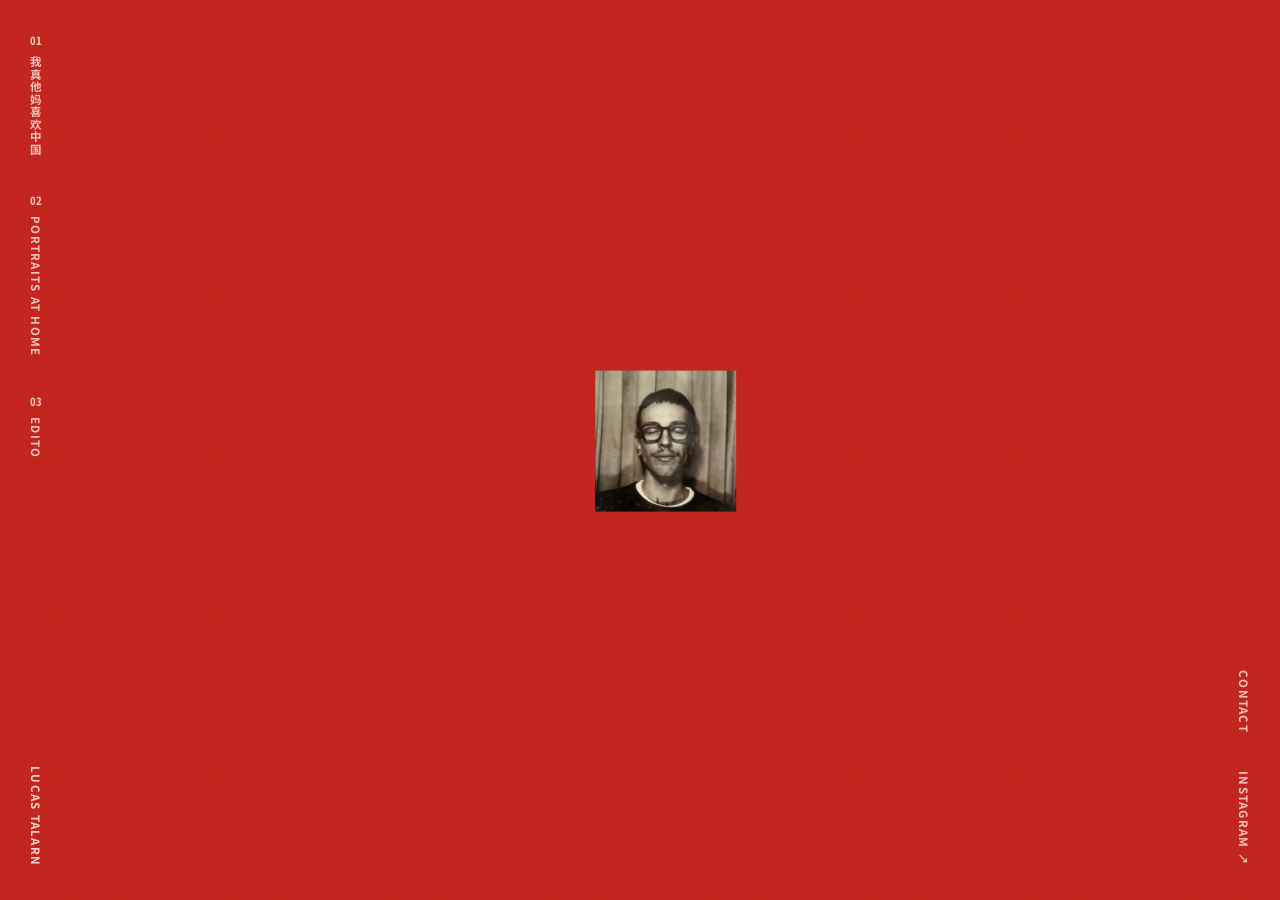
<file: index.html>
<!doctype html>
<html lang="fr">
<head>
<meta charset="utf-8">
<meta name="viewport" content="width=device-width, initial-scale=1, viewport-fit=cover">
<title>Lucas Talarn — Photographie</title>
<meta name="description" content="Lucas Talarn, photographe. 我真他妈喜欢中国.">
<link rel="canonical" href="https://denkidan.com/">
<meta property="og:type" content="website">
<meta property="og:title" content="Lucas Talarn">
<meta property="og:url" content="https://denkidan.com/">
<meta property="og:image" content="https://denkidan.com/assets/img/site/og.jpg">
<meta name="twitter:card" content="summary_large_image">
<meta property="og:site_name" content="Lucas Talarn">
<meta property="og:locale" content="fr_FR">
<meta property="og:description" content="Lucas Talarn, photographe. 我真他妈喜欢中国.">
<meta property="og:image:width" content="1200">
<meta property="og:image:height" content="630">
<meta name="twitter:title" content="Lucas Talarn">
<meta name="twitter:description" content="Lucas Talarn, photographe. 我真他妈喜欢中国.">
<meta name="twitter:image" content="https://denkidan.com/assets/img/site/og.jpg">
<meta name="theme-color" content="#C4261E">
<link rel="icon" href="/favicon.svg" type="image/svg+xml">
<link rel="preload" href="/assets/fonts/denkidan-700.woff" as="font" type="font/woff" crossorigin>
<link rel="stylesheet" href="/assets/css/site.css?v=8">
</head>
<body class="rouge page-accueil">
  <div class="grain" aria-hidden="true"></div>
  <h1 class="sr">Lucas Talarn, photographie</h1>

  <nav class="rail rail--g-haut" aria-label="Projets">
    <ul data-projets></ul>
    <noscript><a class="lnk v" href="/china/"><span class="idx">01</span><span class="zh" lang="zh-Hans">我真他妈喜欢中国</span></a></noscript>
  </nav>

  <div class="rail rail--g-bas">
    <span class="v nom">Lucas Talarn</span>
  </div>

  <nav class="rail rail--d-bas" aria-label="Contact">
    <a class="lnk v" href="/contact/">Contact</a>
    <a class="lnk v" href="https://www.instagram.com/denkidan/" data-instagram target="_blank" rel="noopener">Instagram ↗</a>
  </nav>

  <div class="apercu" aria-hidden="true">
    <img class="on" src="/assets/img/site/photomaton.jpg?c=srgb" fetchpriority="high" width="680" height="680" alt="">
    <img src="/assets/img/site/photomaton.jpg?c=srgb" width="680" height="680" alt="">
  </div>

  <script src="/assets/js/projects.js?v=8"></script>
  <script src="/assets/js/site.js?v=8"></script>
</body>
</html>
</file>
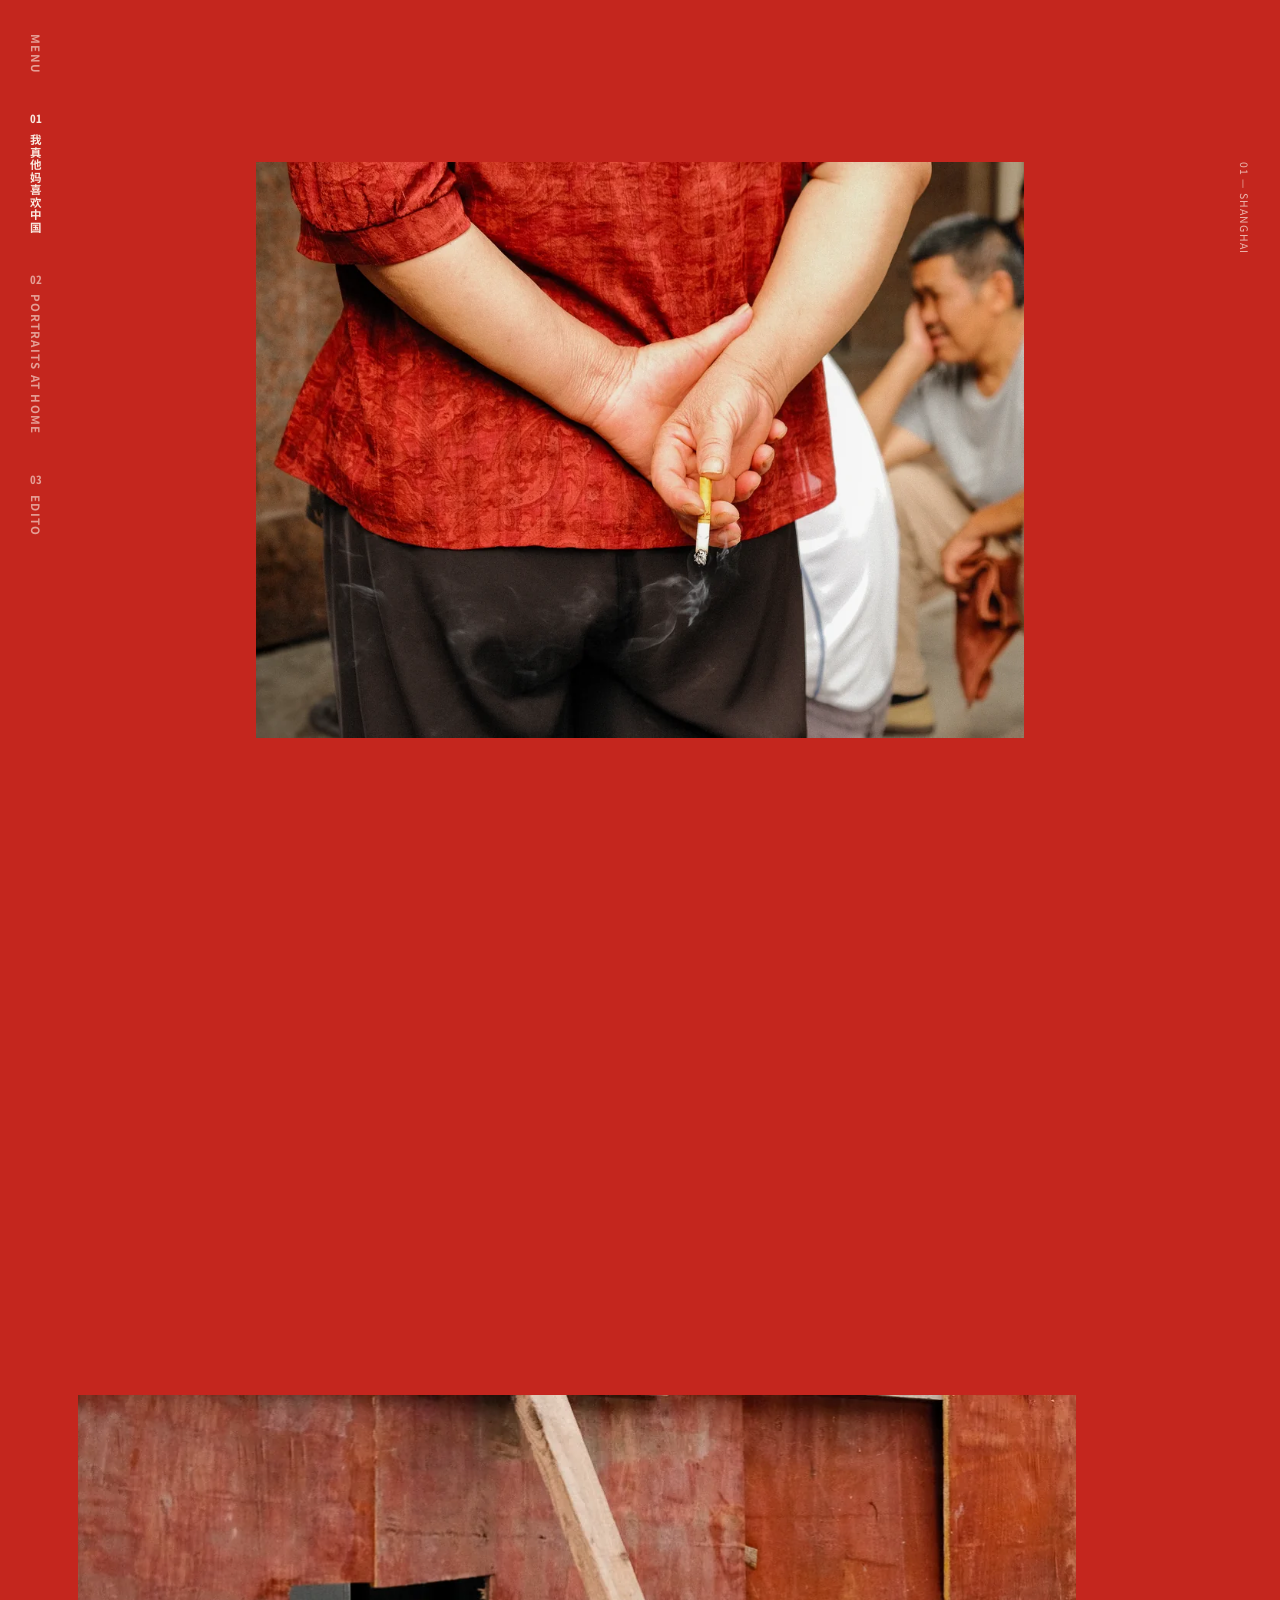
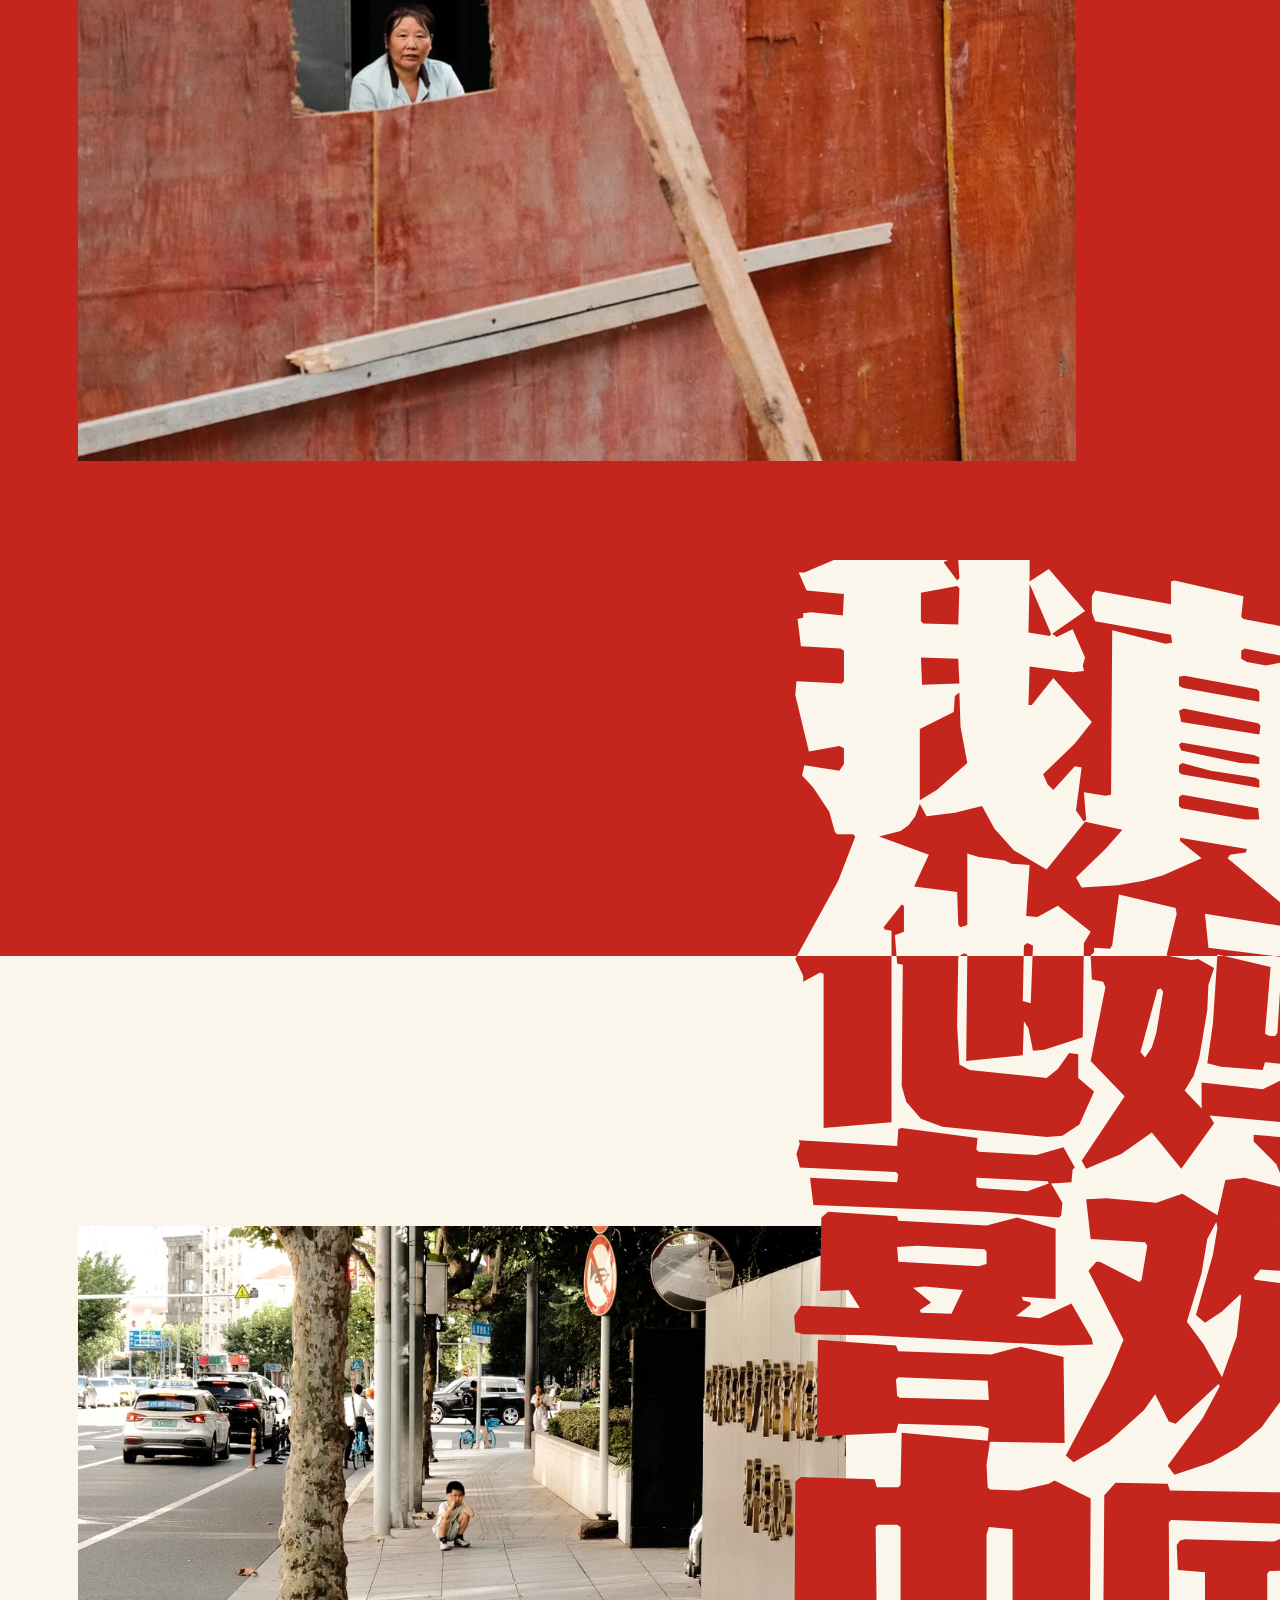
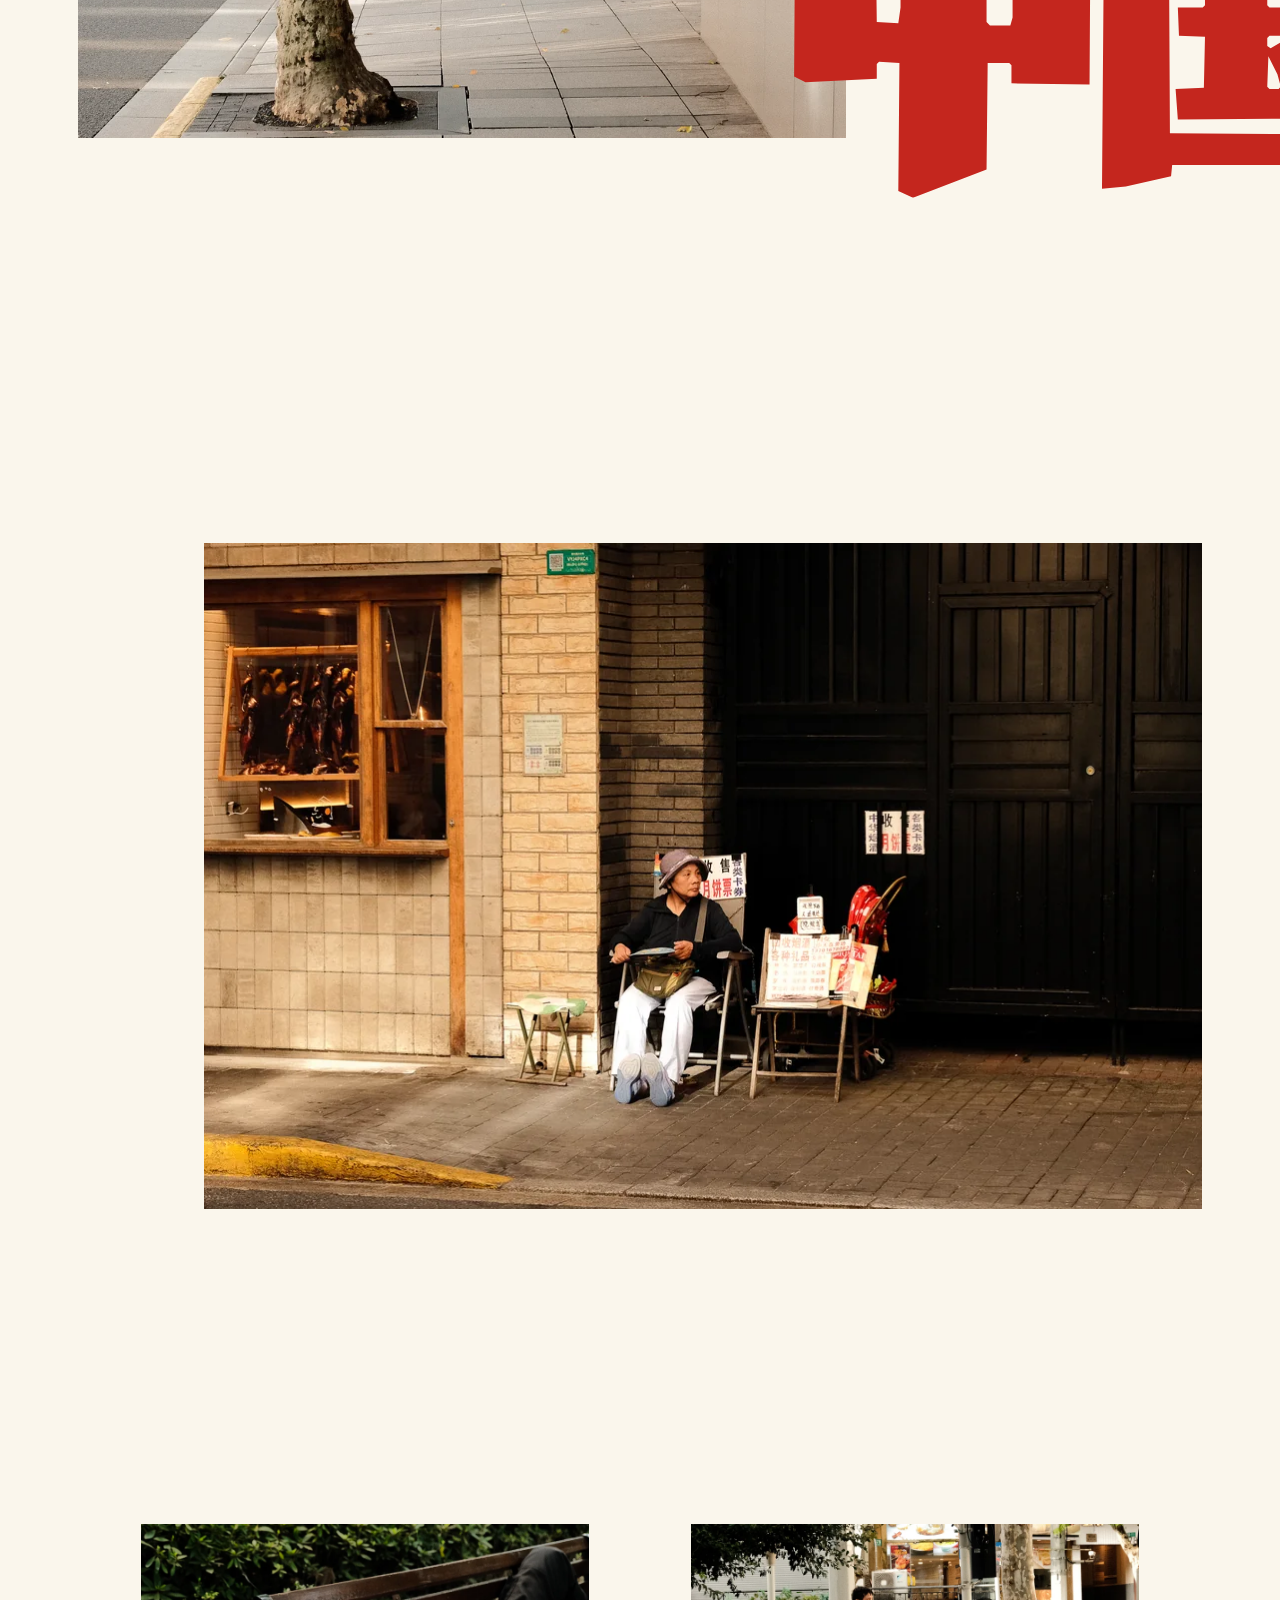
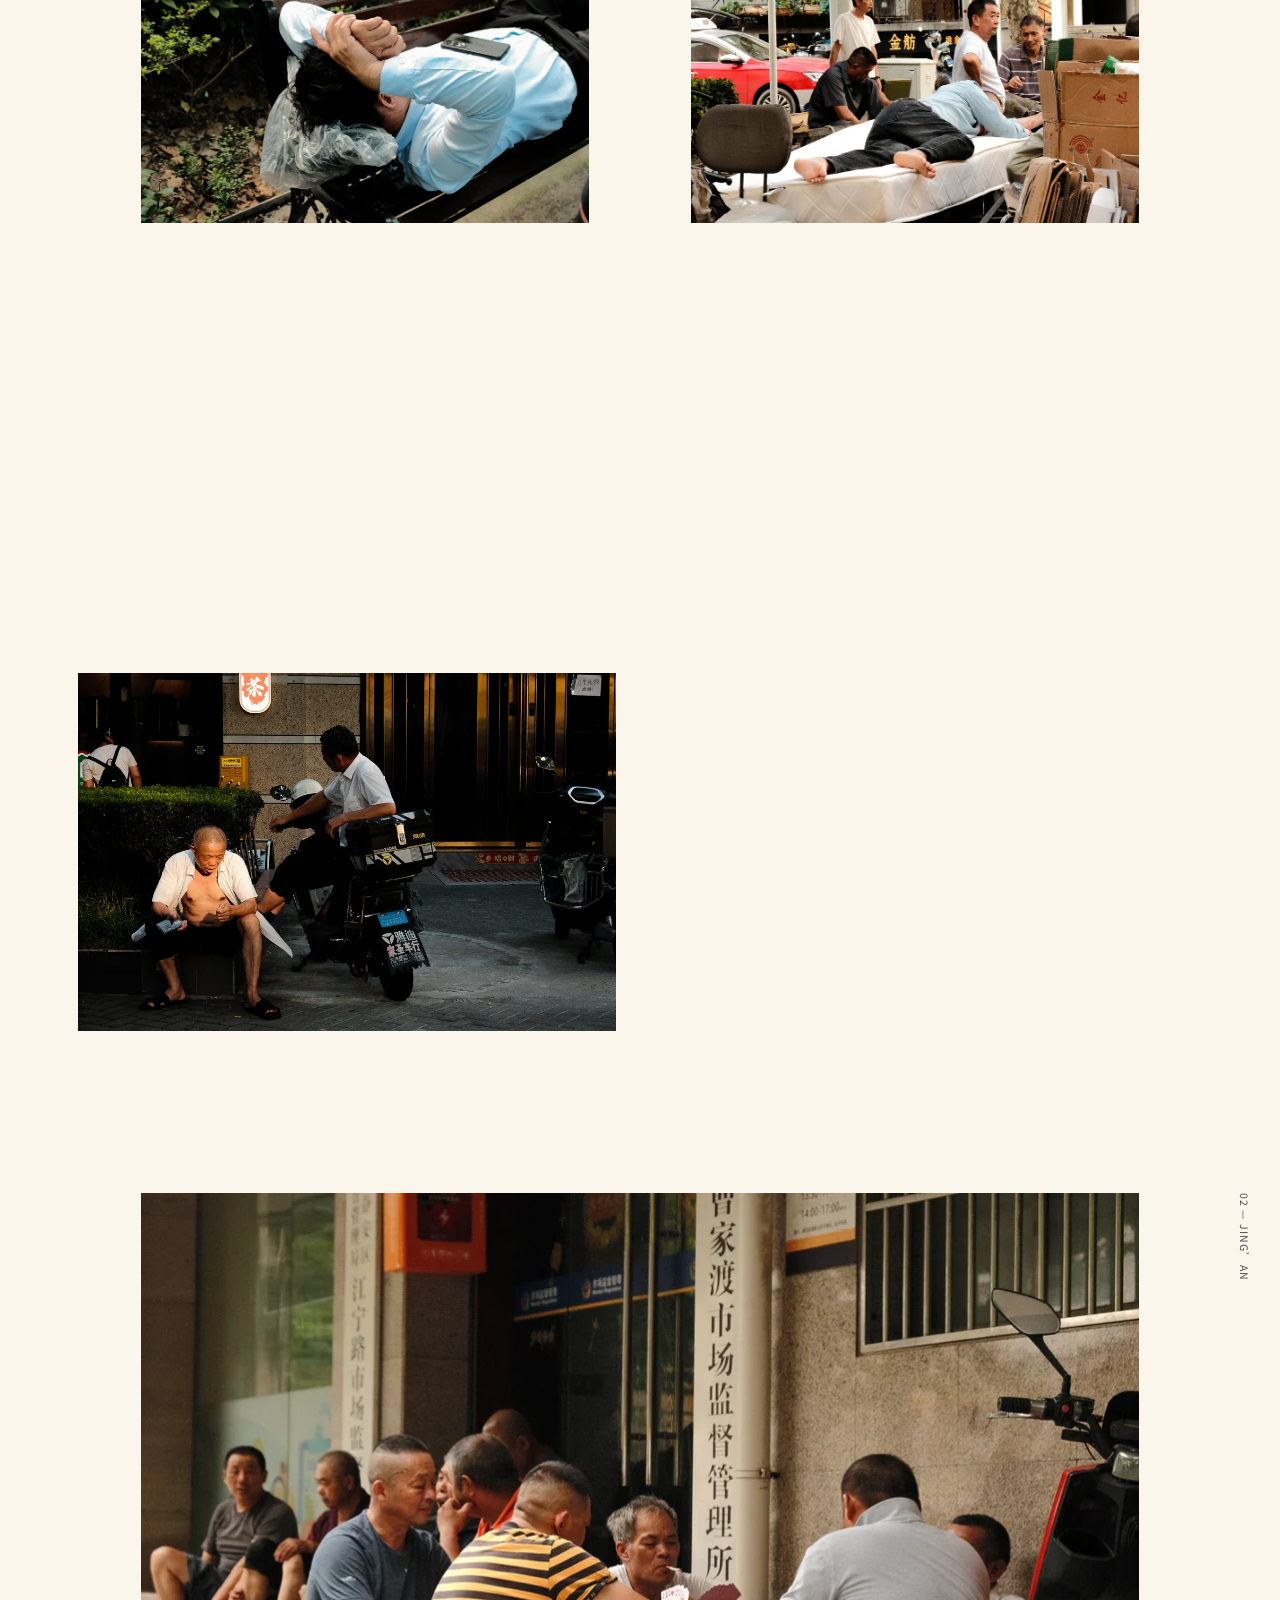
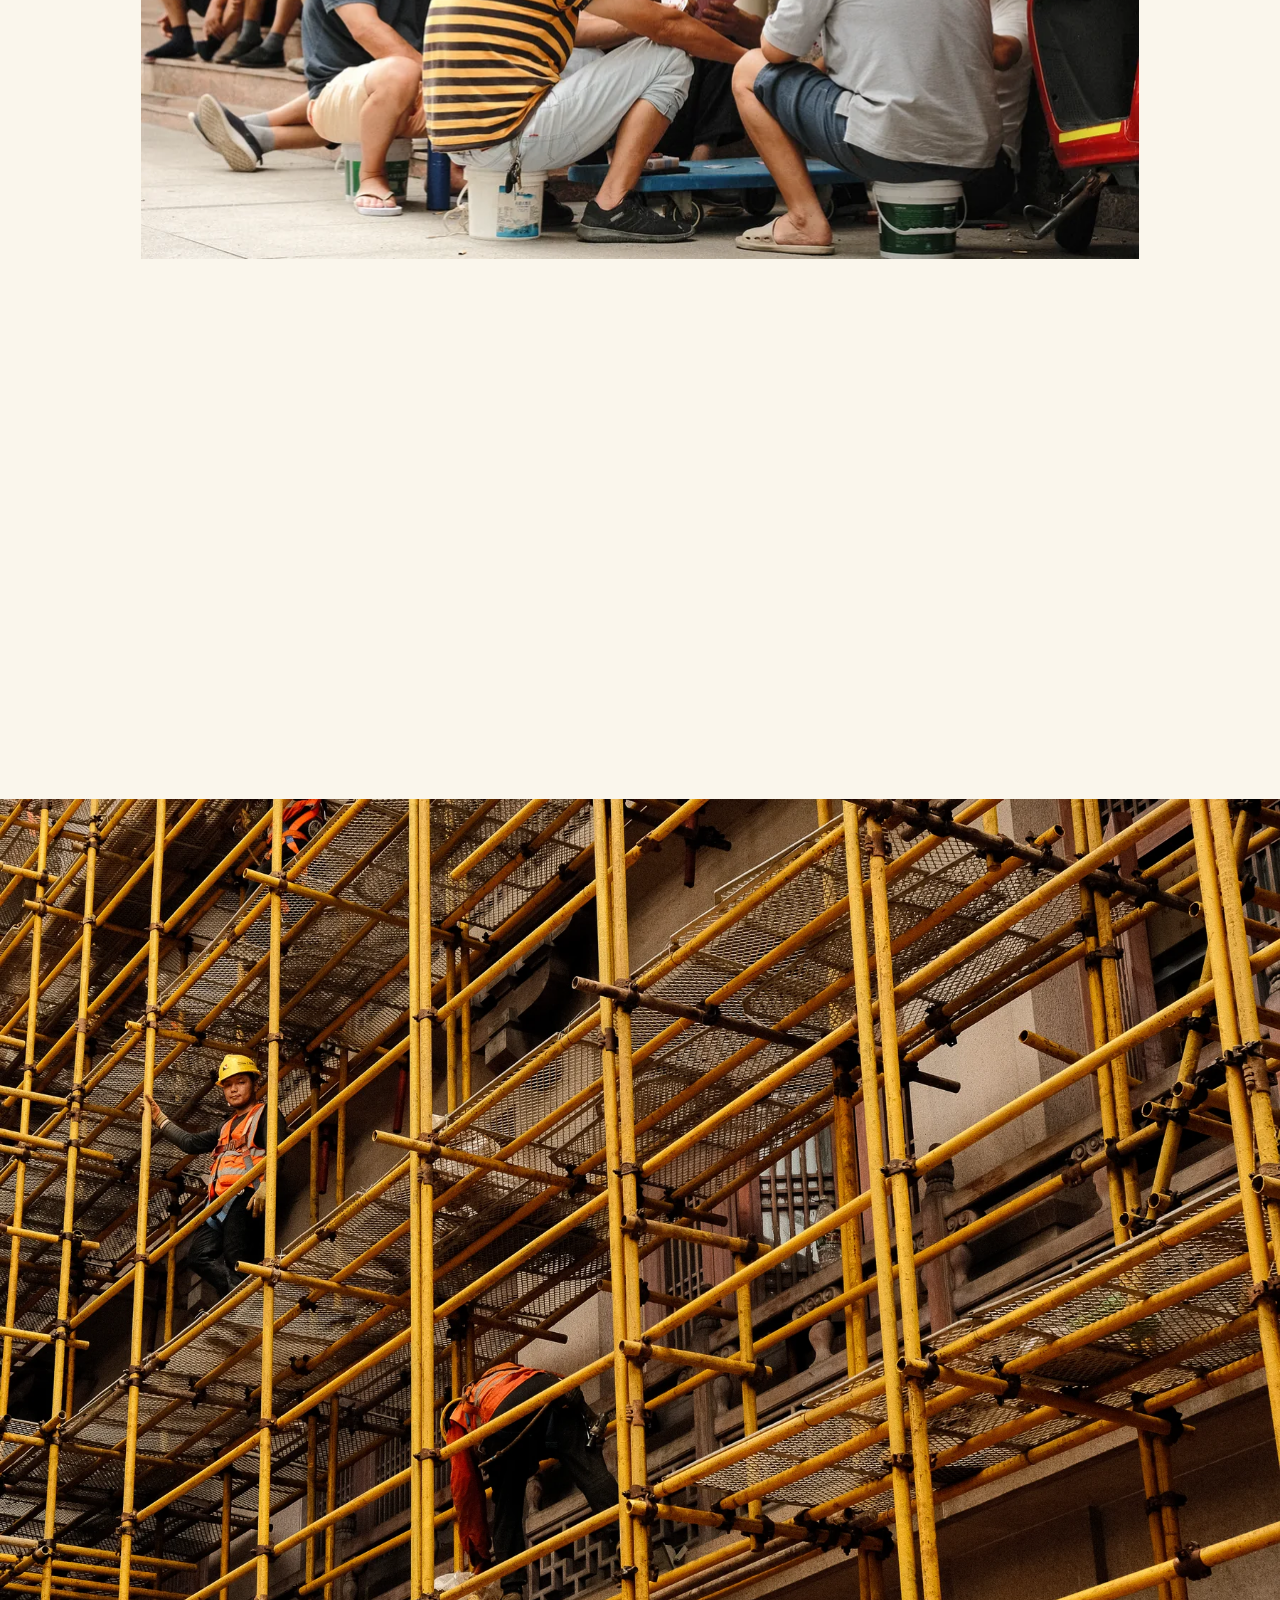
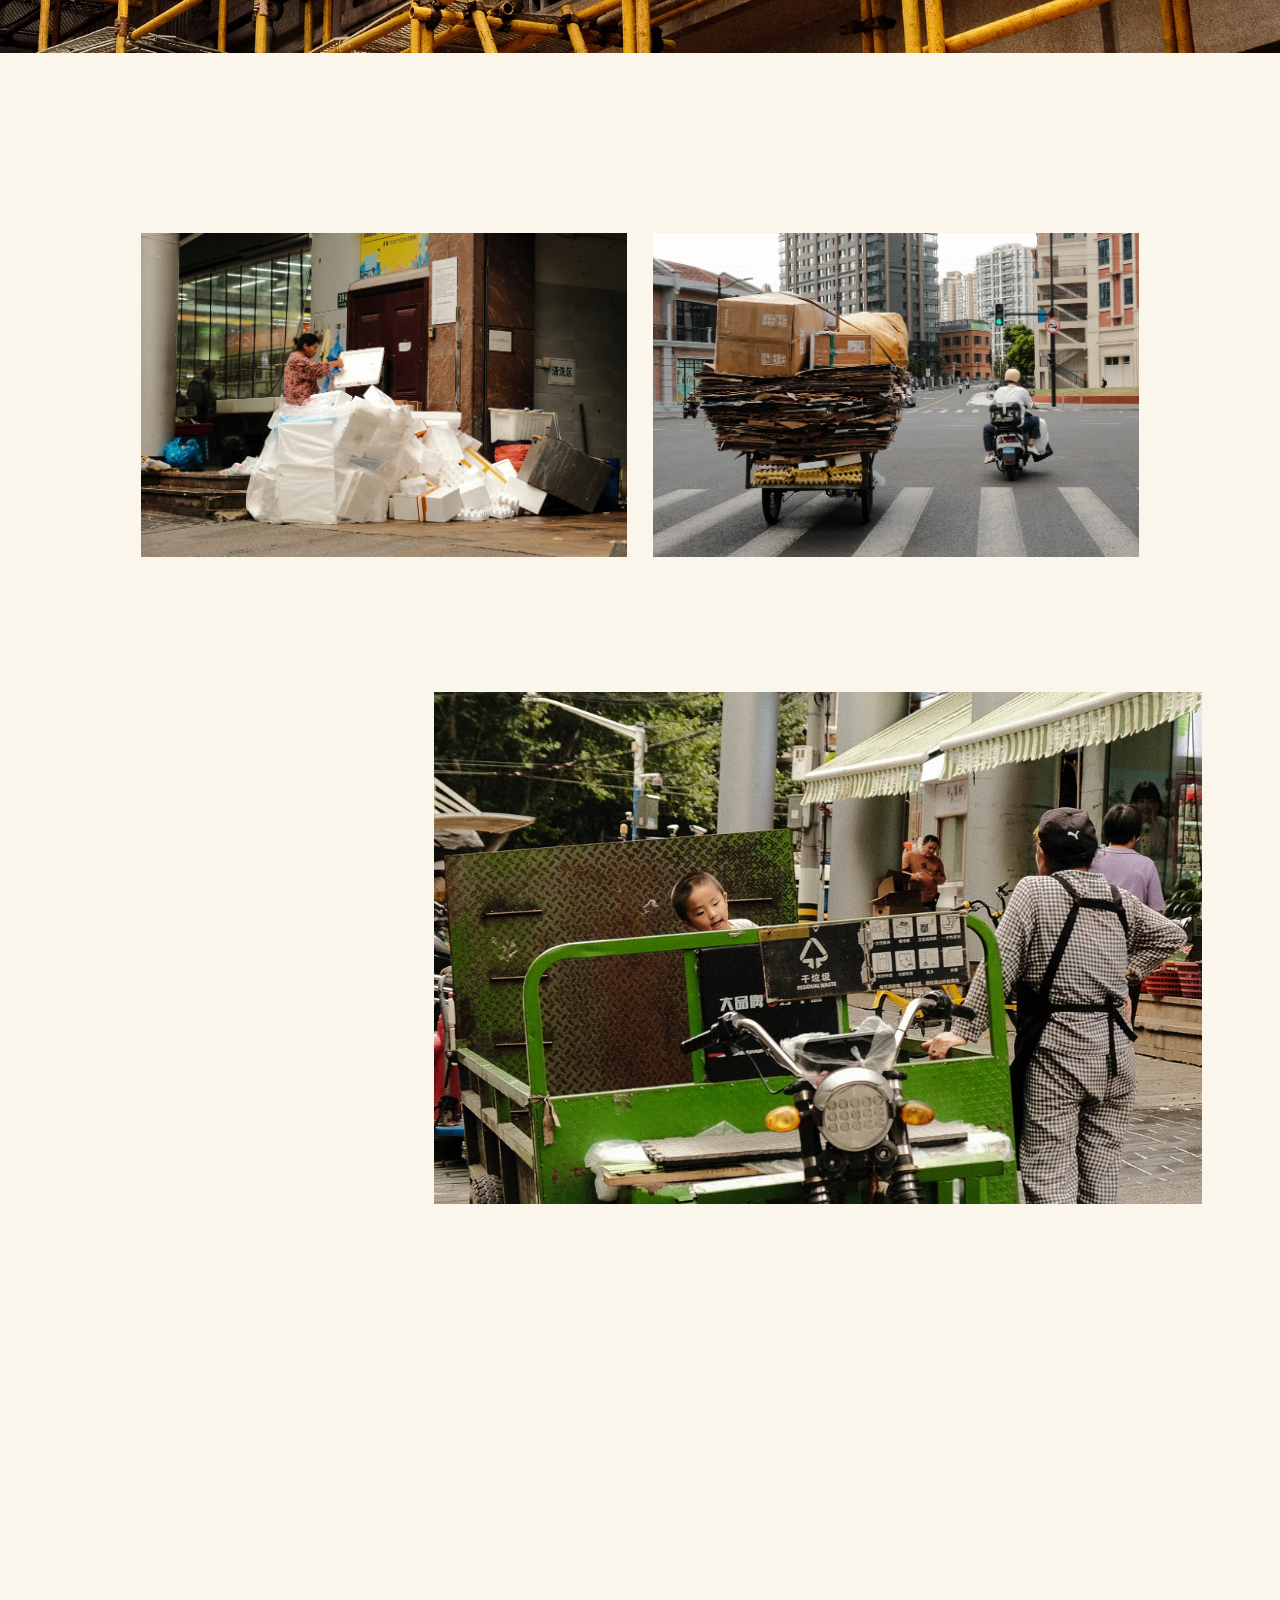
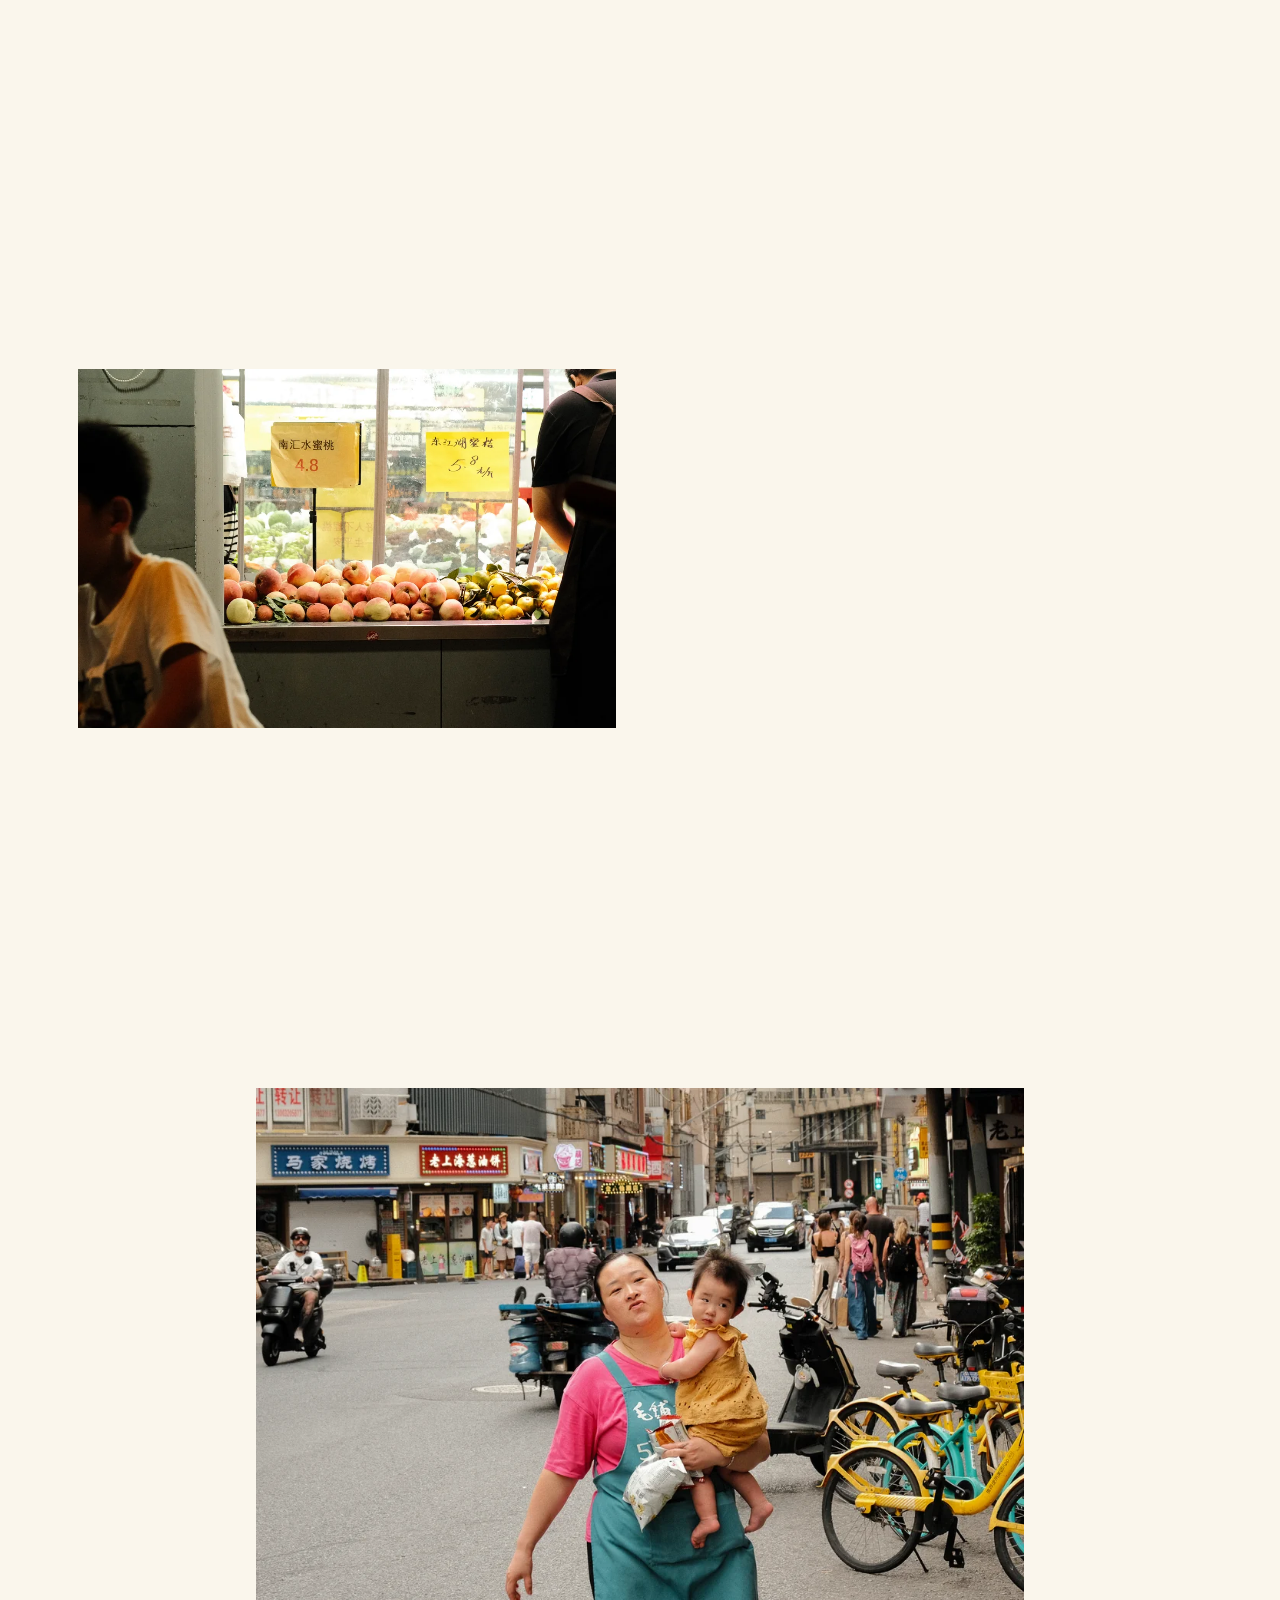
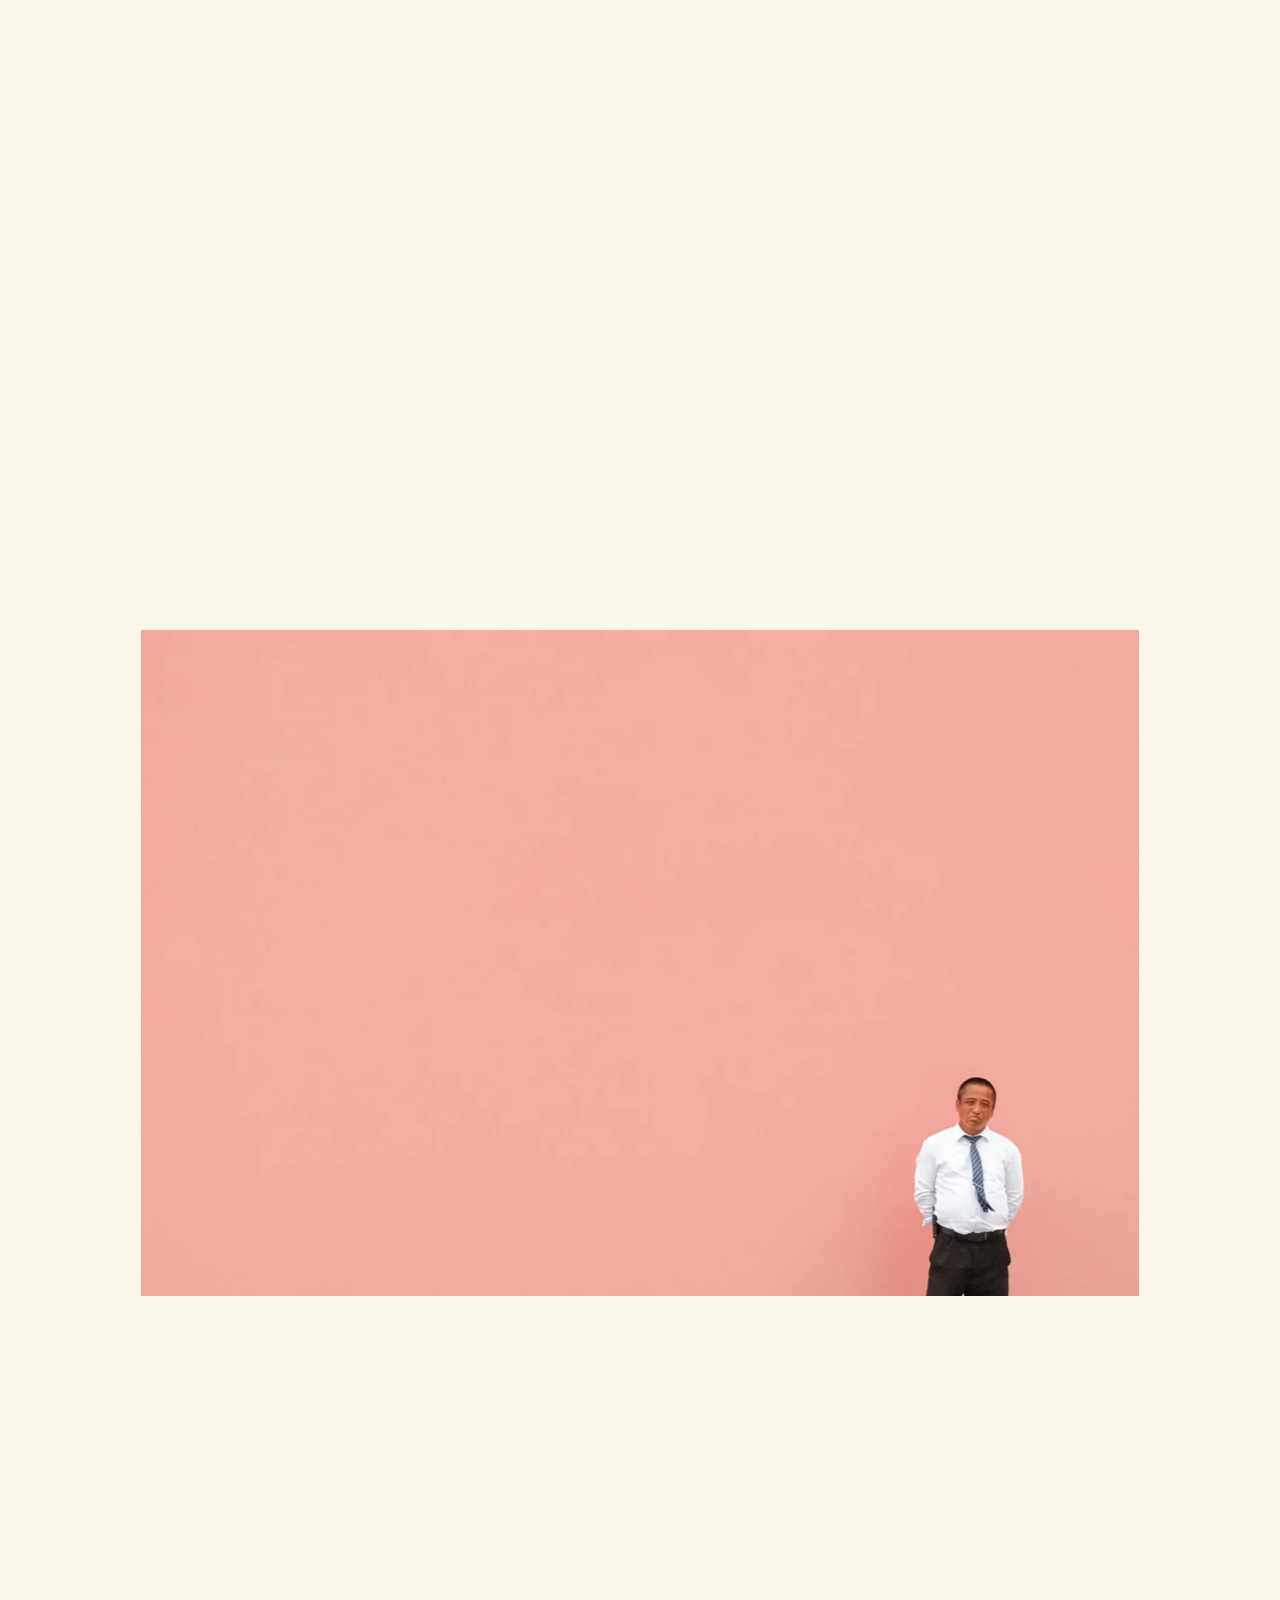
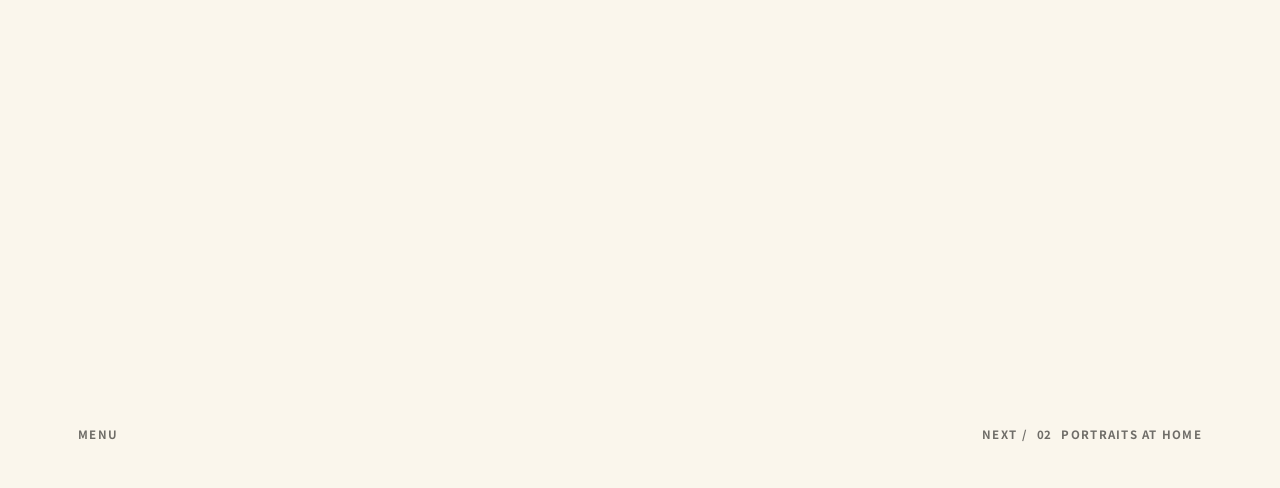
<file: china/index.html>
<!doctype html>
<html lang="fr">
<head>
<meta charset="utf-8">
<meta name="viewport" content="width=device-width, initial-scale=1, viewport-fit=cover">
<title>我真他妈喜欢中国 — Lucas Talarn</title>
<meta name="description" content="我真他妈喜欢中国 — photographies de Lucas Talarn, Chine.">
<link rel="canonical" href="https://denkidan.com/china/">
<meta property="og:type" content="article">
<meta property="og:title" content="我真他妈喜欢中国 — Lucas Talarn">
<meta property="og:url" content="https://denkidan.com/china/">
<meta property="og:image" content="https://denkidan.com/assets/img/china/og.jpg">
<meta name="twitter:card" content="summary_large_image">
<meta property="og:site_name" content="Lucas Talarn">
<meta property="og:locale" content="fr_FR">
<meta property="og:description" content="我真他妈喜欢中国 — photographies de Lucas Talarn, Chine.">
<meta property="og:image:width" content="1200">
<meta property="og:image:height" content="630">
<meta name="twitter:title" content="我真他妈喜欢中国 — Lucas Talarn">
<meta name="twitter:description" content="我真他妈喜欢中国 — photographies de Lucas Talarn, Chine.">
<meta name="twitter:image" content="https://denkidan.com/assets/img/china/og.jpg">
<meta name="theme-color" content="#C4261E">
<link rel="icon" href="/favicon.svg" type="image/svg+xml">
<link rel="preload" href="/assets/fonts/denkidan-400.woff" as="font" type="font/woff" crossorigin>
<link rel="preload" href="/assets/fonts/denkidan-700.woff" as="font" type="font/woff" crossorigin>
<link rel="stylesheet" href="/assets/css/site.css?v=8">
</head>
<!-- Pour un nouveau projet : copier ce dossier, changer data-slug et le <title>. Le contenu vient de /assets/js/projects.js -->
<body class="papier page-projet" data-slug="china">

  <nav class="rail rail--g-haut ui" aria-label="Navigation">
    <a class="lnk v" href="/">Menu</a>
    <ul data-projets-simples></ul>
  </nav>

  <main>
    <h1 class="sr"><span lang="zh-Hans">我真他妈喜欢中国</span> — photographies de Lucas Talarn</h1>
    <div class="seq">
      <div data-sequence></div>
      <div class="fin" data-suivant></div>
    </div>
  </main>

  <noscript><p style="padding:24px">Ce site a besoin de JavaScript pour afficher les photographies. <a href="/">Retour</a></p></noscript>
  <script src="/assets/js/projects.js?v=8"></script>
  <script src="/assets/js/site.js?v=8"></script>
</body>
</html>
</file>
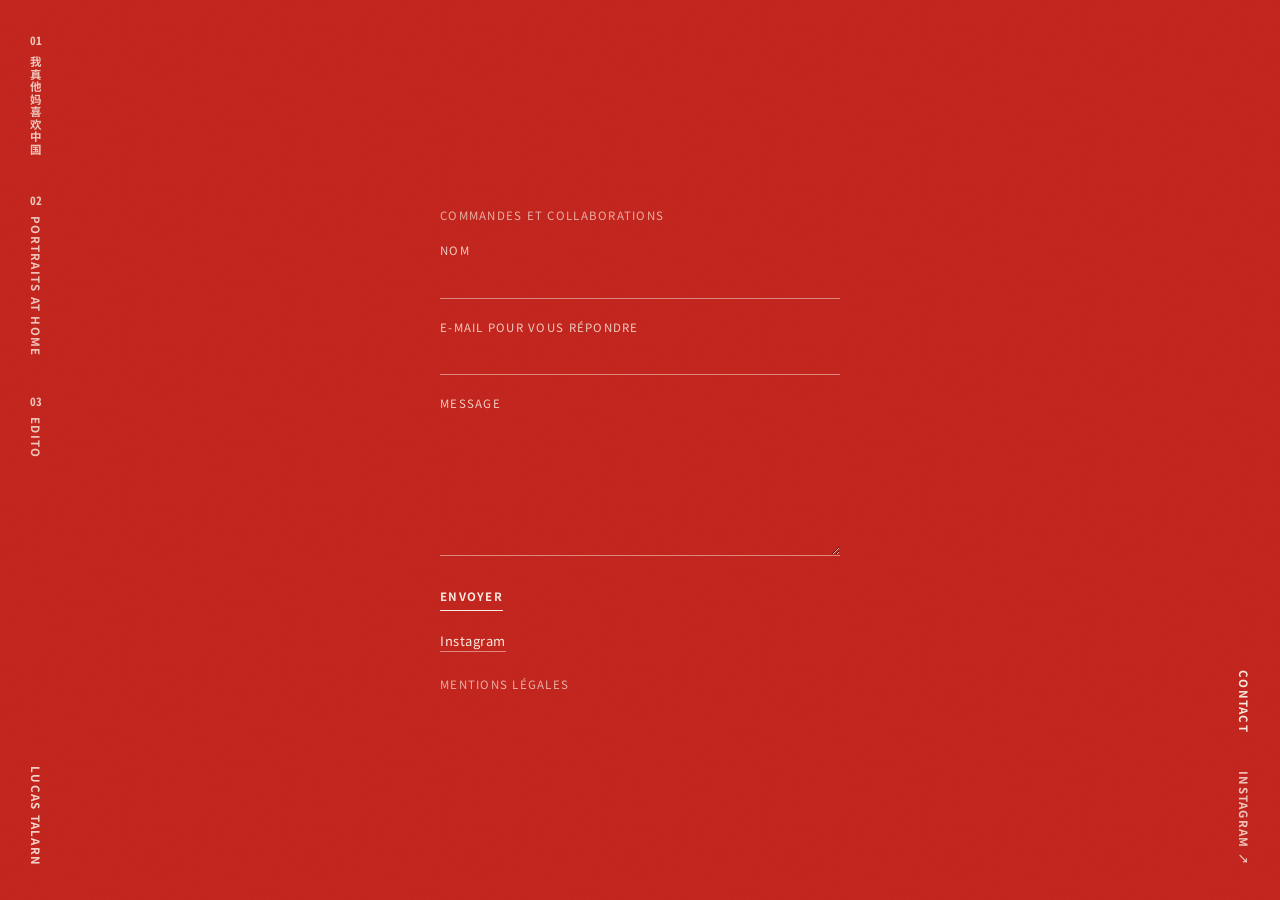
<file: contact/index.html>
<!doctype html>
<html lang="fr">
<head>
<meta charset="utf-8">
<meta name="viewport" content="width=device-width, initial-scale=1, viewport-fit=cover">
<title>Contact — Lucas Talarn</title>
<meta name="description" content="Contacter Lucas Talarn, photographe : commandes et collaborations.">
<link rel="canonical" href="https://denkidan.com/contact/">
<meta property="og:site_name" content="Lucas Talarn">
<meta property="og:locale" content="fr_FR">
<meta property="og:type" content="website">
<meta property="og:title" content="Contact — Lucas Talarn">
<meta property="og:description" content="Contacter Lucas Talarn, photographe : commandes et collaborations.">
<meta property="og:url" content="https://denkidan.com/contact/">
<meta property="og:image" content="https://denkidan.com/assets/img/site/og.jpg">
<meta property="og:image:width" content="1200">
<meta property="og:image:height" content="630">
<meta name="twitter:card" content="summary_large_image">
<meta name="twitter:title" content="Contact — Lucas Talarn">
<meta name="twitter:description" content="Contacter Lucas Talarn, photographe : commandes et collaborations.">
<meta name="twitter:image" content="https://denkidan.com/assets/img/site/og.jpg">
<meta name="theme-color" content="#C4261E">
<link rel="icon" href="/favicon.svg" type="image/svg+xml">
<link rel="preload" href="/assets/fonts/denkidan-400.woff" as="font" type="font/woff" crossorigin>
<link rel="preload" href="/assets/fonts/denkidan-700.woff" as="font" type="font/woff" crossorigin>
<link rel="stylesheet" href="/assets/css/site.css?v=8">
</head>
<body class="rouge page-contact">
  <div class="grain" aria-hidden="true"></div>

  <nav class="rail rail--g-haut" aria-label="Projets">
    <ul data-projets-simples></ul>
  </nav>
  <div class="rail rail--g-bas">
    <a class="v nom" href="/">Lucas Talarn</a>
  </div>
  <nav class="rail rail--d-bas" aria-label="Contact">
    <a class="lnk v" href="/contact/" aria-current="page">Contact</a>
    <a class="lnk v" href="https://www.instagram.com/denkidan/" data-instagram target="_blank" rel="noopener">Instagram ↗</a>
  </nav>

  <main class="bloc-centre">
    <h1 class="sr">Contact</h1>
    <h2 class="lab">Commandes et collaborations</h2>

    <!-- Envoyé par Netlify Forms : chaque message arrive par e-mail, l'adresse reste privée -->
    <form class="contact-form" name="contact" method="POST" action="/contact/merci/" data-netlify="true" netlify-honeypot="bot-field" data-contact>
      <input type="hidden" name="form-name" value="contact">
      <p class="cf-piege" aria-hidden="true"><label>Ne pas remplir <input name="bot-field" tabindex="-1" autocomplete="off"></label></p>
      <div class="cf-champ">
        <label class="lab" for="cf-nom">Nom</label>
        <input class="cf-input" id="cf-nom" name="nom" type="text" autocomplete="name" required>
      </div>
      <div class="cf-champ">
        <label class="lab" for="cf-email">E-mail pour vous répondre</label>
        <input class="cf-input" id="cf-email" name="email" type="email" autocomplete="email" inputmode="email" required>
      </div>
      <div class="cf-champ">
        <label class="lab" for="cf-message">Message</label>
        <textarea class="cf-input" id="cf-message" name="message" rows="6" required></textarea>
      </div>
      <button class="cf-envoyer" type="submit">Envoyer</button>
    </form>
    <p class="cf-etat" data-contact-etat role="status" tabindex="-1"></p>

    <a href="https://www.instagram.com/denkidan/" data-instagram target="_blank" rel="noopener">Instagram</a>
    <a class="lab" href="/mentions-legales/" style="border:0;margin-top:10px">Mentions légales</a>
  </main>

  <script src="/assets/js/projects.js?v=8"></script>
  <script src="/assets/js/site.js?v=8"></script>
</body>
</html>
</file>
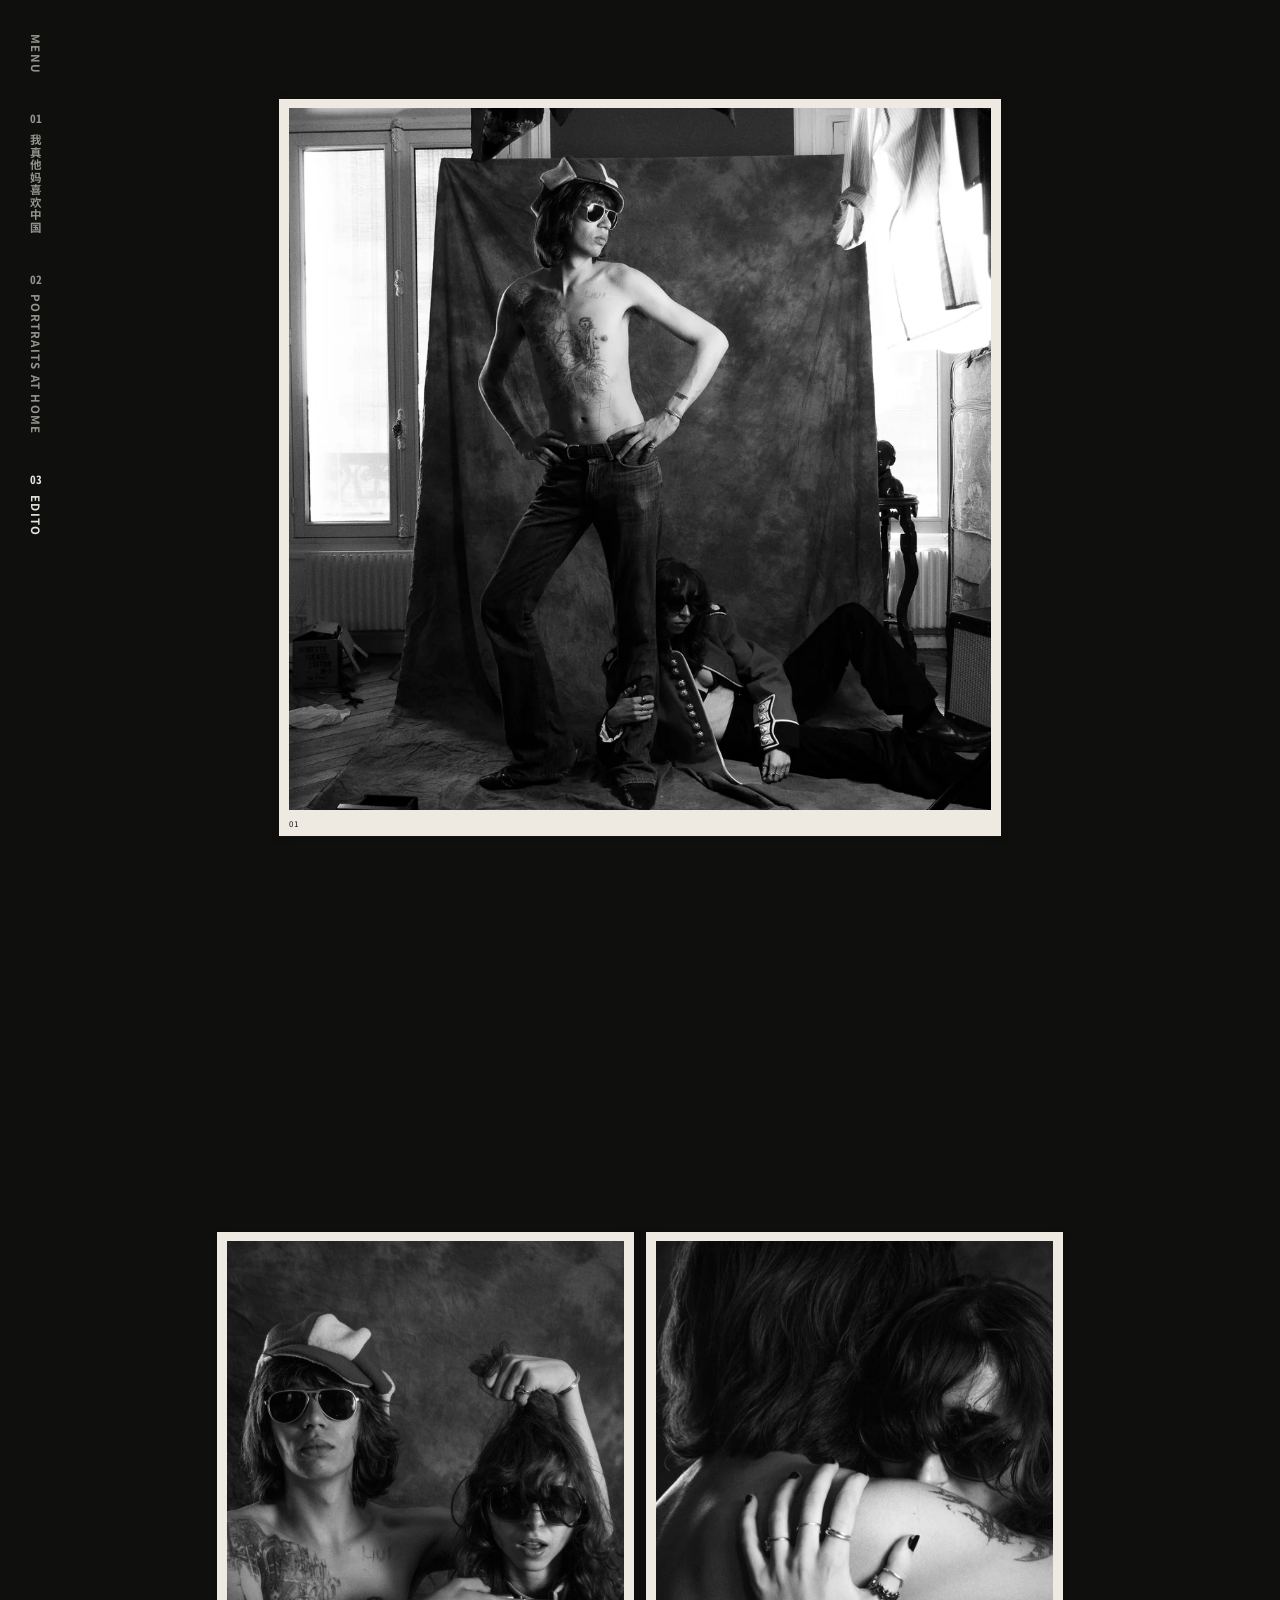
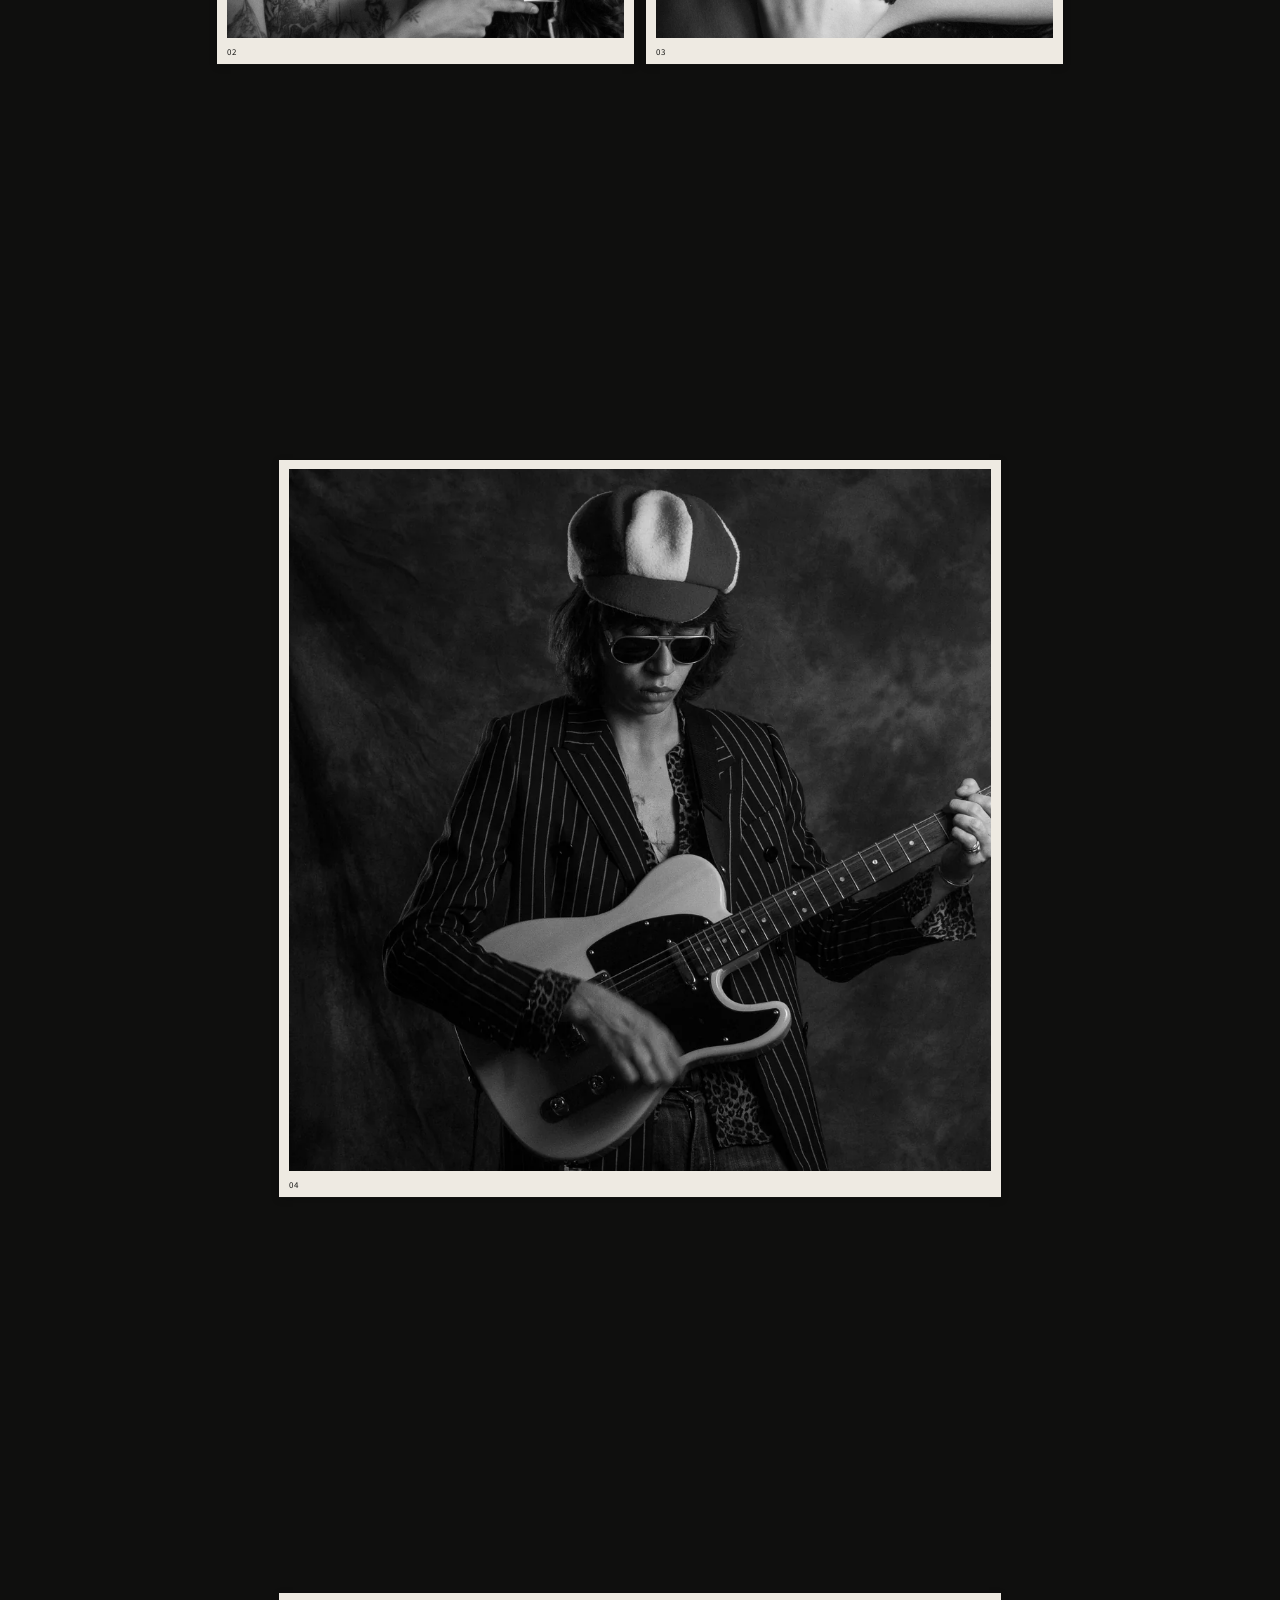
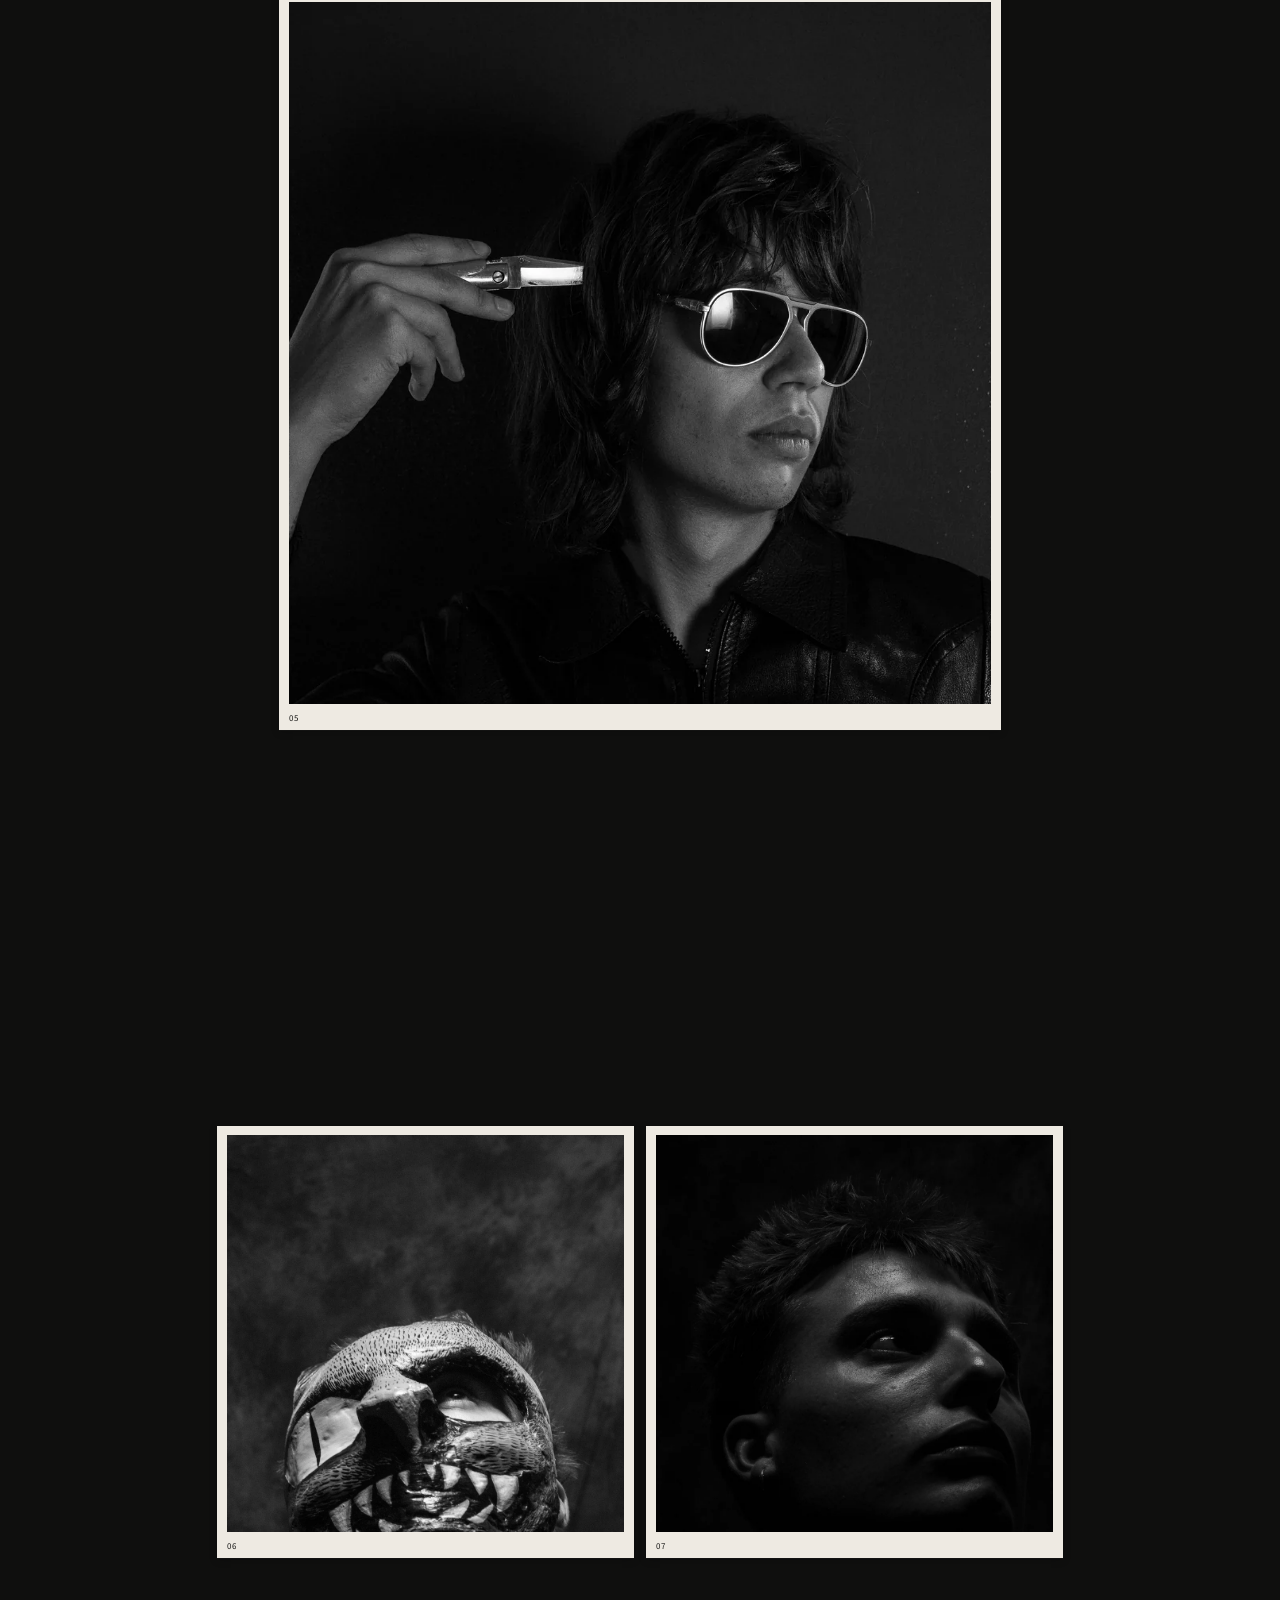
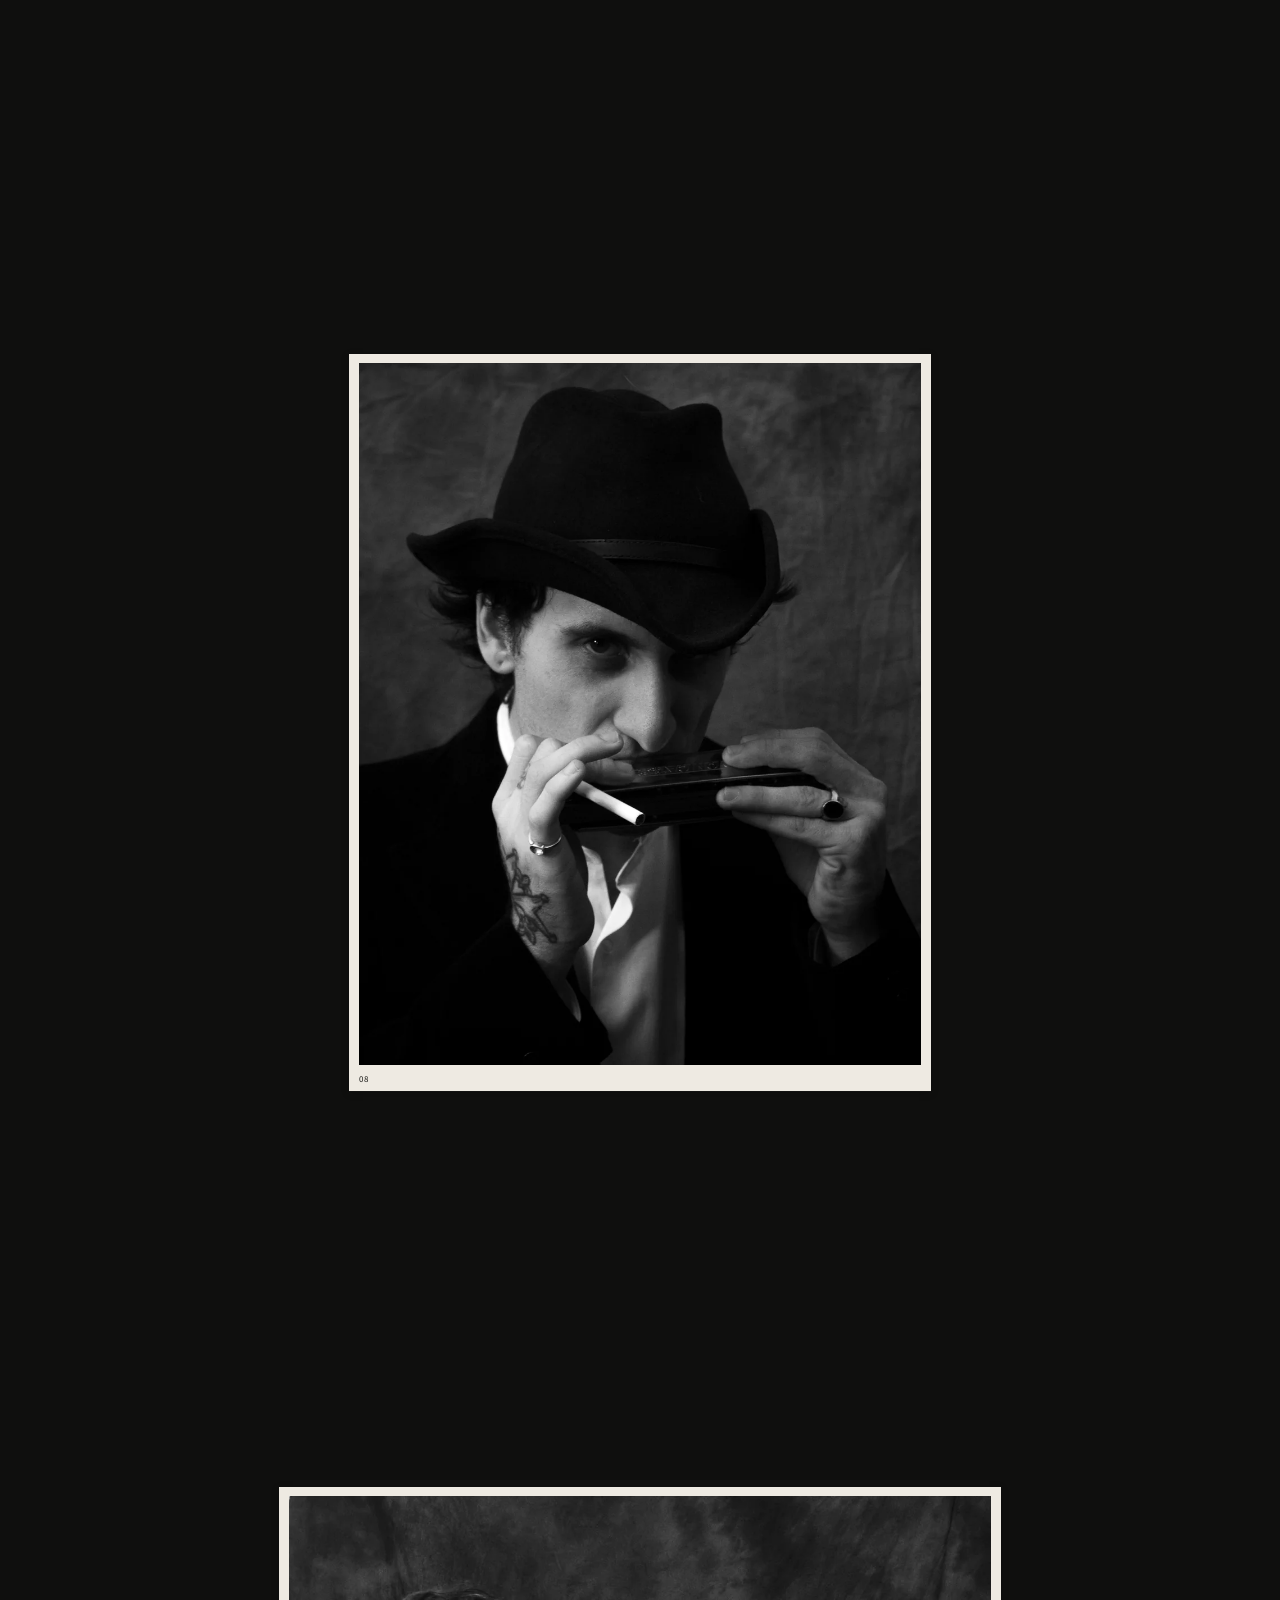
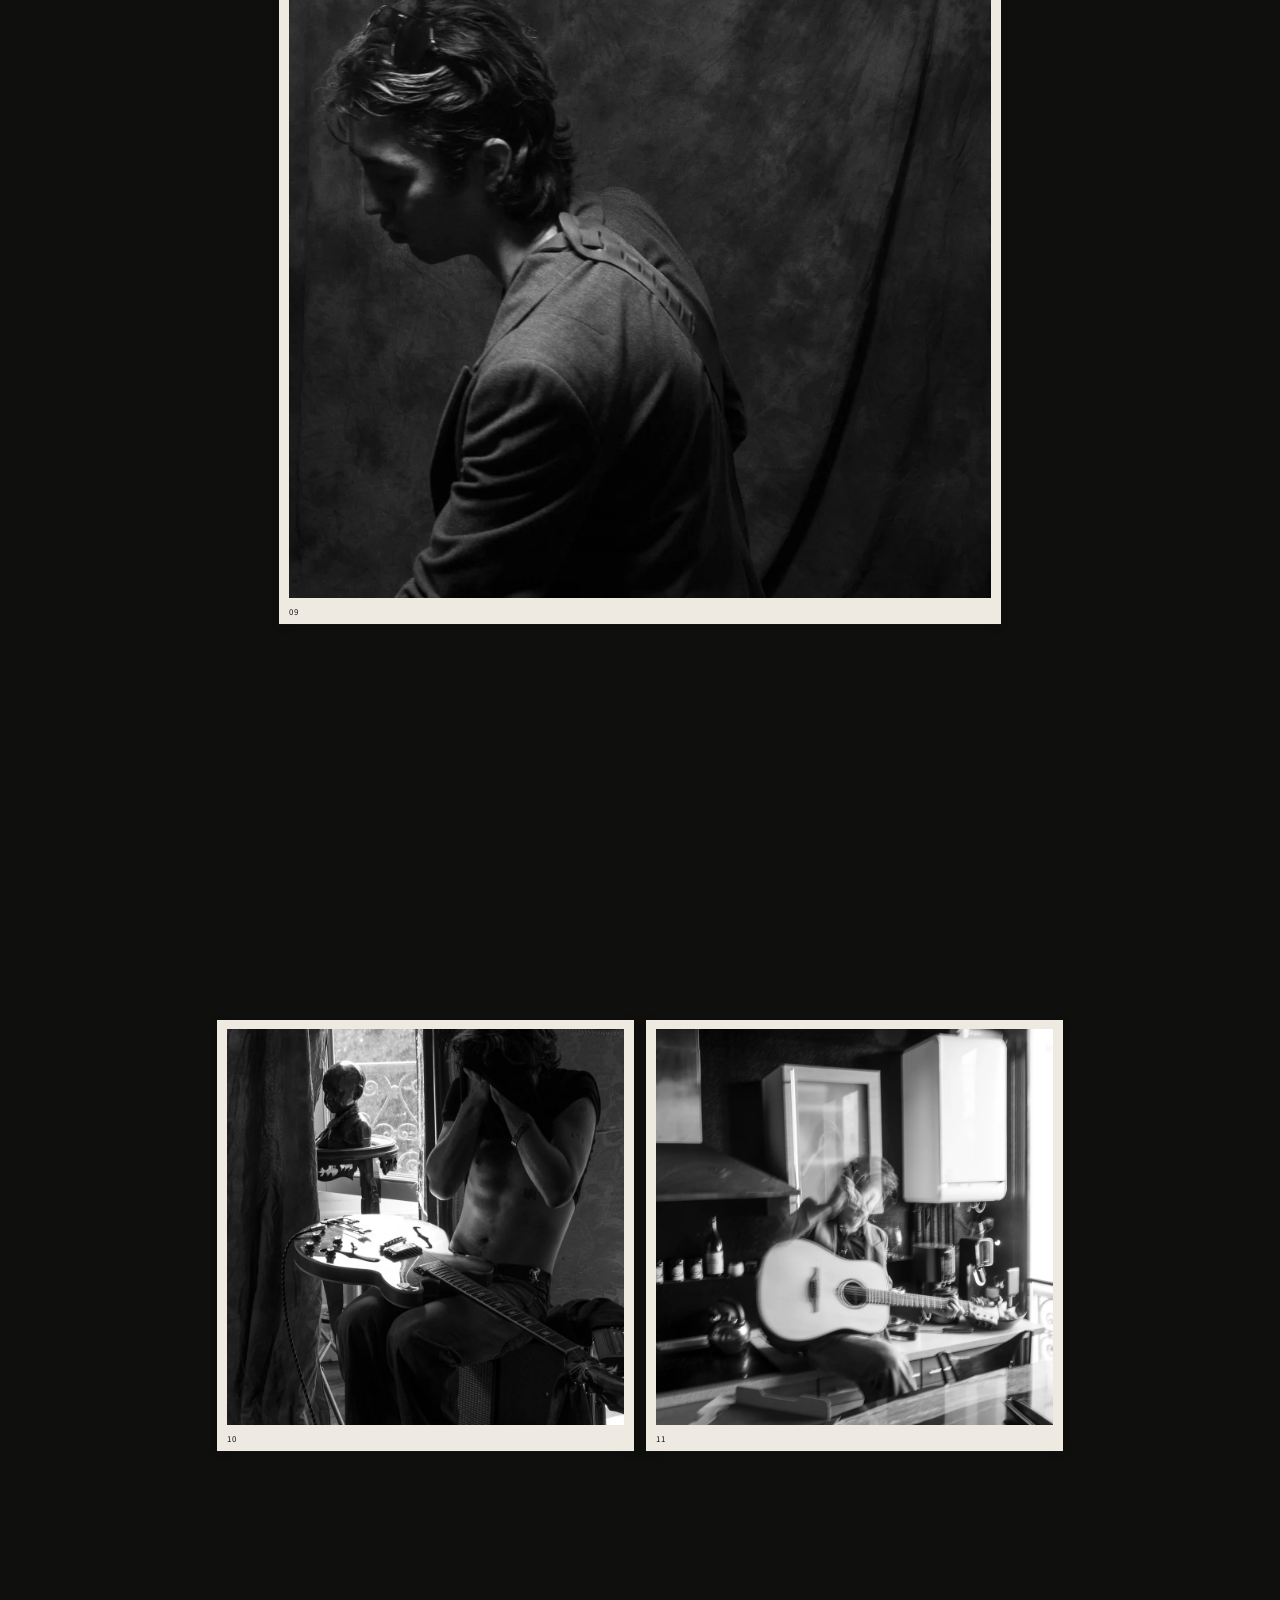
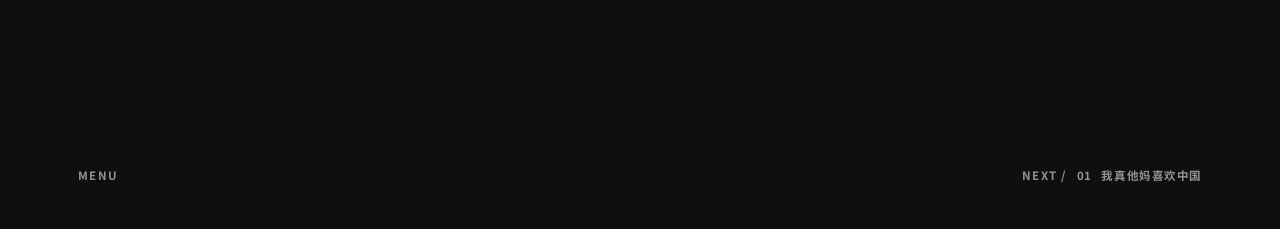
<file: edito/index.html>
<!doctype html>
<html lang="fr">
<head>
<meta charset="utf-8">
<meta name="viewport" content="width=device-width, initial-scale=1, viewport-fit=cover">
<title>Edito — Lucas Talarn</title>
<meta name="description" content="Edito — photographies de Lucas Talarn.">
<link rel="canonical" href="https://denkidan.com/edito/">
<meta property="og:type" content="article">
<meta property="og:title" content="Edito — Lucas Talarn">
<meta property="og:url" content="https://denkidan.com/edito/">
<meta property="og:image" content="https://denkidan.com/assets/img/edito/og.jpg">
<meta name="twitter:card" content="summary_large_image">
<meta property="og:site_name" content="Lucas Talarn">
<meta property="og:locale" content="fr_FR">
<meta property="og:description" content="Edito — photographies de Lucas Talarn.">
<meta property="og:image:width" content="1200">
<meta property="og:image:height" content="630">
<meta name="twitter:title" content="Edito — Lucas Talarn">
<meta name="twitter:description" content="Edito — photographies de Lucas Talarn.">
<meta name="twitter:image" content="https://denkidan.com/assets/img/edito/og.jpg">
<meta name="theme-color" content="#0F0F0E">
<link rel="icon" href="/favicon.svg" type="image/svg+xml">
<link rel="preload" href="/assets/fonts/denkidan-400.woff" as="font" type="font/woff" crossorigin>
<link rel="preload" href="/assets/fonts/denkidan-700.woff" as="font" type="font/woff" crossorigin>
<link rel="stylesheet" href="/assets/css/site.css?v=8">
</head>
<!-- Pour un nouveau projet : copier ce dossier, changer data-slug et le <title>. Le contenu vient de /assets/js/projects.js -->
<body class="edito page-projet" data-slug="edito">

  <nav class="rail rail--g-haut ui" aria-label="Navigation">
    <a class="lnk v" href="/">Menu</a>
    <ul data-projets-simples></ul>
  </nav>

  <main>
    <h1 class="sr"><span lang="en">Edito</span> — photographies de Lucas Talarn</h1>
    <div class="seq">
      <div data-sequence></div>
      <div class="fin" data-suivant></div>
    </div>
  </main>

  <!-- Le tirage rapproché : un seul calque pour toute la page -->
  <div class="proof-preview" data-proof-preview aria-hidden="true">
    <figure class="proof">
      <div class="proof-preview__photo">
        <img class="proof-preview__img" alt="">
        <img class="proof-preview__old is-gone" alt="">
      </div>
      <span class="nb" data-proof-no></span>
    </figure>
  </div>

  <noscript><p style="padding:24px">Ce site a besoin de JavaScript pour afficher les photographies. <a href="/">Retour</a></p></noscript>
  <script src="/assets/js/projects.js?v=8"></script>
  <script src="/assets/js/site.js?v=8"></script>
</body>
</html>
</file>
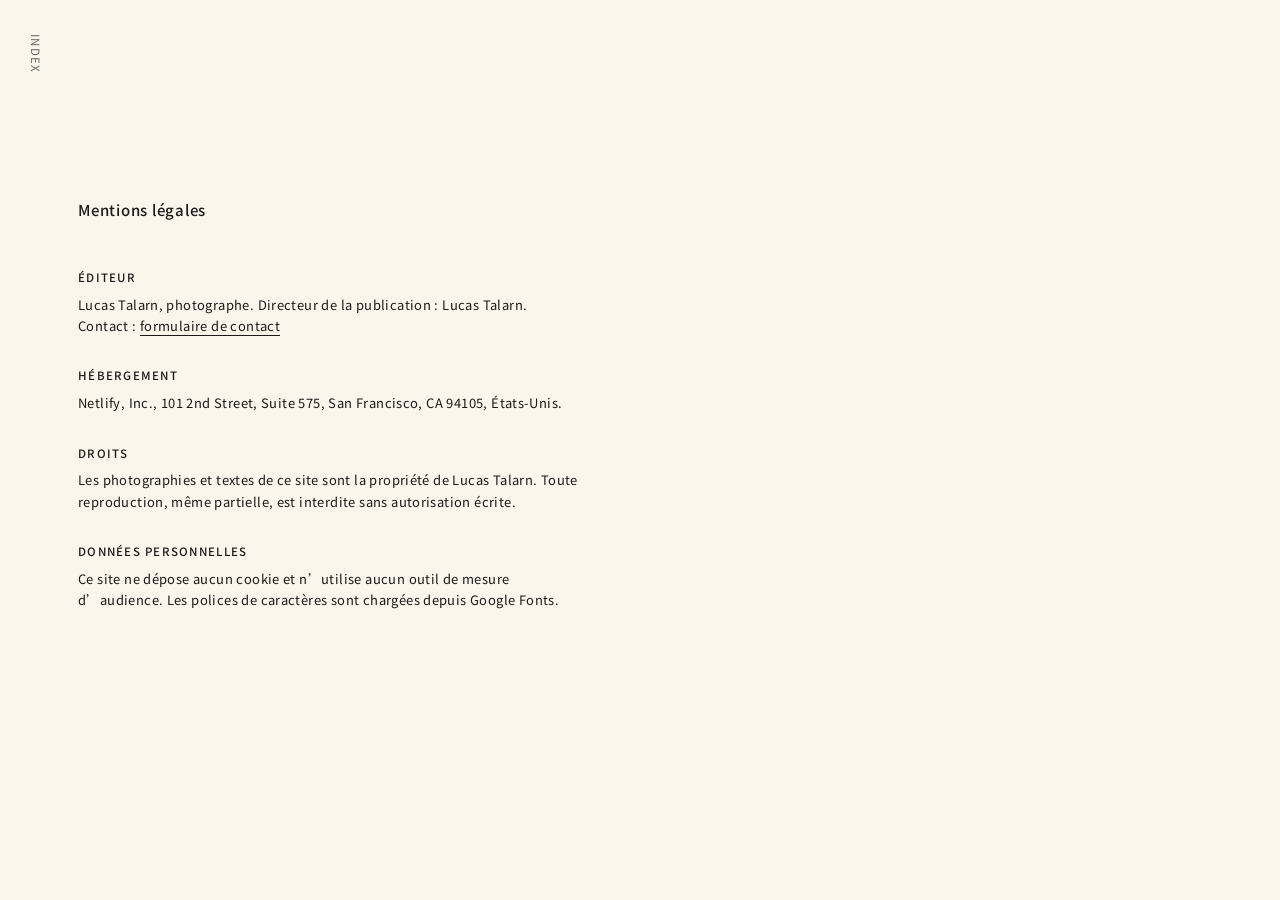
<file: mentions-legales/index.html>
<!doctype html>
<html lang="fr">
<head>
<meta charset="utf-8">
<meta name="viewport" content="width=device-width, initial-scale=1, viewport-fit=cover">
<title>Mentions légales — Lucas Talarn</title>
<meta name="robots" content="noindex">
<link rel="icon" href="/favicon.svg" type="image/svg+xml">
<link rel="preload" href="/assets/fonts/denkidan-400.woff" as="font" type="font/woff" crossorigin>
<link rel="stylesheet" href="/assets/css/site.css?v=8">
</head>
<body class="papier">
  <nav class="rail rail--g-haut" aria-label="Navigation">
    <a class="lnk v" href="/">Index</a>
  </nav>
  <main class="seq">
    <div class="texte-legal">
      <h1>Mentions légales</h1>
      <h2>Éditeur</h2>
      <p>Lucas Talarn, photographe. Directeur de la publication : Lucas Talarn.<br>Contact : <a href="/contact/">formulaire de contact</a></p>
      <!-- SI ACTIVITÉ PROFESSIONNELLE (micro-entreprise) : décommenter et remplir, puis supprimer cette ligne.
      <p>Entrepreneur individuel (EI) — SIREN : [000 000 000]<br>Adresse : [adresse de domiciliation]<br>Téléphone : [+33 …]</p>
      -->
      <!-- Hébergeur : ajouter son téléphone si exigé — voir netlify.com -->

      <h2>Hébergement</h2>
      <p>Netlify, Inc., 101 2nd Street, Suite 575, San Francisco, CA 94105, États-Unis.</p>
      <h2>Droits</h2>
      <p>Les photographies et textes de ce site sont la propriété de Lucas Talarn. Toute reproduction, même partielle, est interdite sans autorisation écrite.</p>
      <h2>Données personnelles</h2>
      <p>Ce site ne dépose aucun cookie et n’utilise aucun outil de mesure d’audience. Les polices de caractères sont chargées depuis Google Fonts.</p>
    </div>
  </main>
  <script src="/assets/js/projects.js?v=8"></script>
  <script src="/assets/js/site.js?v=8"></script>
</body>
</html>
</file>
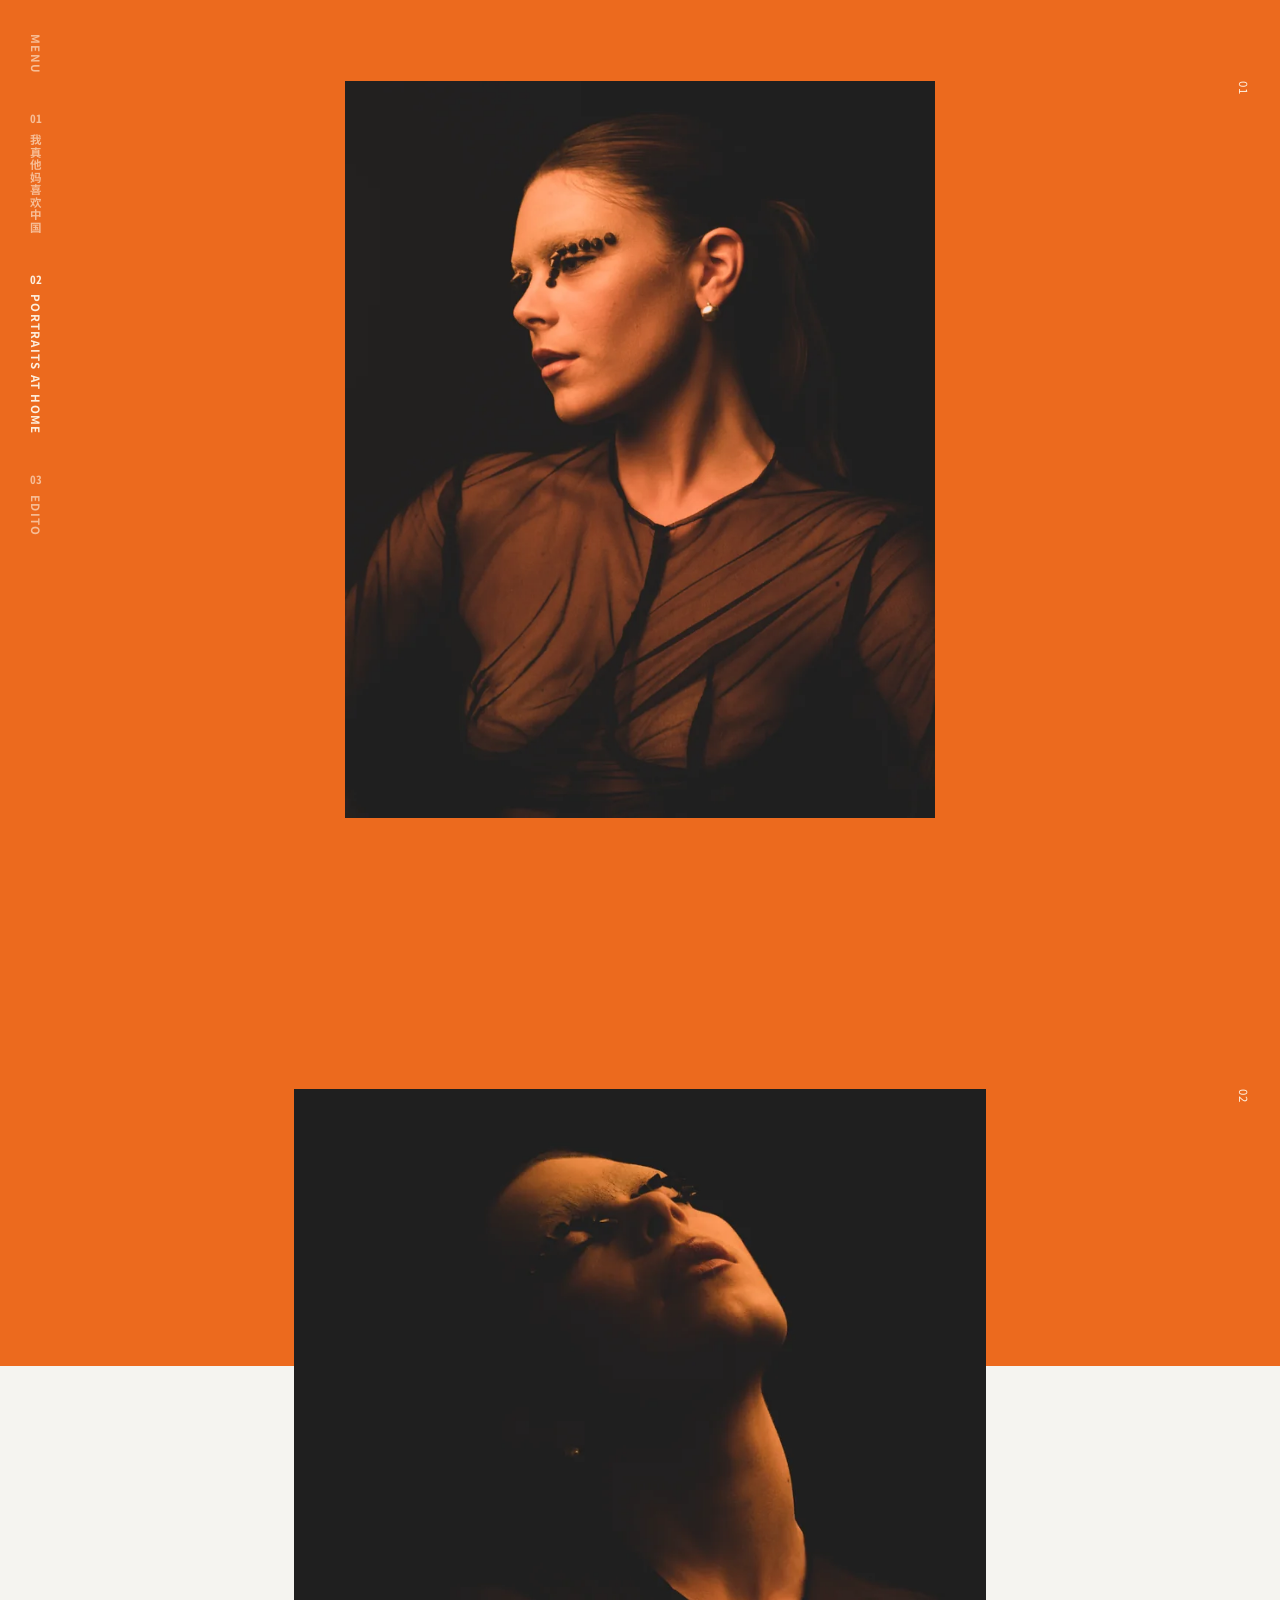
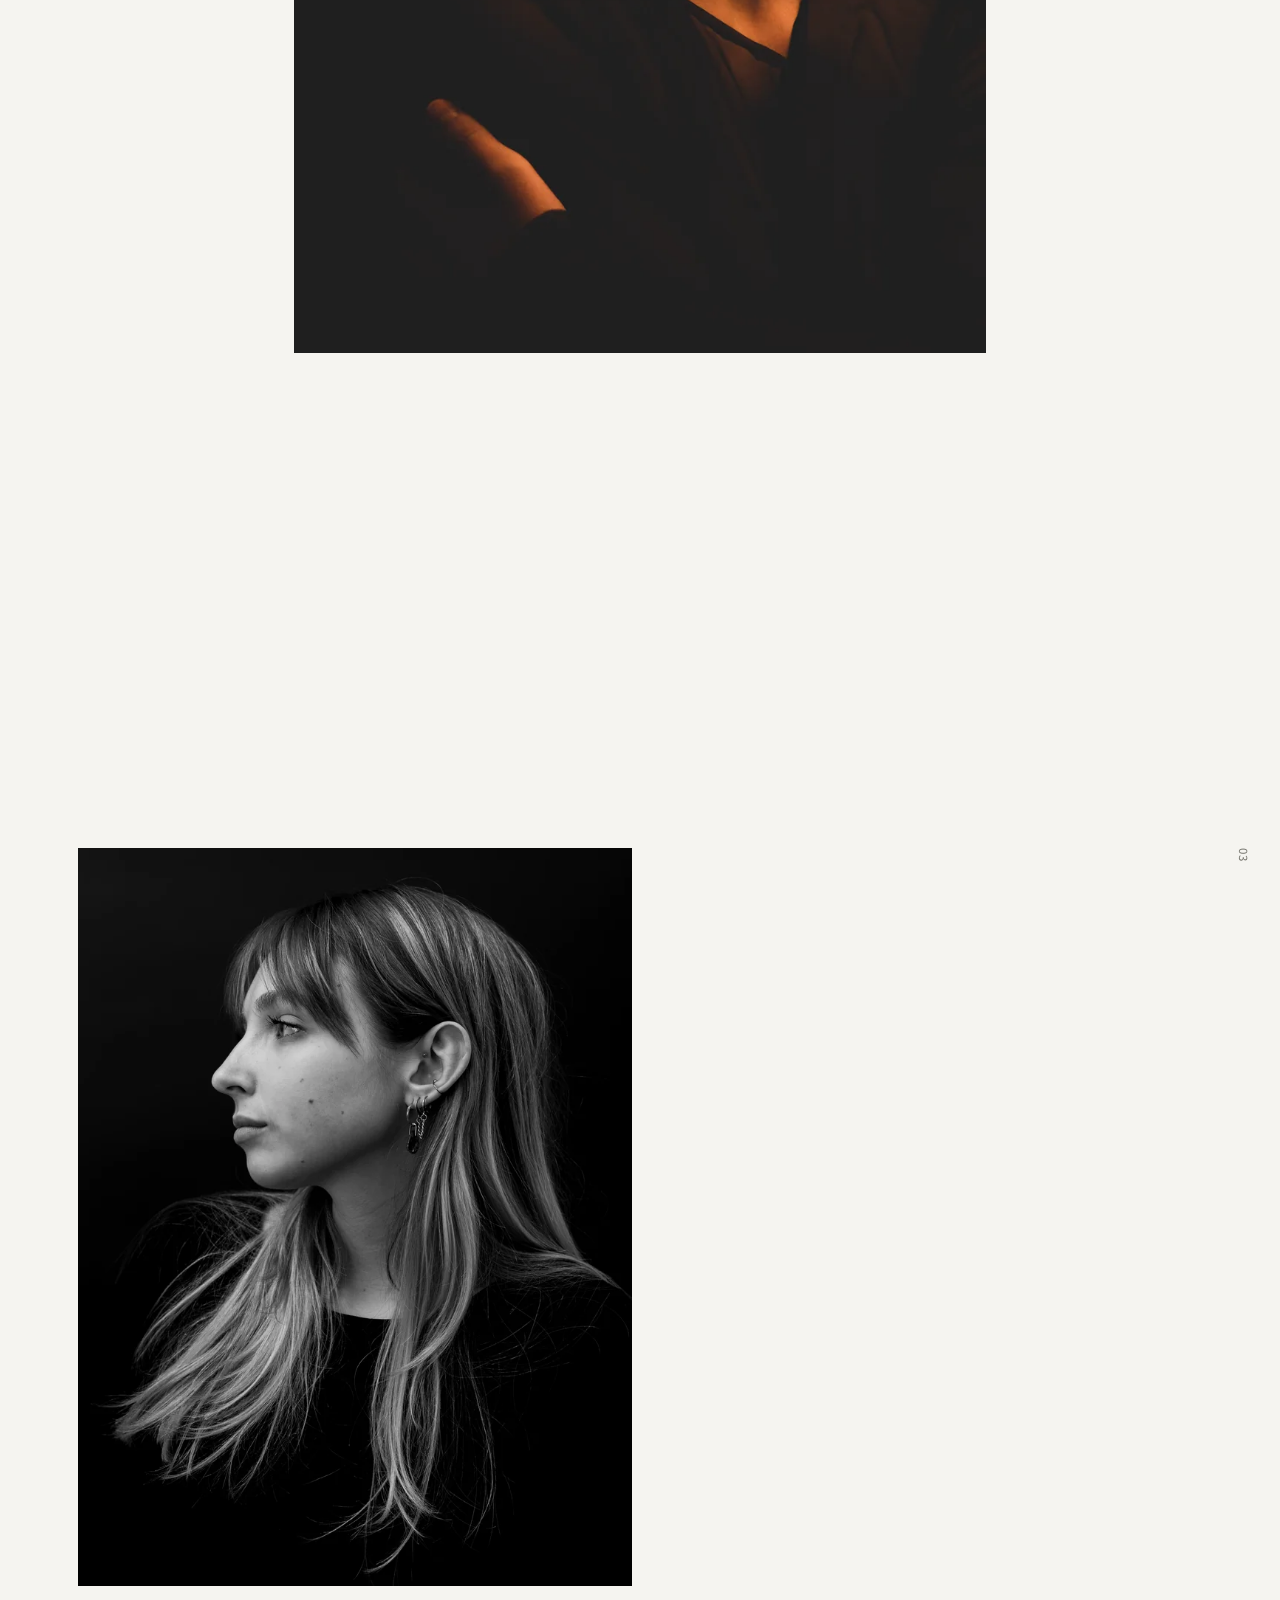
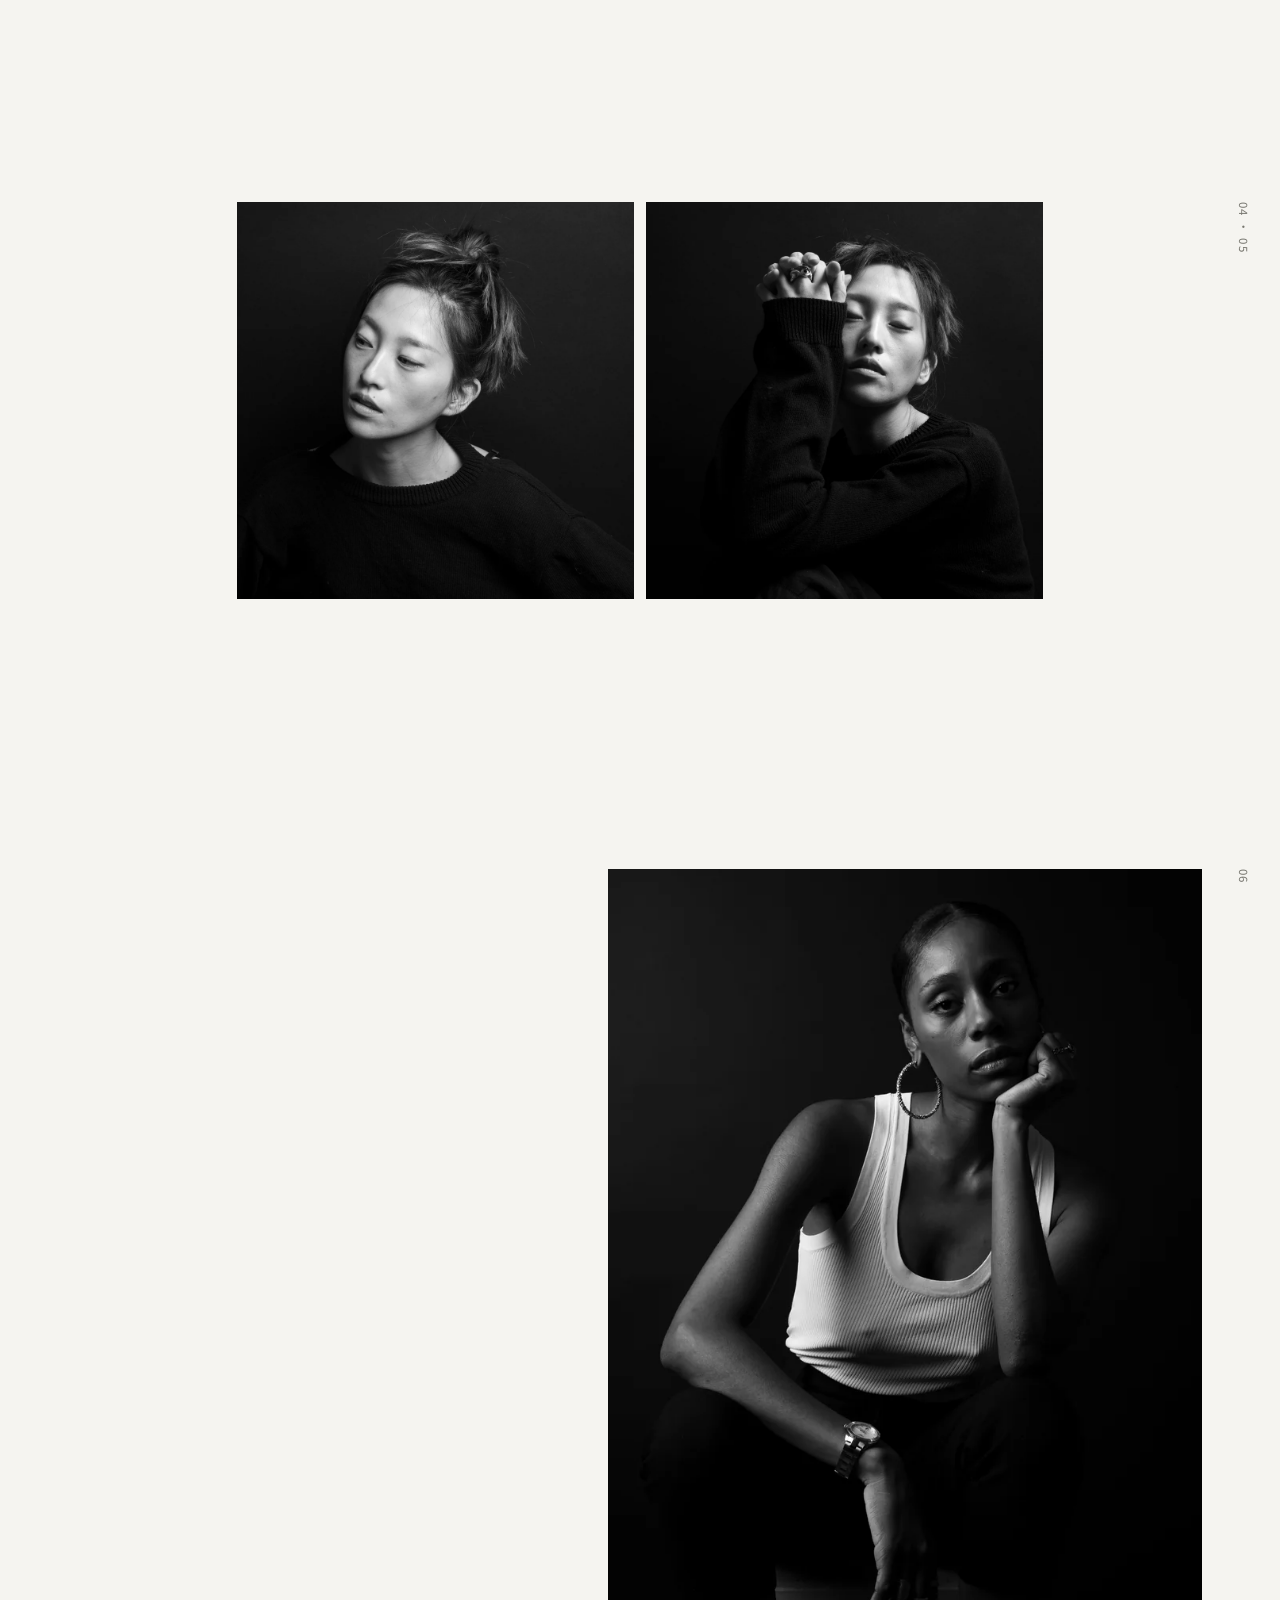
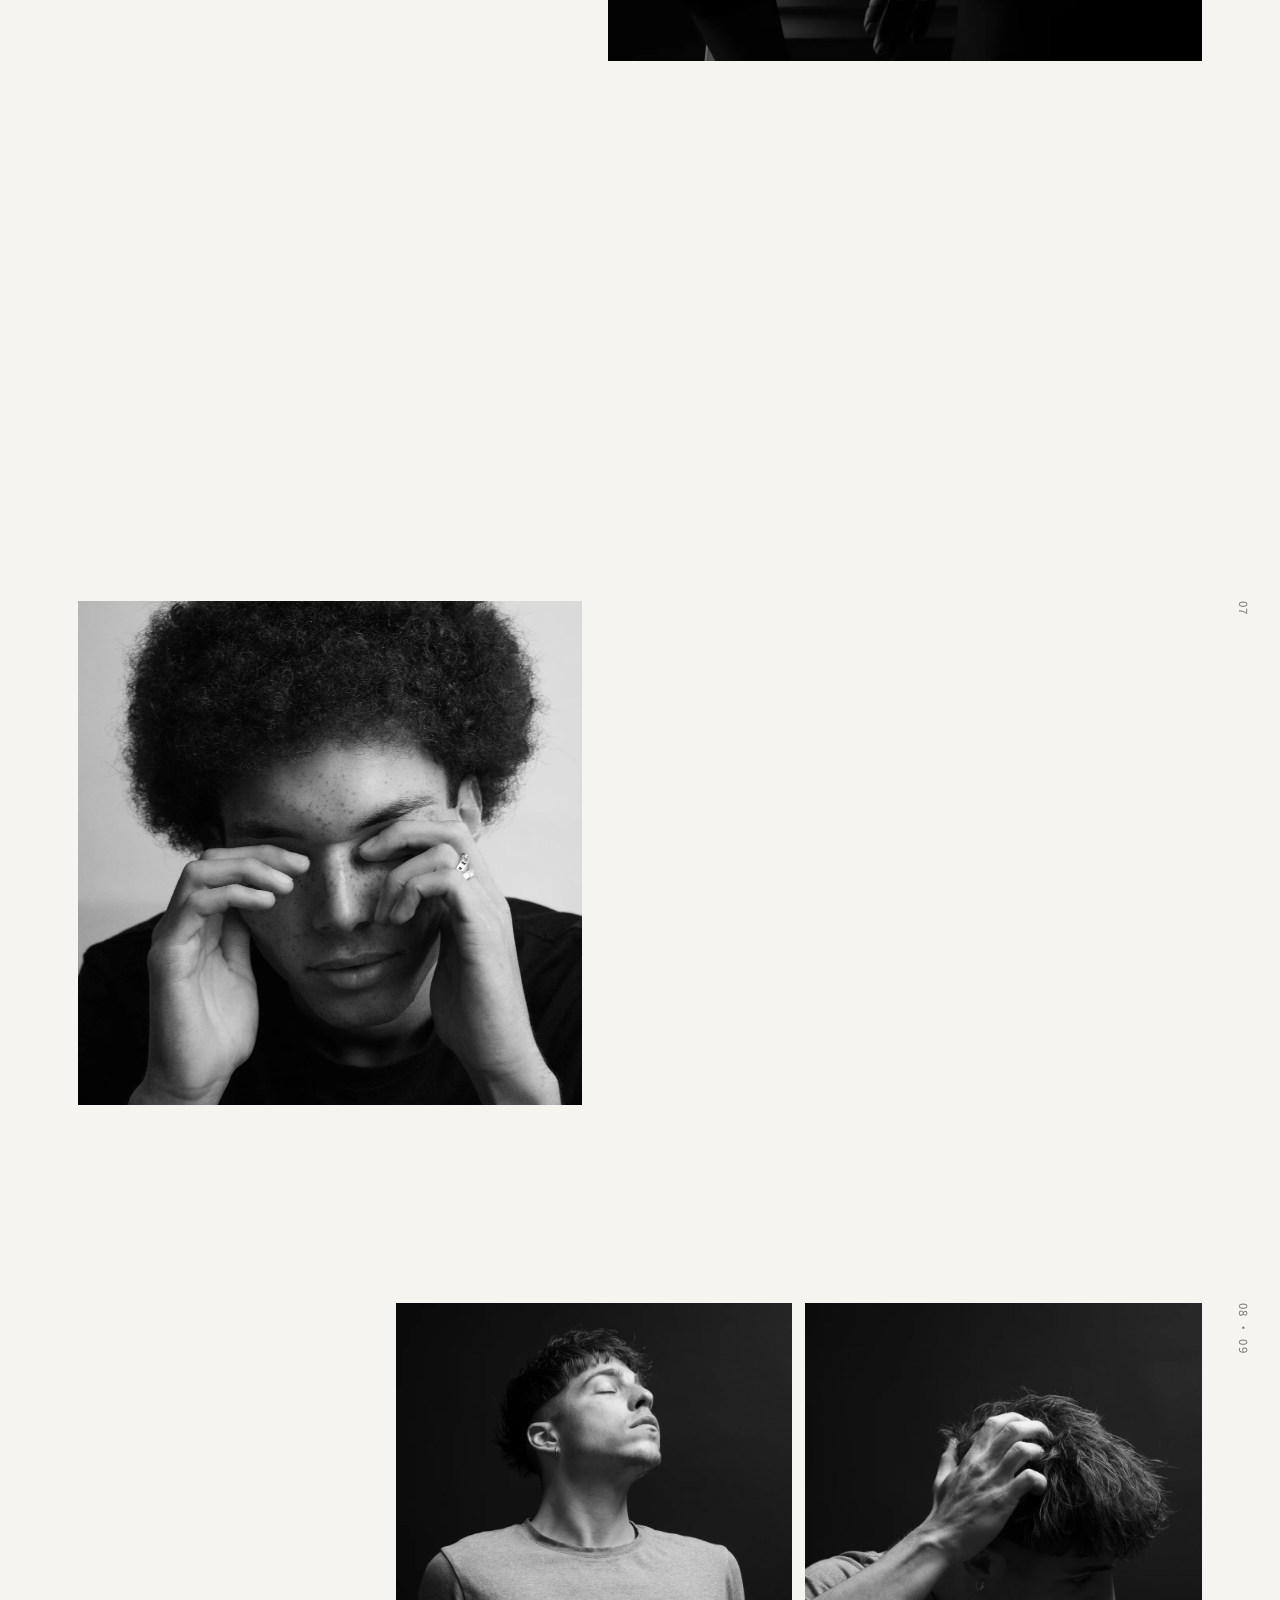
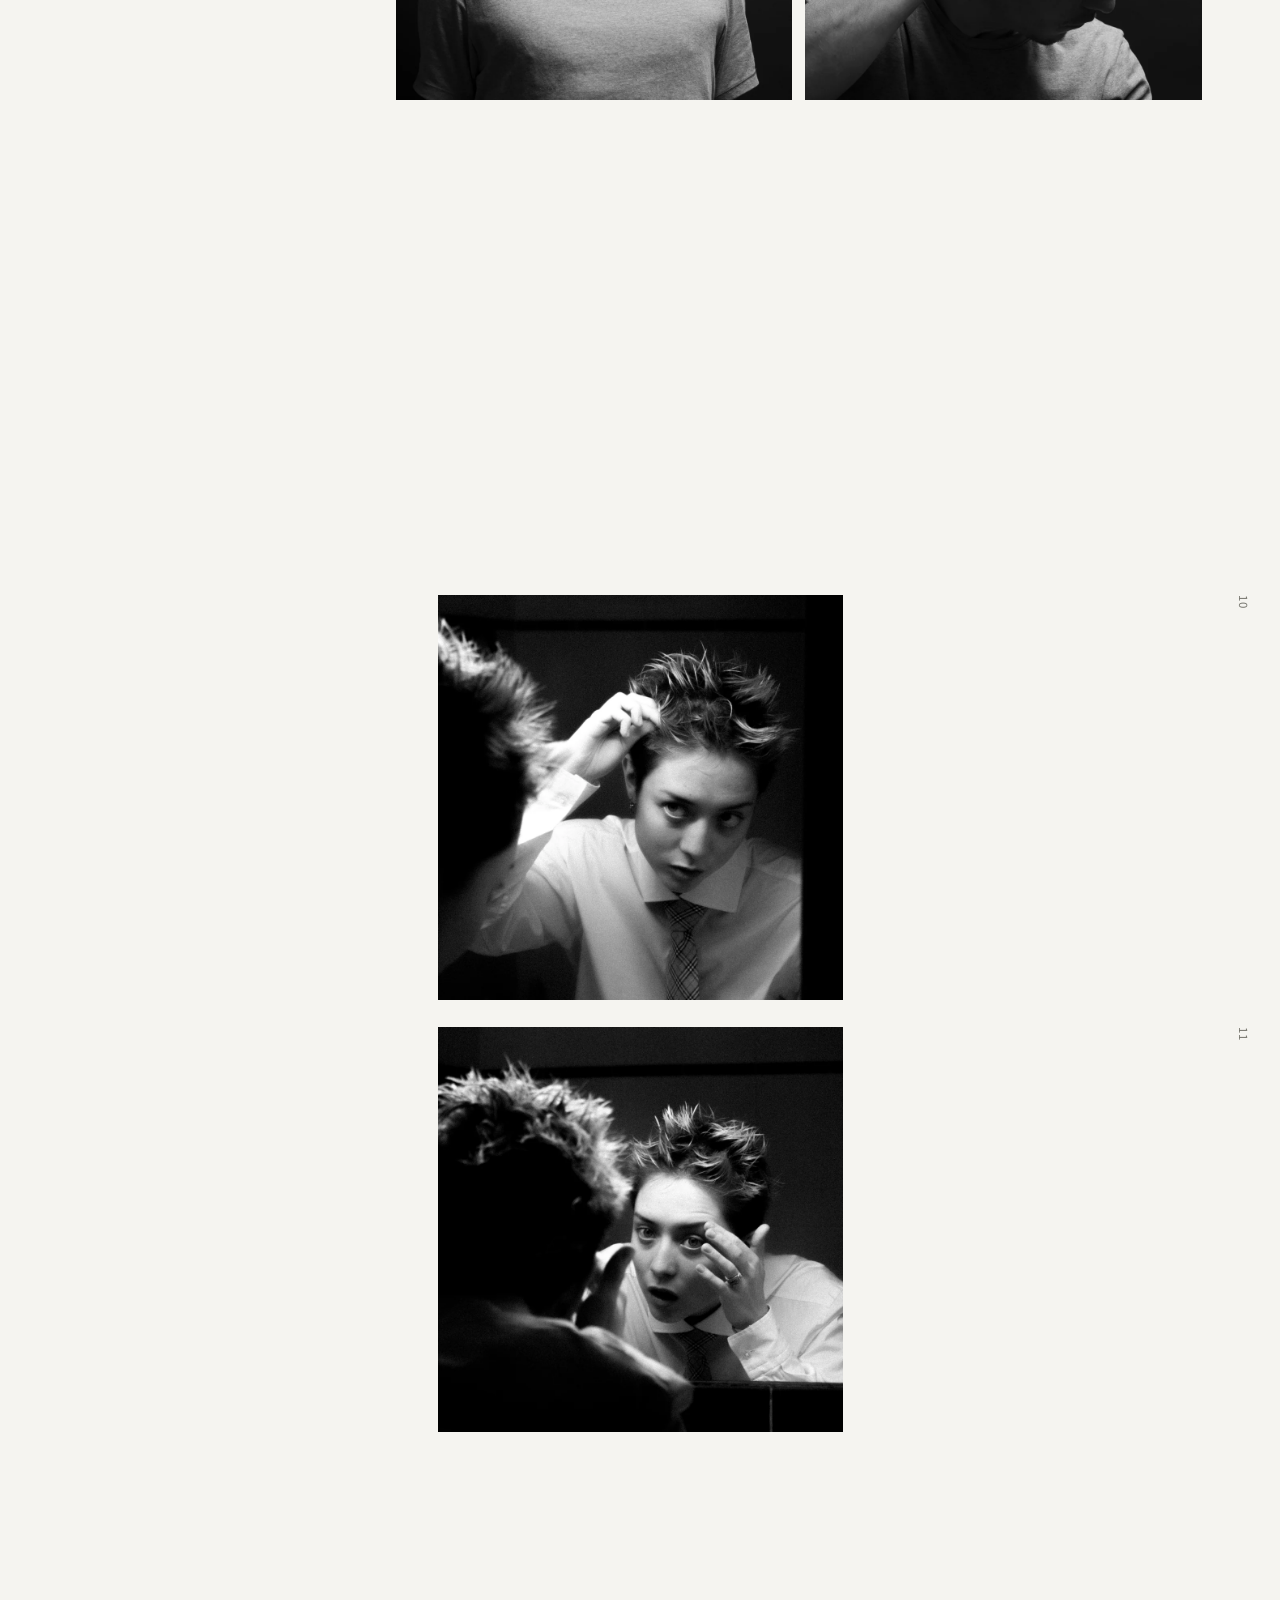
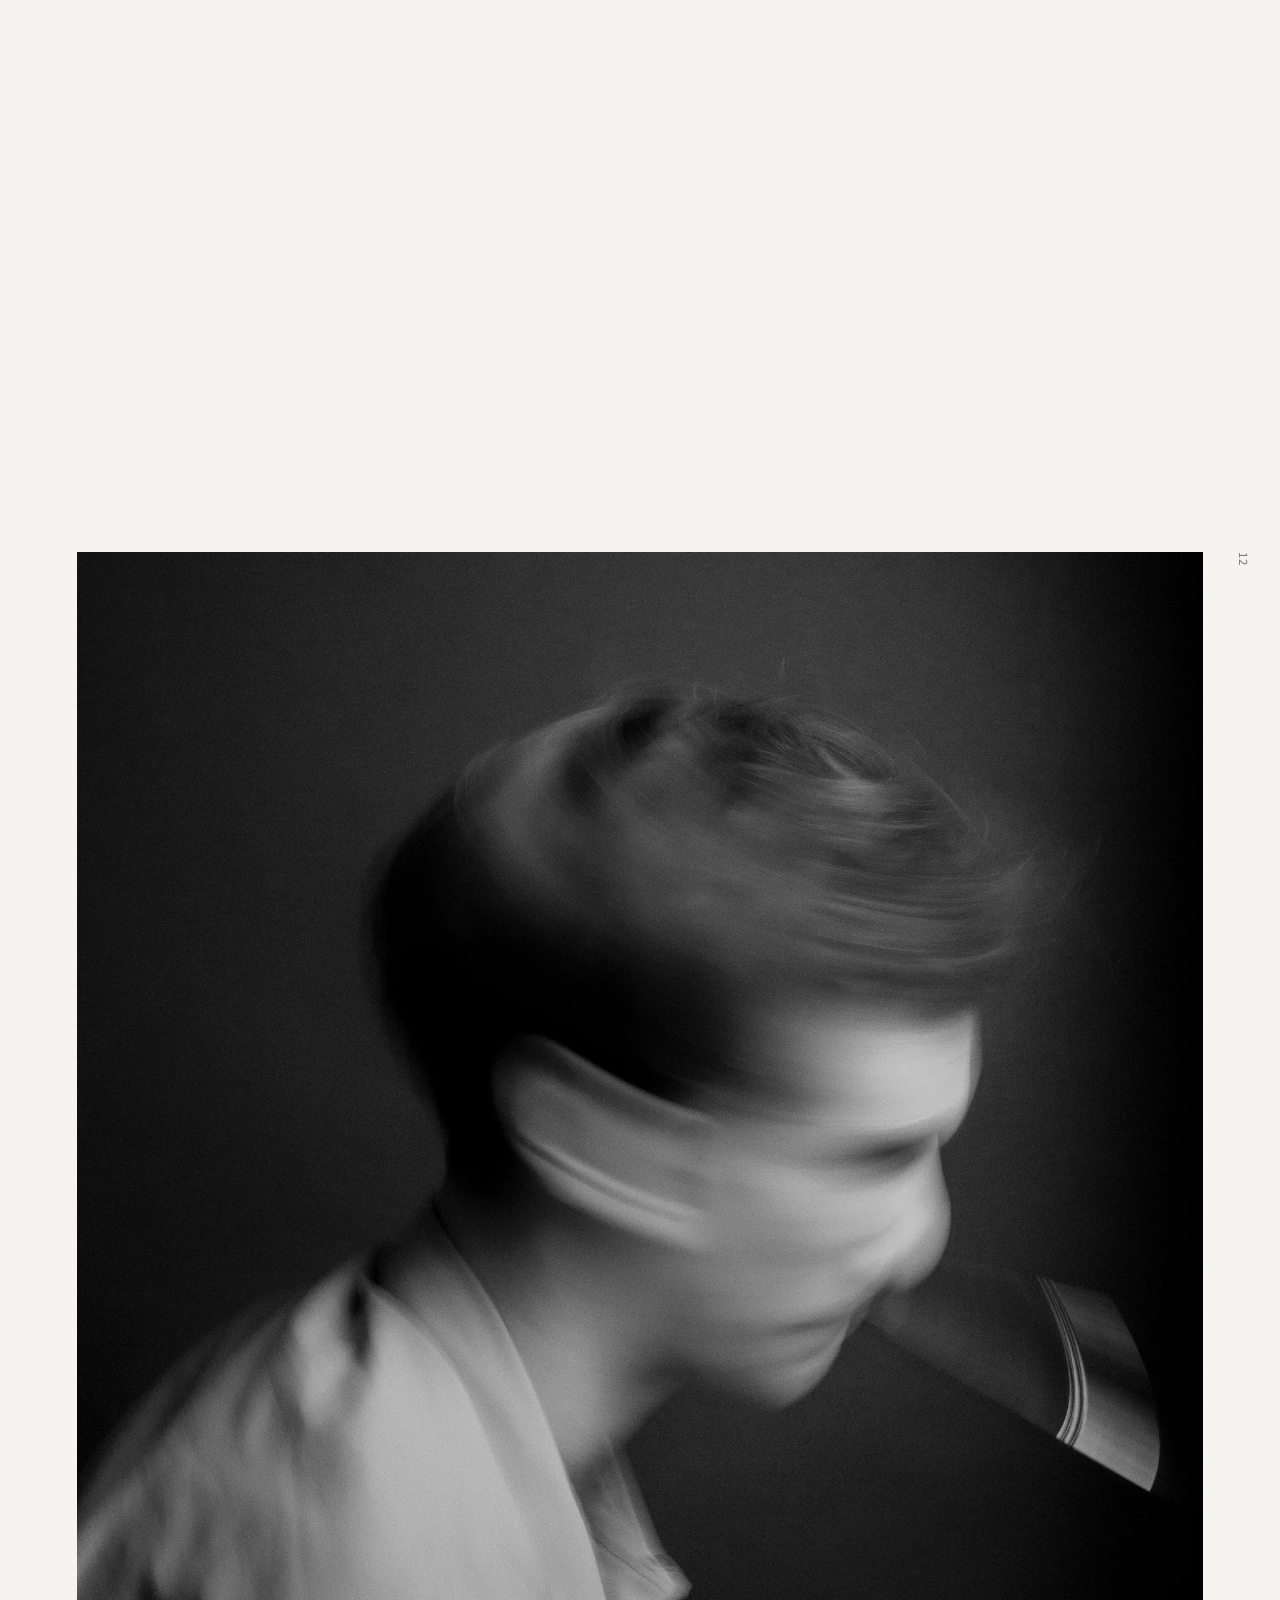
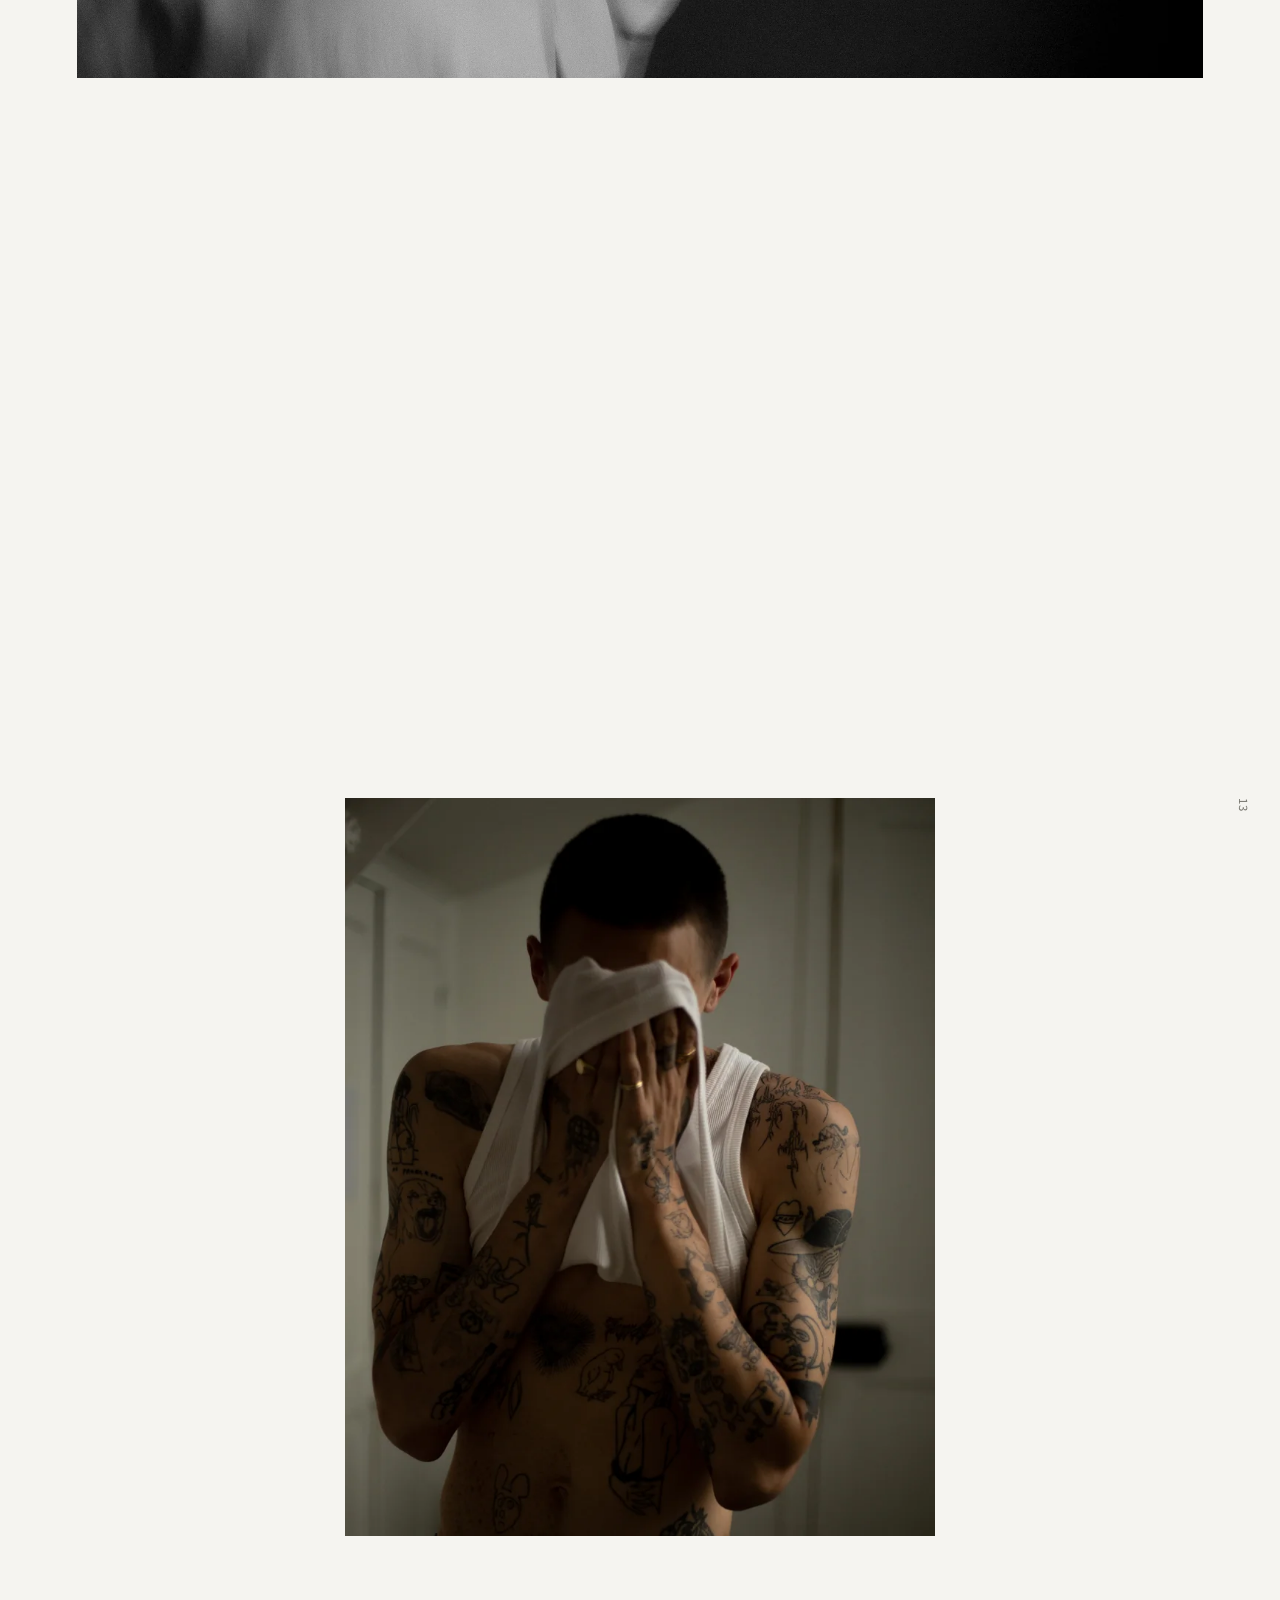
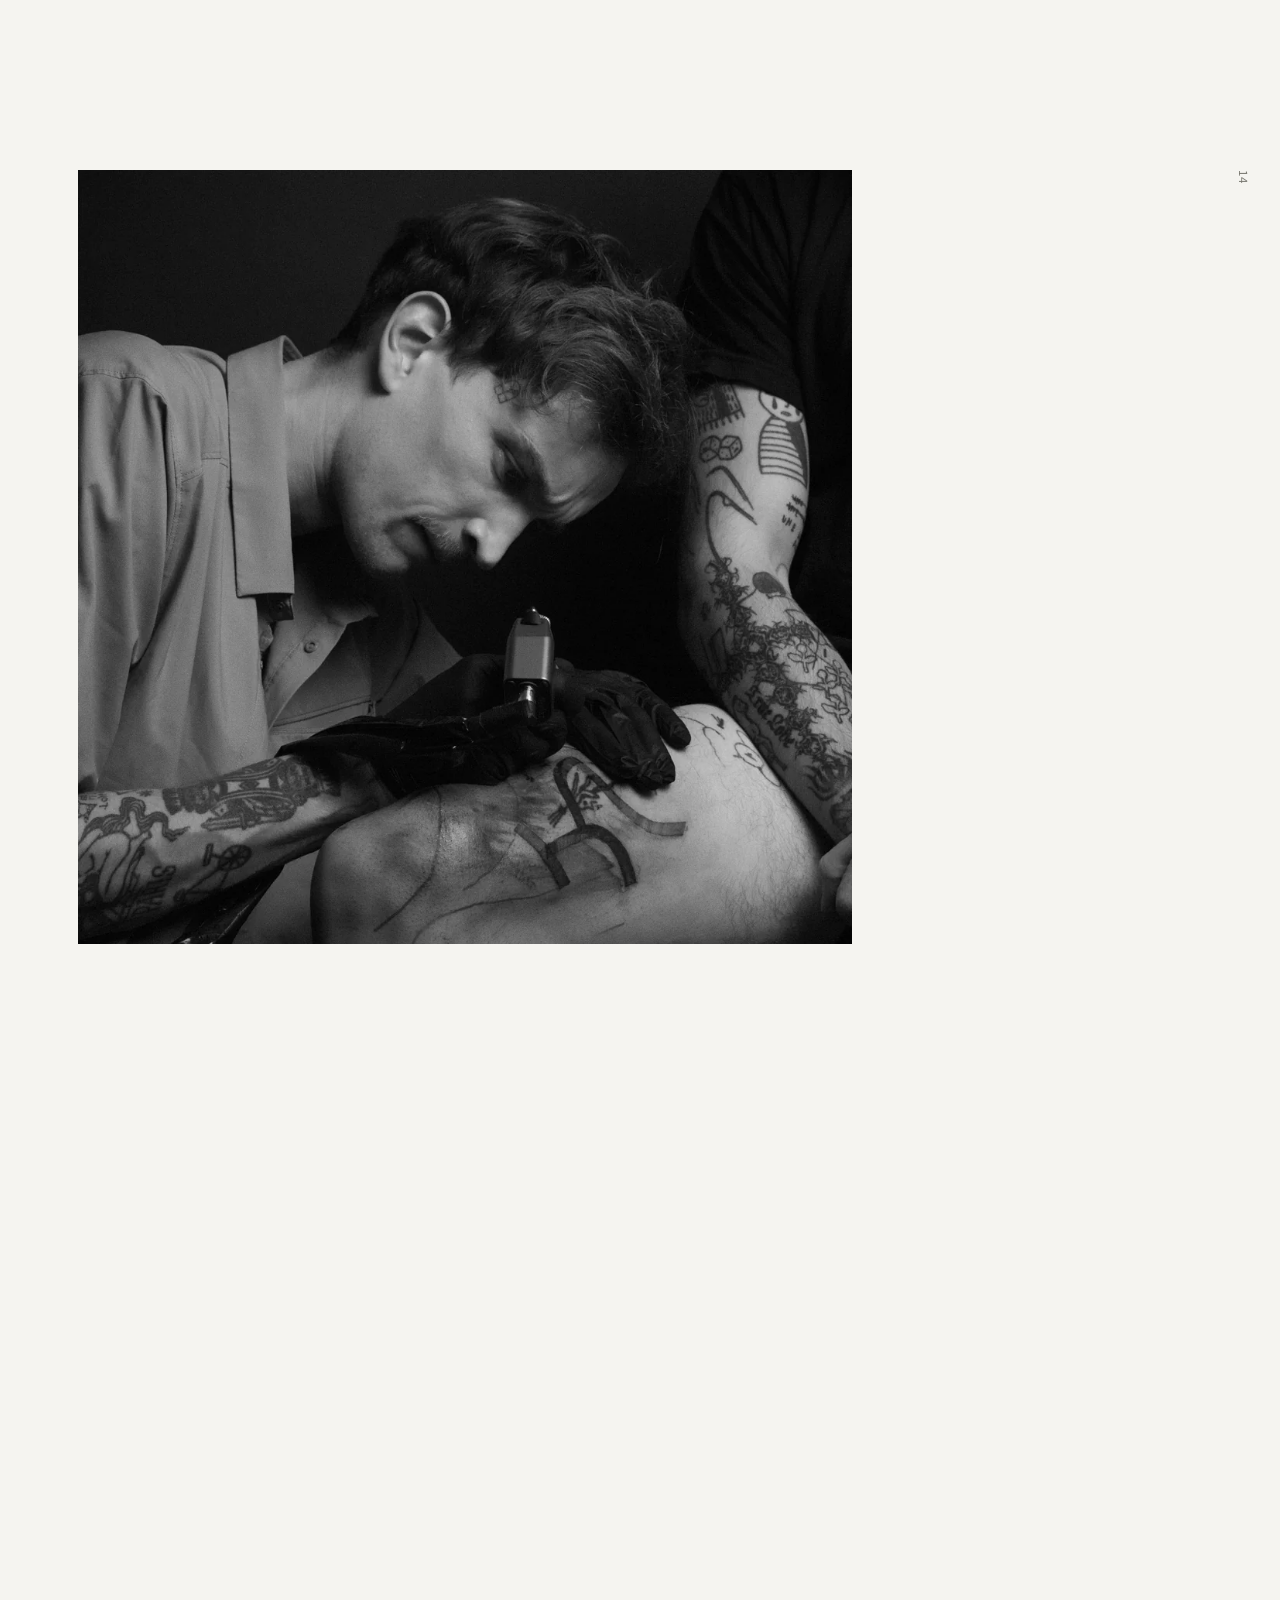
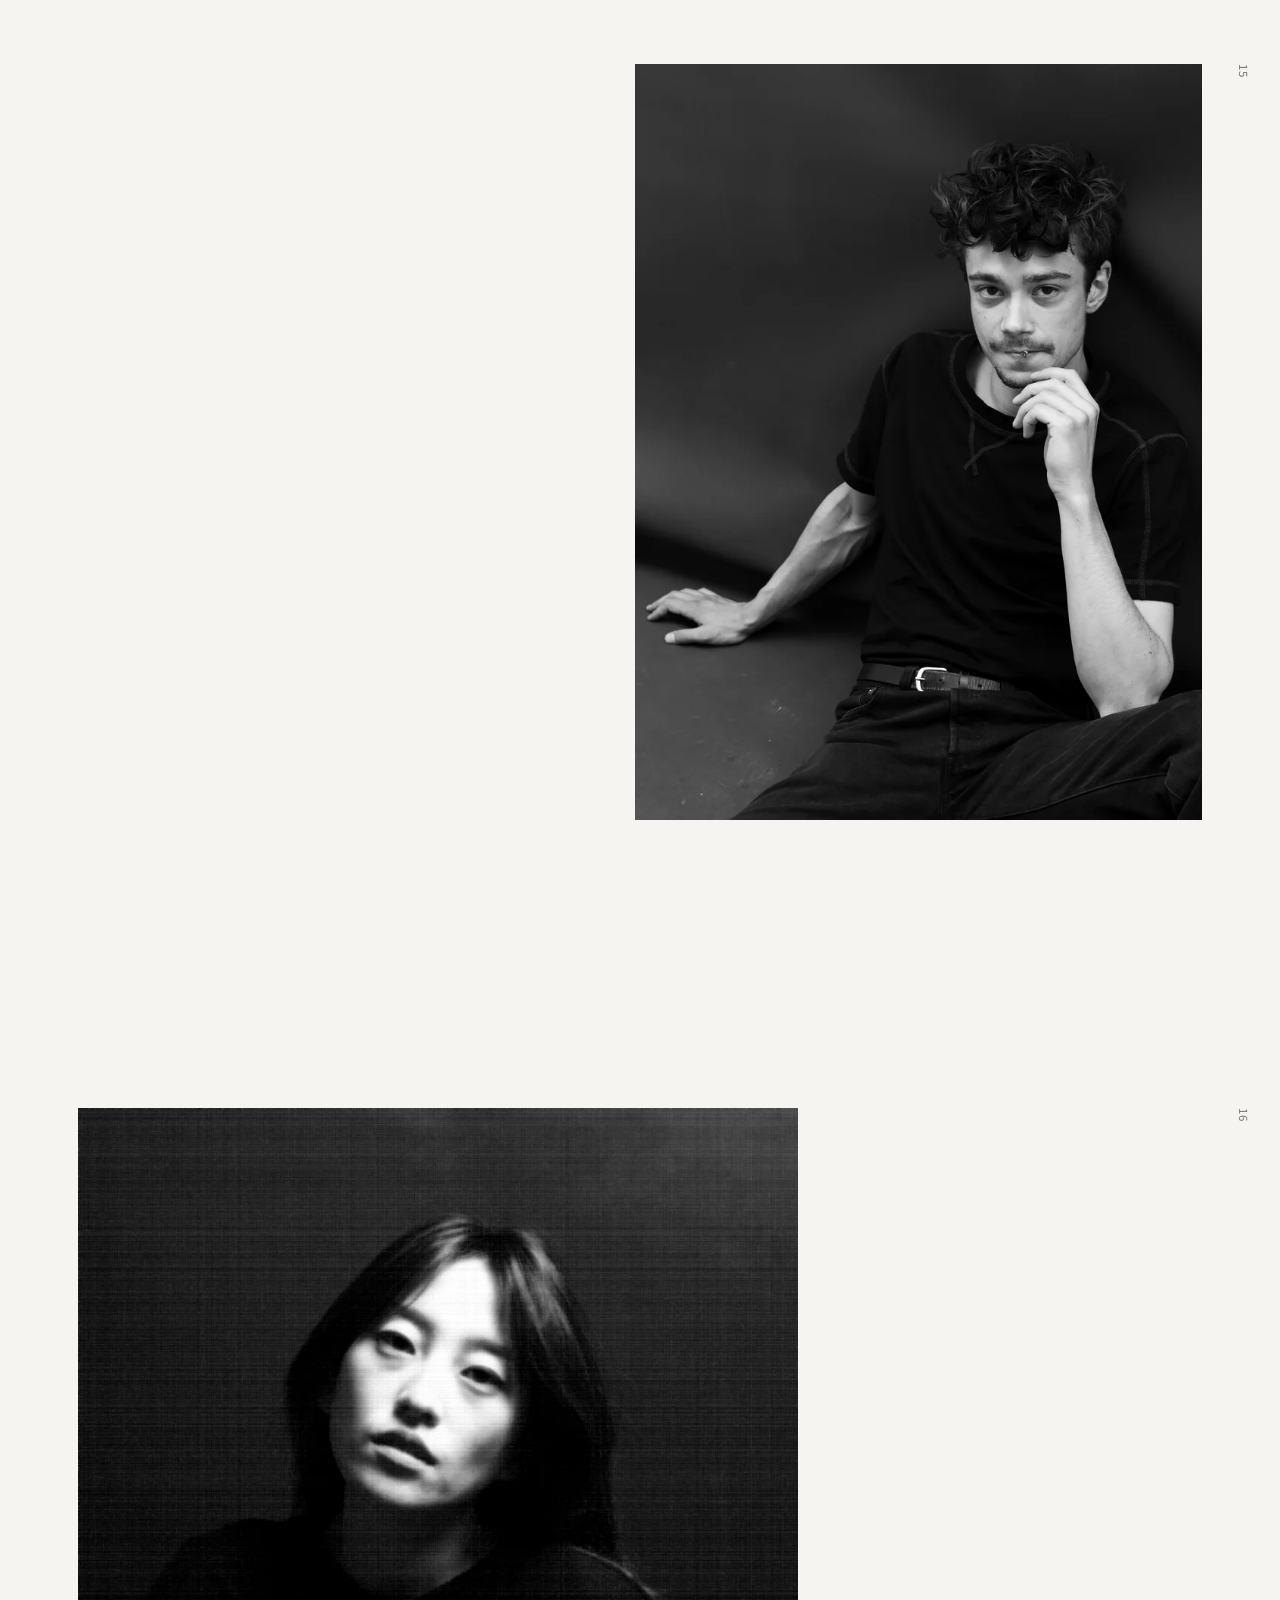
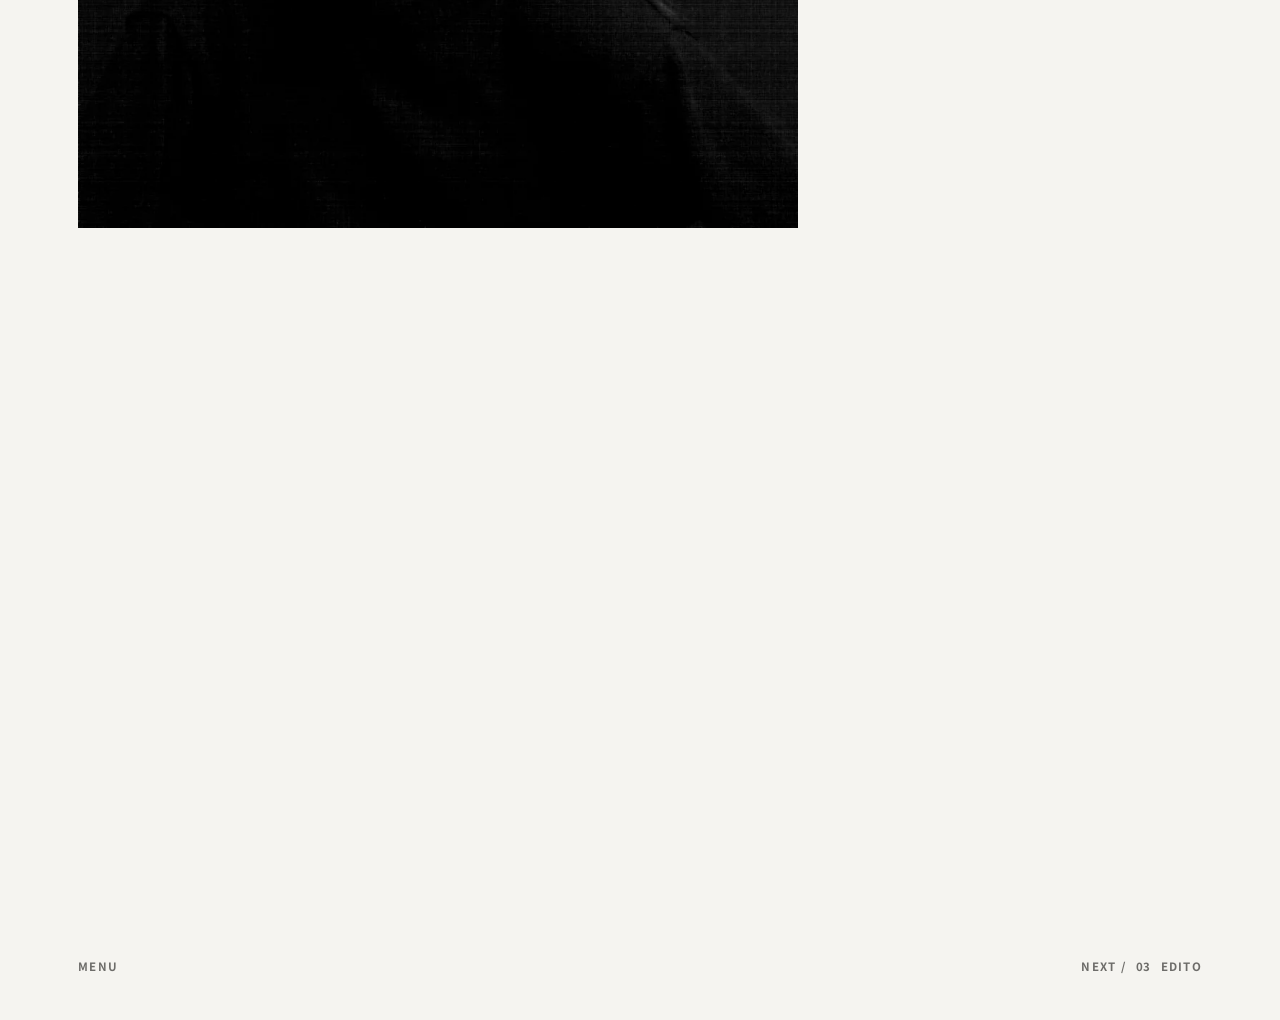
<file: portraits-at-home/index.html>
<!doctype html>
<html lang="fr">
<head>
<meta charset="utf-8">
<meta name="viewport" content="width=device-width, initial-scale=1, viewport-fit=cover">
<title>Portraits at home — Lucas Talarn</title>
<meta name="description" content="Portraits at home — portraits de Lucas Talarn.">
<link rel="canonical" href="https://denkidan.com/portraits-at-home/">
<meta property="og:type" content="article">
<meta property="og:title" content="Portraits at home — Lucas Talarn">
<meta property="og:url" content="https://denkidan.com/portraits-at-home/">
<meta property="og:image" content="https://denkidan.com/assets/img/portraits-at-home/og.jpg">
<meta name="twitter:card" content="summary_large_image">
<meta property="og:site_name" content="Lucas Talarn">
<meta property="og:locale" content="fr_FR">
<meta property="og:description" content="Portraits at home — portraits de Lucas Talarn.">
<meta property="og:image:width" content="1200">
<meta property="og:image:height" content="630">
<meta name="twitter:title" content="Portraits at home — Lucas Talarn">
<meta name="twitter:description" content="Portraits at home — portraits de Lucas Talarn.">
<meta name="twitter:image" content="https://denkidan.com/assets/img/portraits-at-home/og.jpg">
<meta name="theme-color" content="#EC6A1E">
<link rel="icon" href="/favicon.svg" type="image/svg+xml">
<link rel="preload" href="/assets/fonts/denkidan-400.woff" as="font" type="font/woff" crossorigin>
<link rel="preload" href="/assets/fonts/denkidan-700.woff" as="font" type="font/woff" crossorigin>
<link rel="stylesheet" href="/assets/css/site.css?v=8">
</head>
<!-- Pour un nouveau projet : copier ce dossier, changer data-slug et le <title>. Le contenu vient de /assets/js/projects.js -->
<body class="papier fond-blanc page-projet" data-slug="portraits-at-home">

  <nav class="rail rail--g-haut ui" aria-label="Navigation">
    <a class="lnk v" href="/">Menu</a>
    <ul data-projets-simples></ul>
  </nav>

  <main>
    <h1 class="sr"><span lang="en">Portraits at home</span> — photographies de Lucas Talarn</h1>
    <div class="seq">
      <div data-sequence></div>
      <div class="fin" data-suivant></div>
    </div>
  </main>

  <noscript><p style="padding:24px">Ce site a besoin de JavaScript pour afficher les photographies. <a href="/">Retour</a></p></noscript>
  <script src="/assets/js/projects.js?v=8"></script>
  <script src="/assets/js/site.js?v=8"></script>
</body>
</html>
</file>
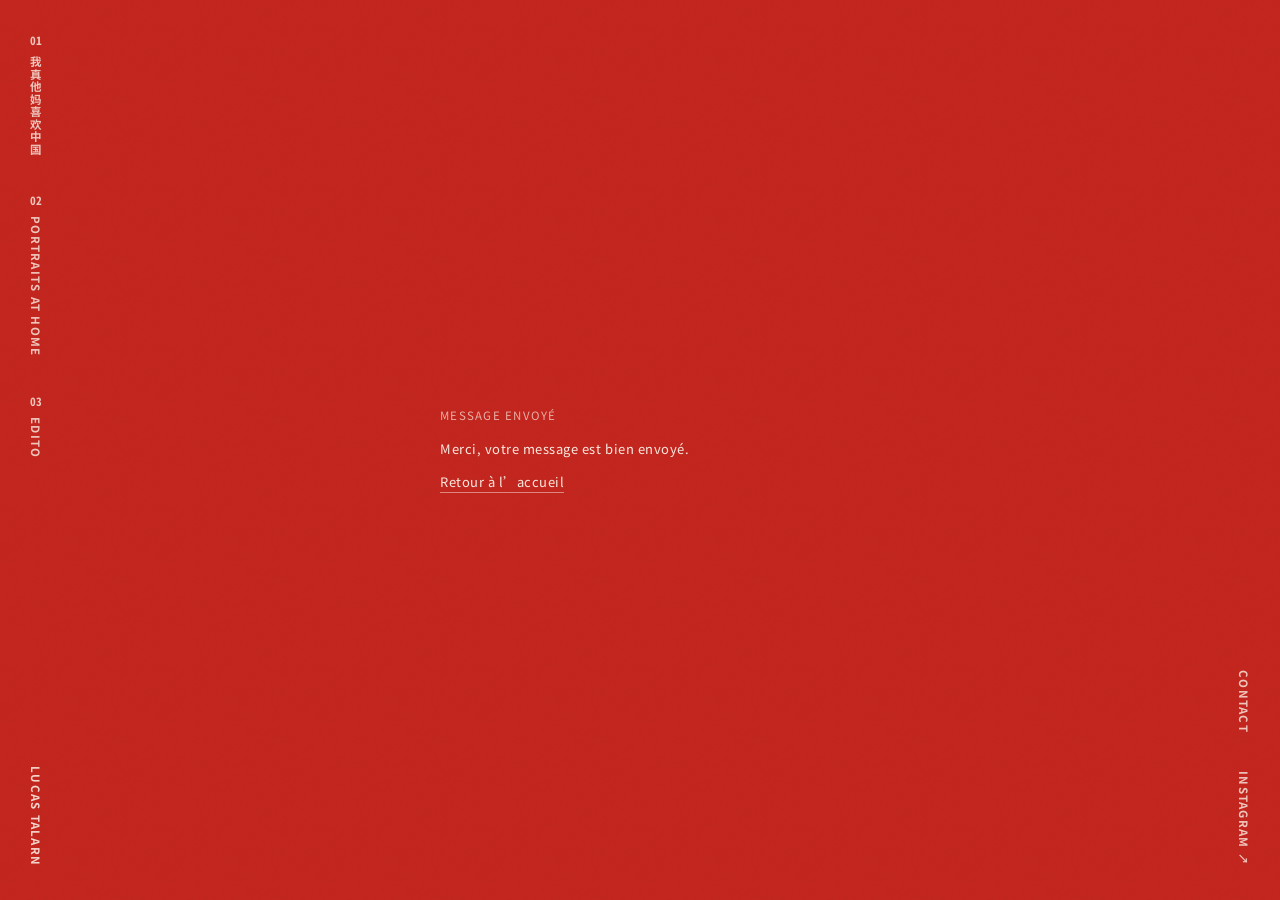
<file: contact/merci/index.html>
<!doctype html>
<html lang="fr">
<head>
<meta charset="utf-8">
<meta name="viewport" content="width=device-width, initial-scale=1, viewport-fit=cover">
<title>Message envoyé — Lucas Talarn</title>
<meta name="description" content="Contacter Lucas Talarn, photographe : commandes et collaborations.">
<meta name="robots" content="noindex">
<meta name="theme-color" content="#C4261E">
<link rel="icon" href="/favicon.svg" type="image/svg+xml">
<link rel="preload" href="/assets/fonts/denkidan-400.woff" as="font" type="font/woff" crossorigin>
<link rel="preload" href="/assets/fonts/denkidan-700.woff" as="font" type="font/woff" crossorigin>
<link rel="stylesheet" href="/assets/css/site.css?v=8">
</head>
<body class="rouge page-contact">
  <div class="grain" aria-hidden="true"></div>

  <nav class="rail rail--g-haut" aria-label="Projets">
    <ul data-projets-simples></ul>
  </nav>
  <div class="rail rail--g-bas">
    <a class="v nom" href="/">Lucas Talarn</a>
  </div>
  <nav class="rail rail--d-bas" aria-label="Contact">
    <a class="lnk v" href="/contact/">Contact</a>
    <a class="lnk v" href="https://www.instagram.com/denkidan/" data-instagram target="_blank" rel="noopener">Instagram ↗</a>
  </nav>

  <main class="bloc-centre">
    <h1 class="lab">Message envoyé</h1>
    <p class="cf-etat">Merci, votre message est bien envoyé.</p>
    <a href="/">Retour à l’accueil</a>
  </main>

  <script src="/assets/js/projects.js?v=8"></script>
  <script src="/assets/js/site.js?v=8"></script>
</body>
</html>
</file>
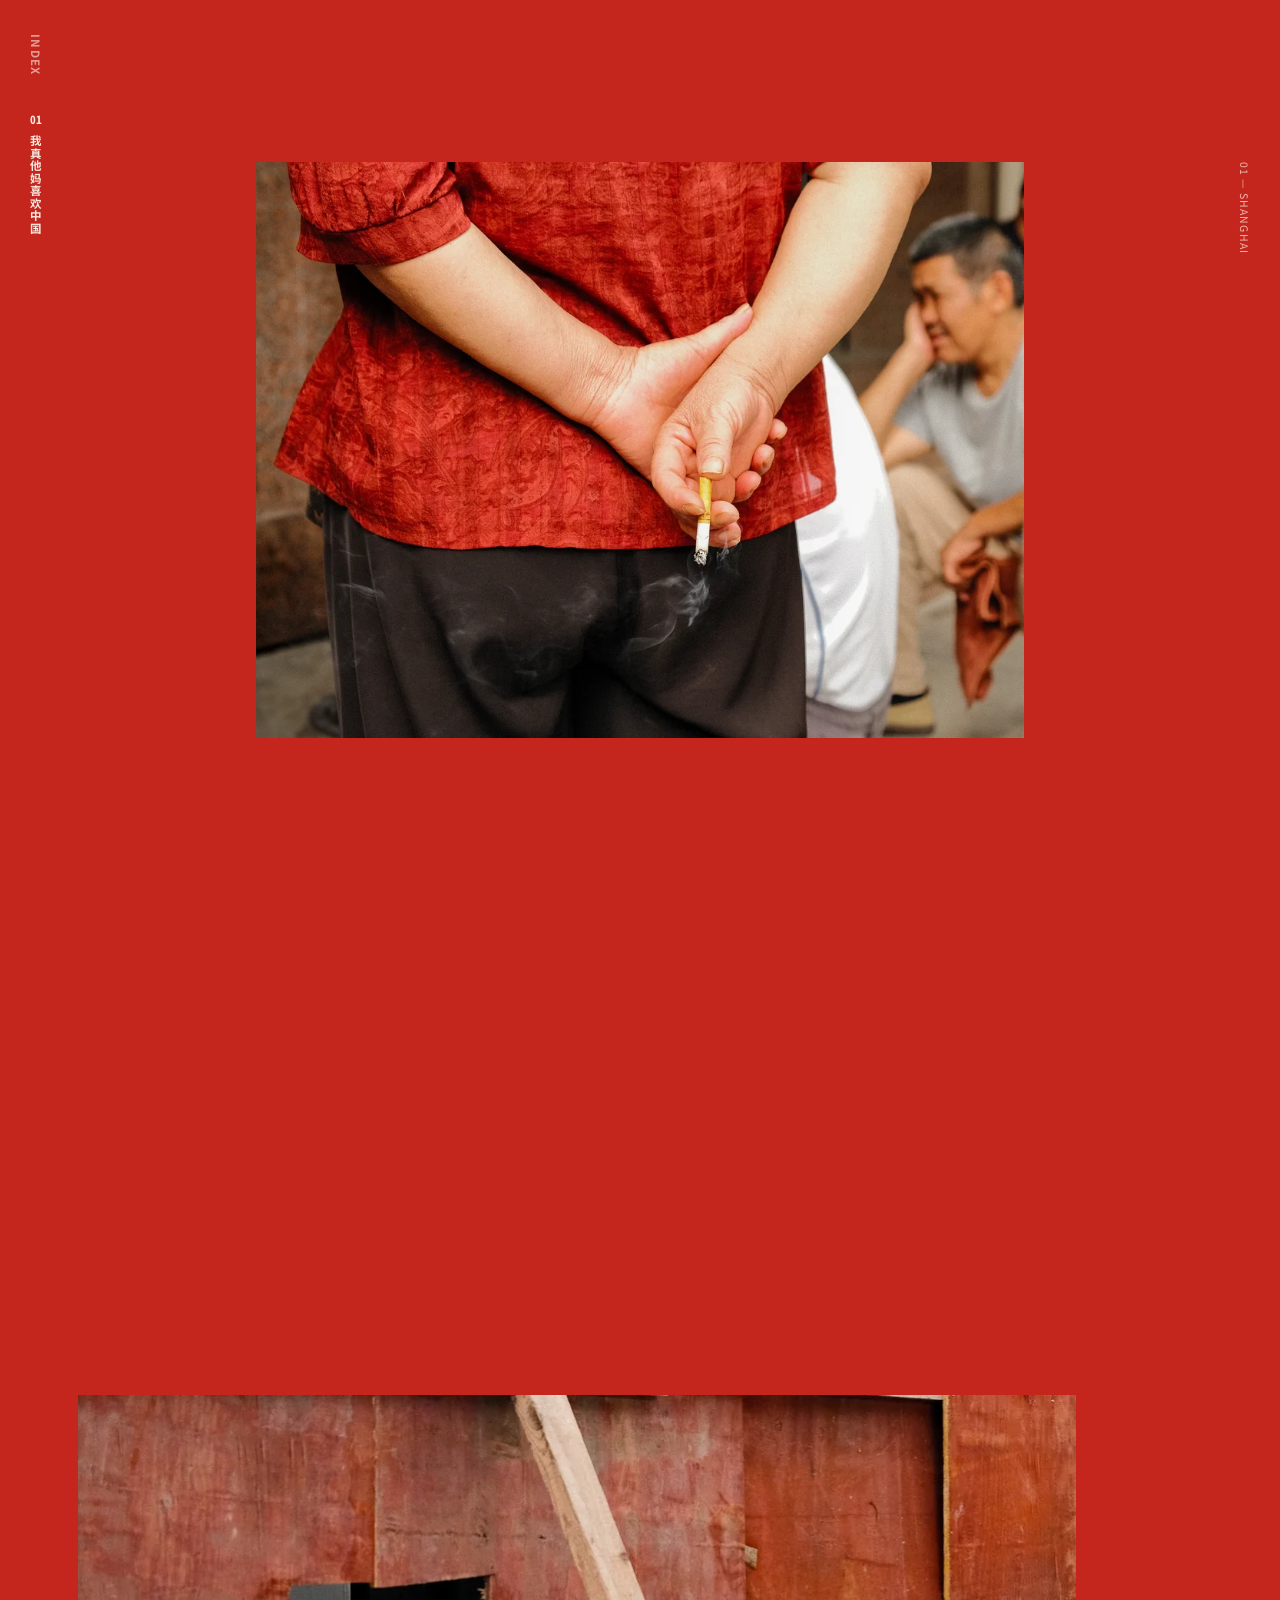
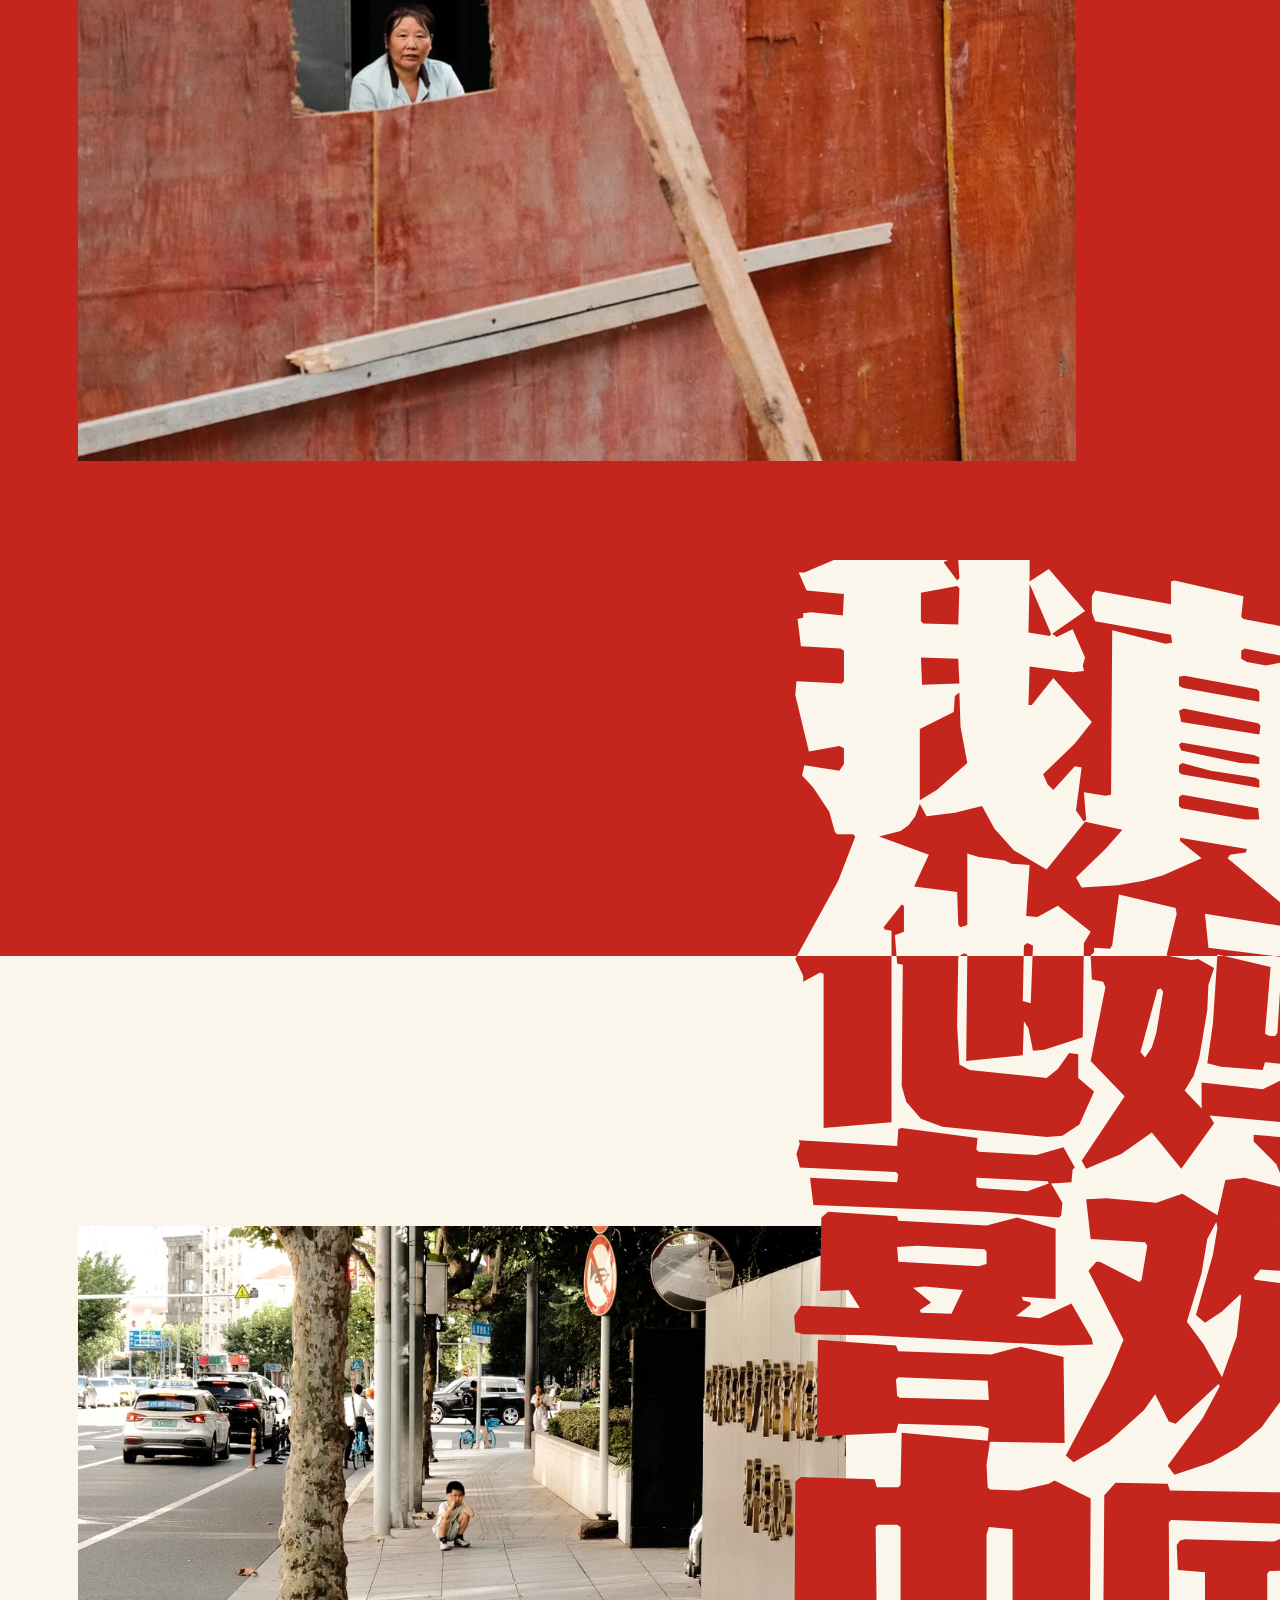
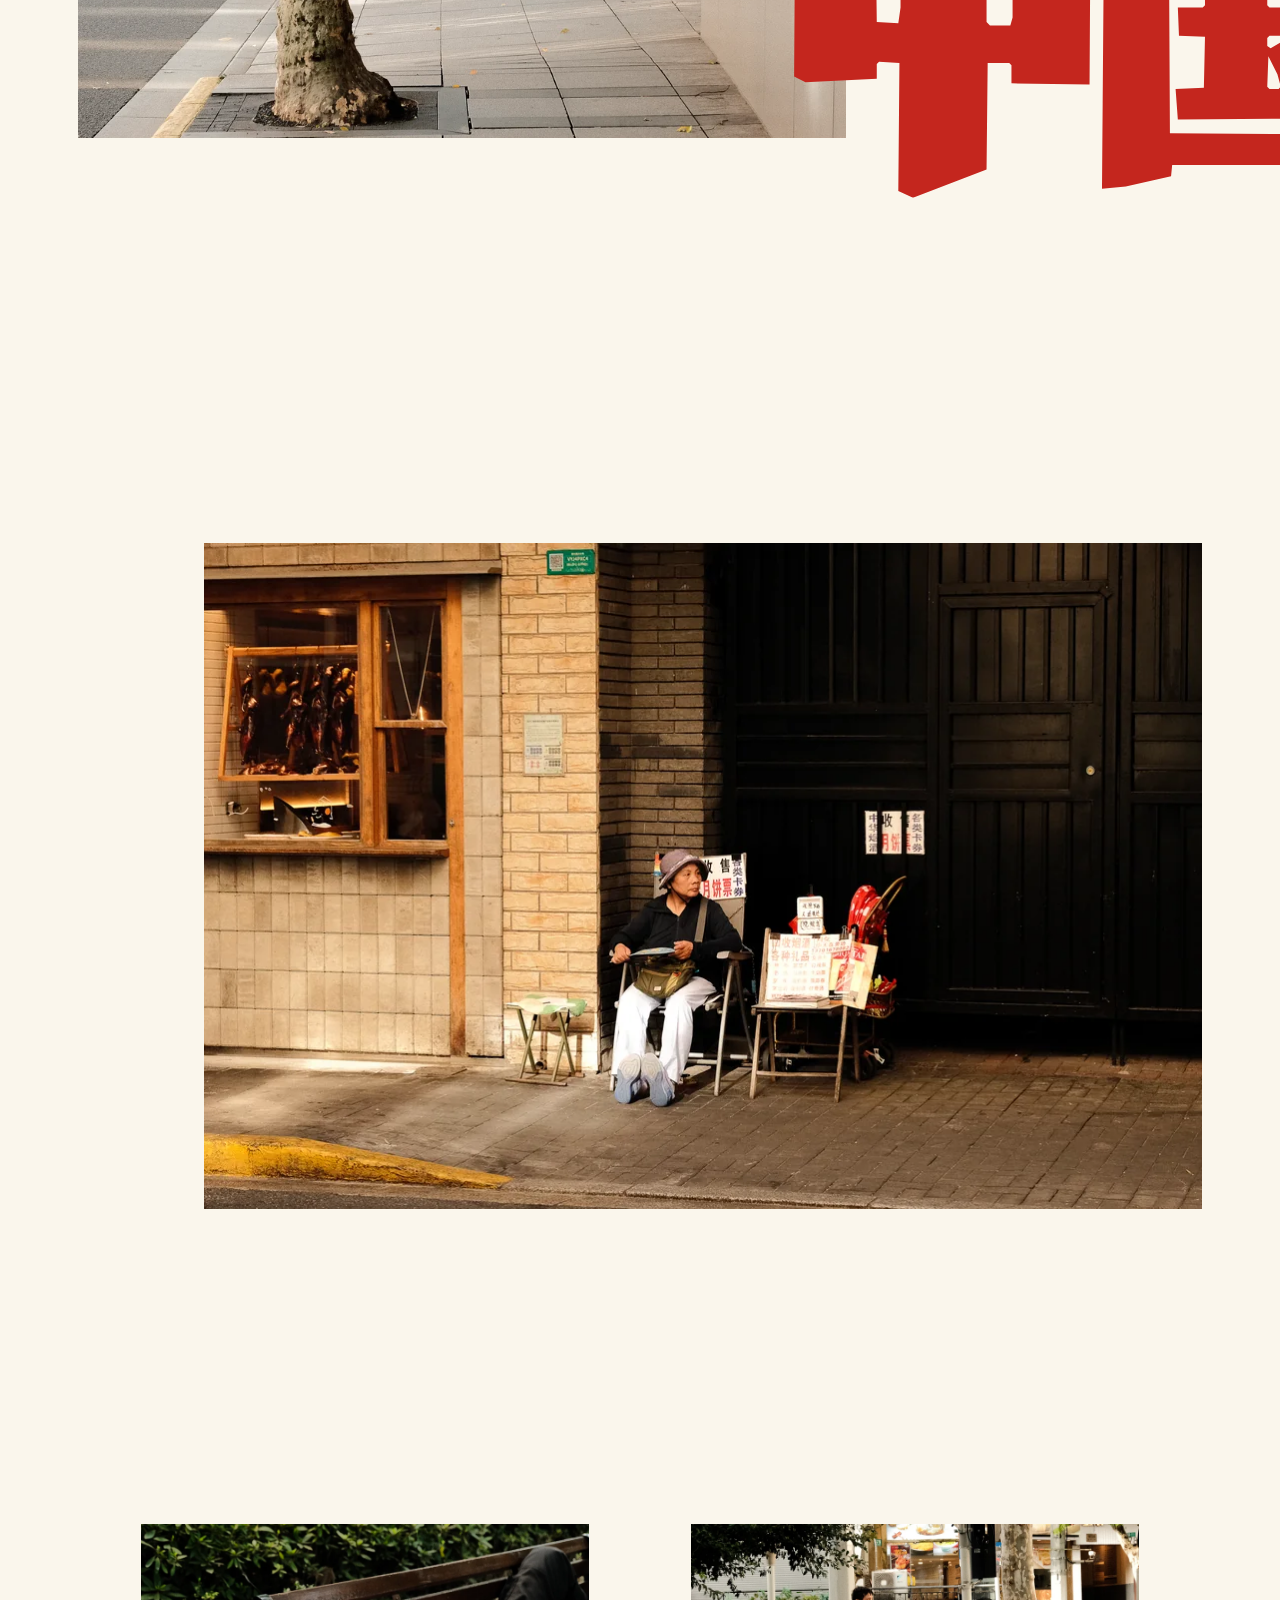
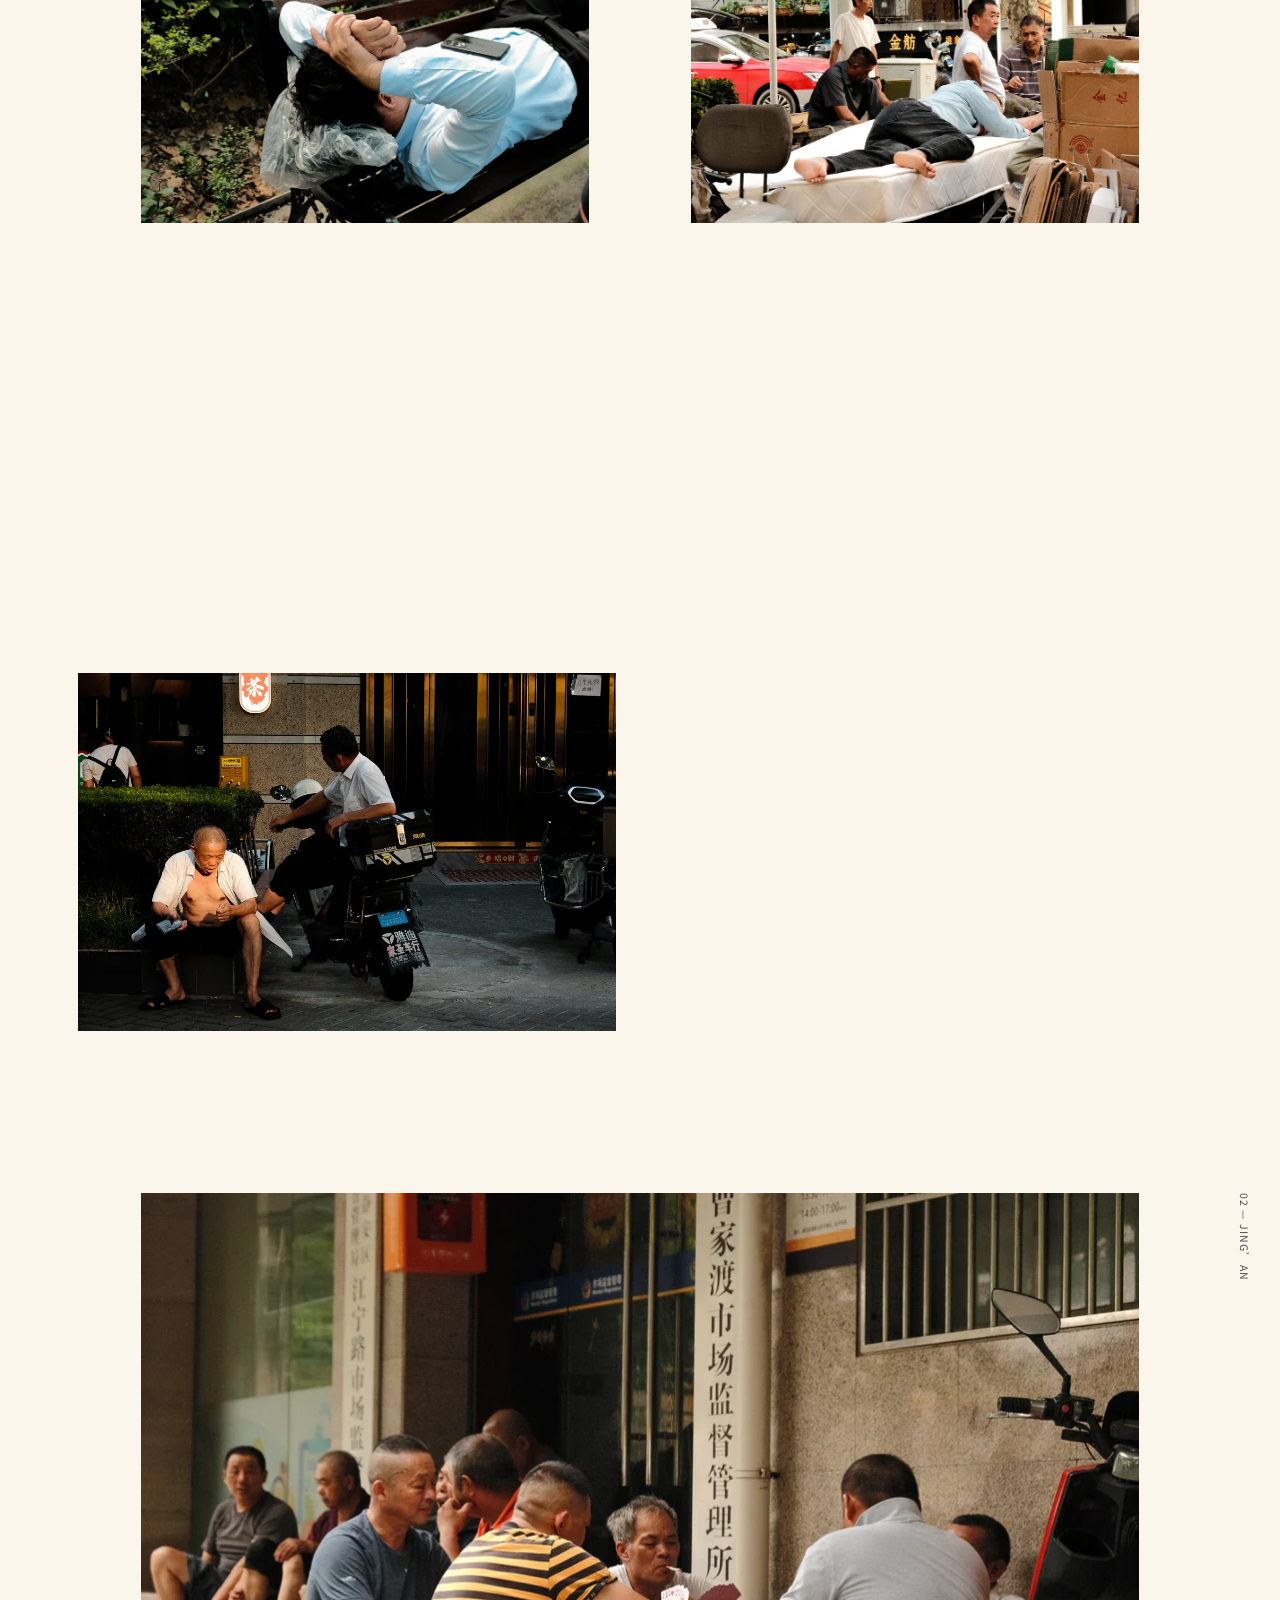
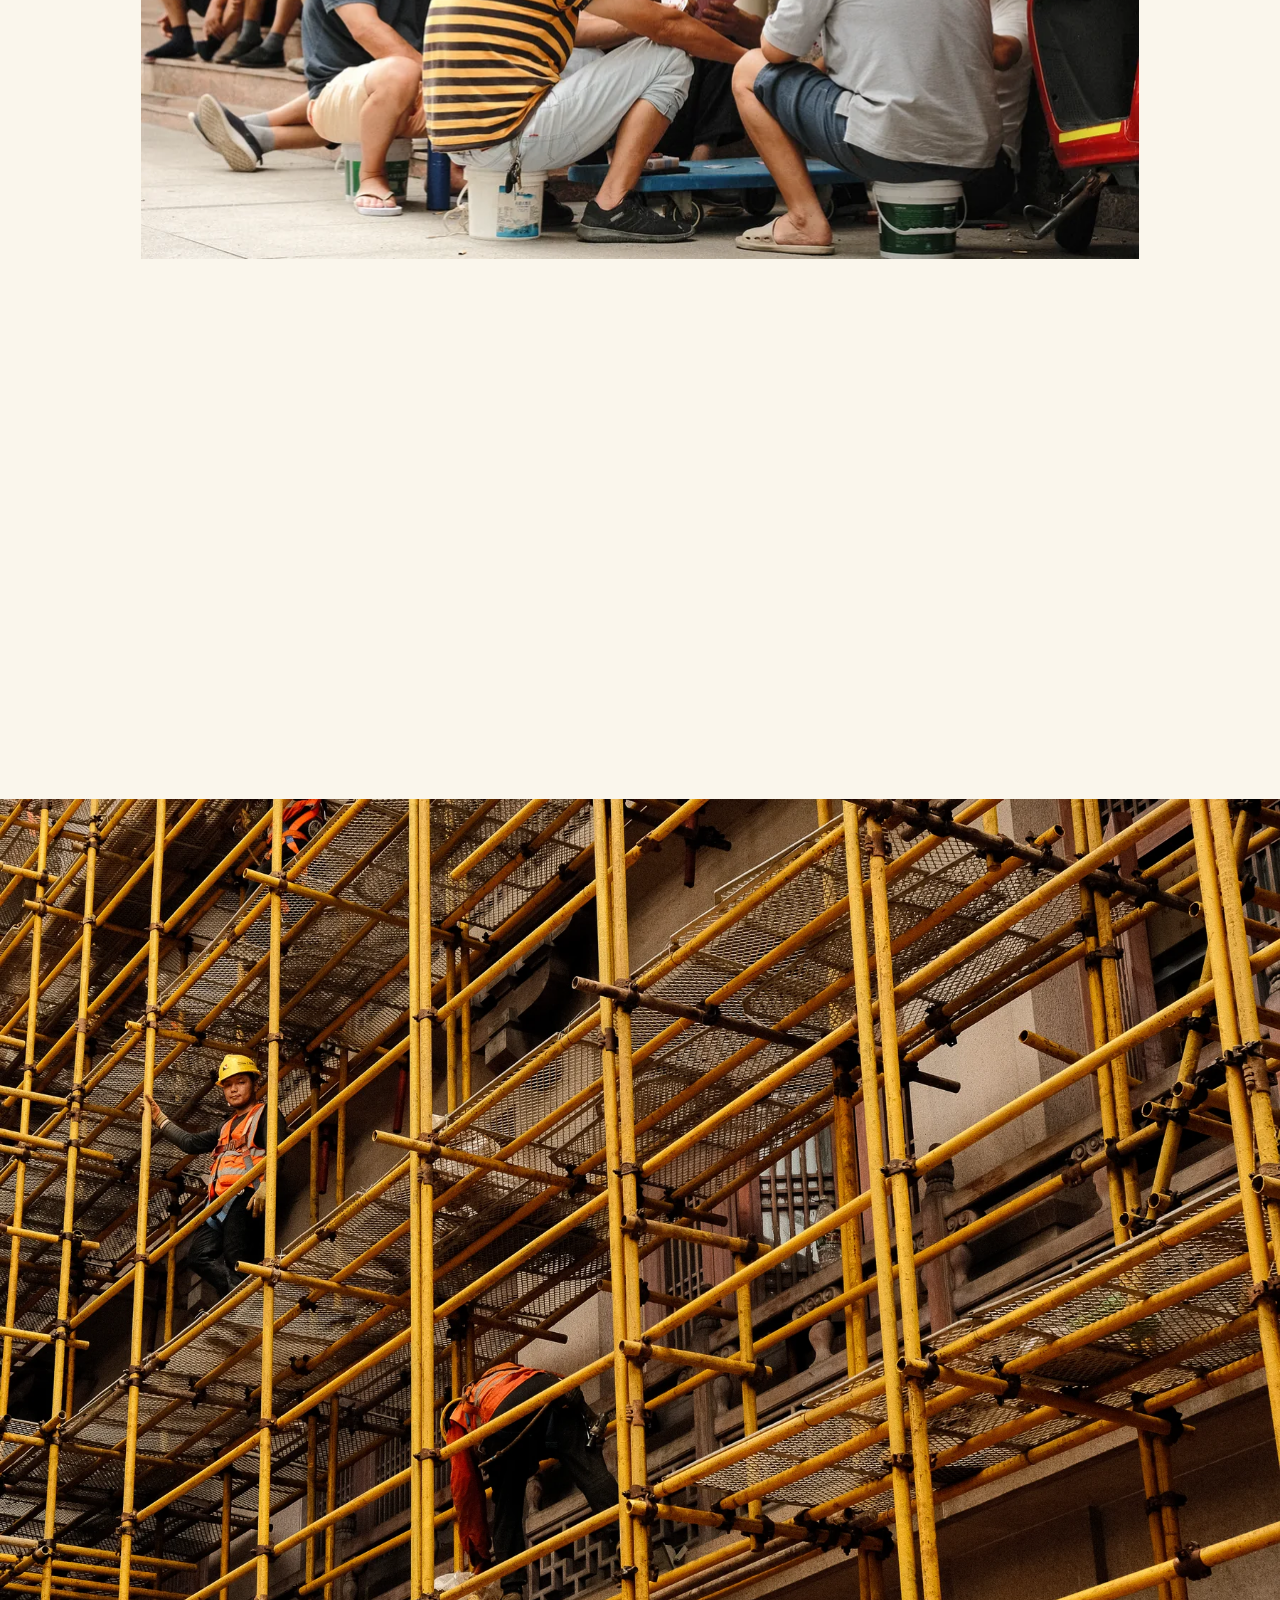
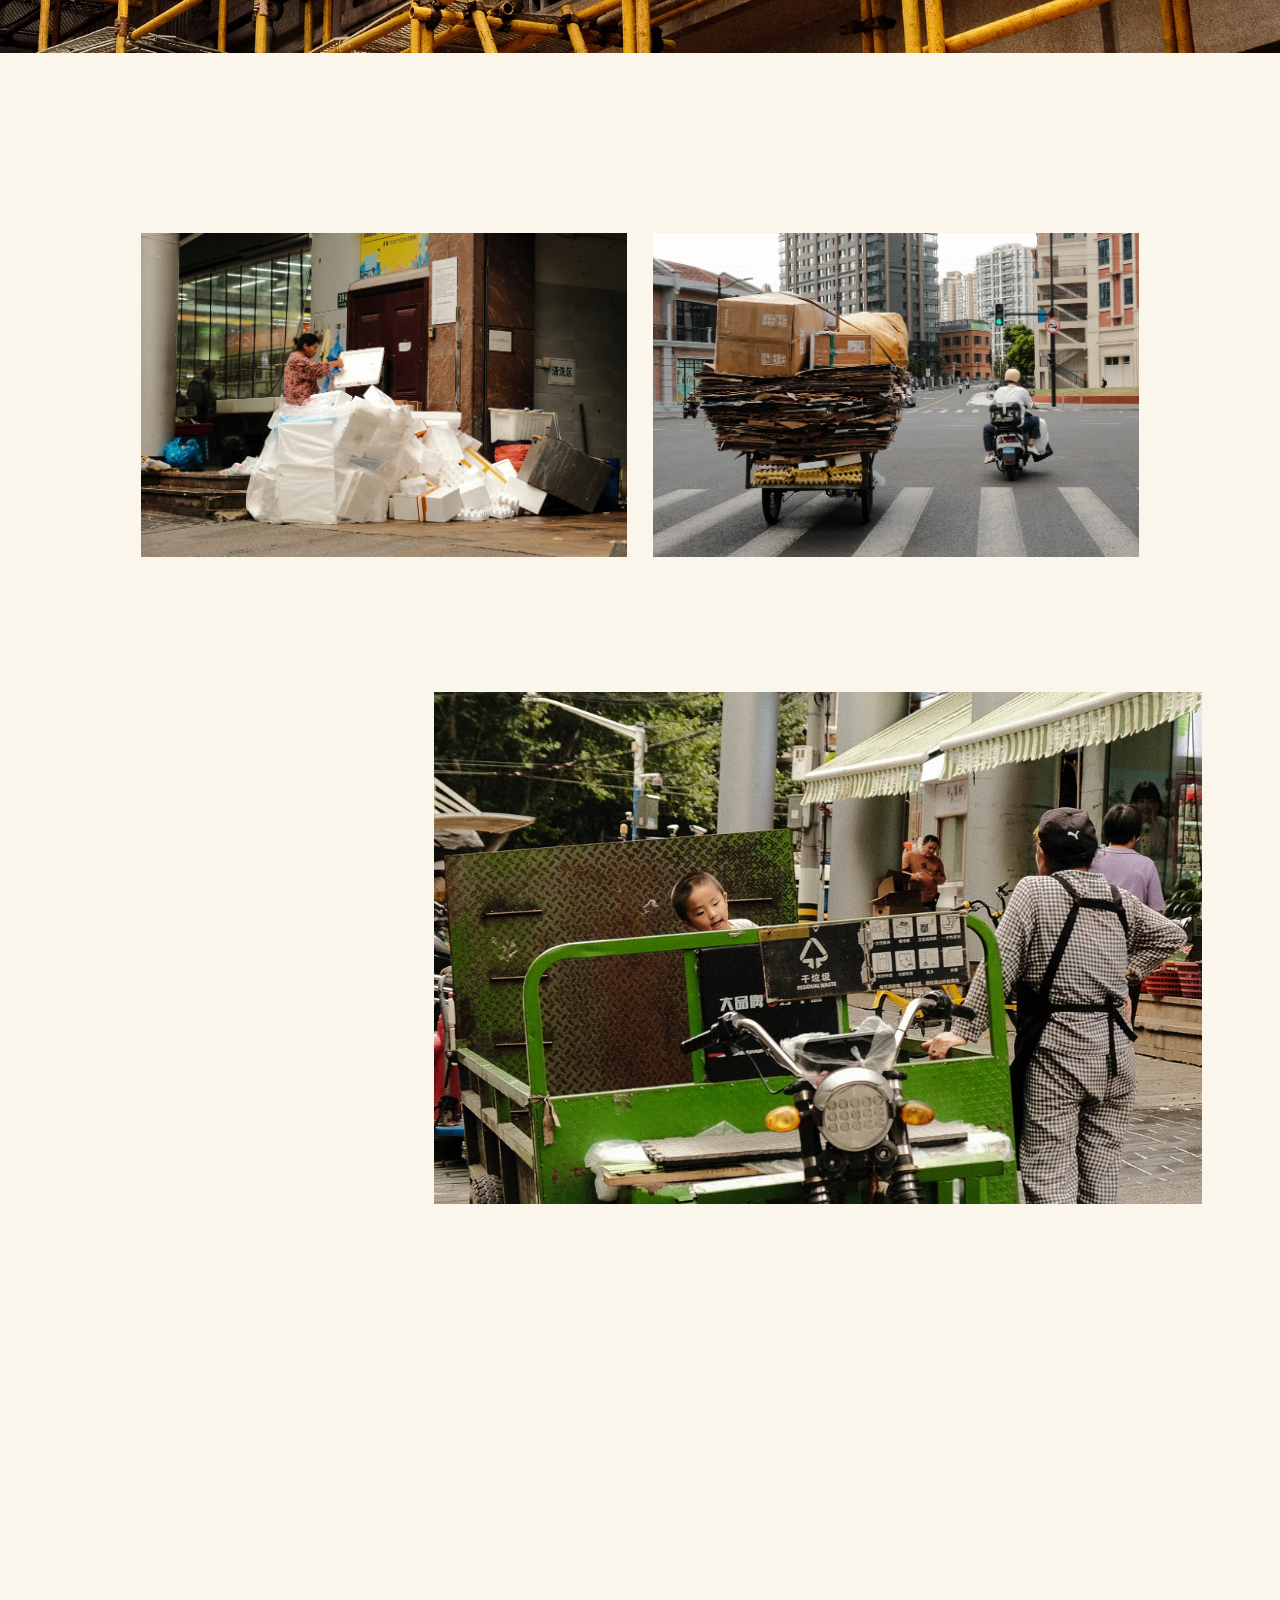
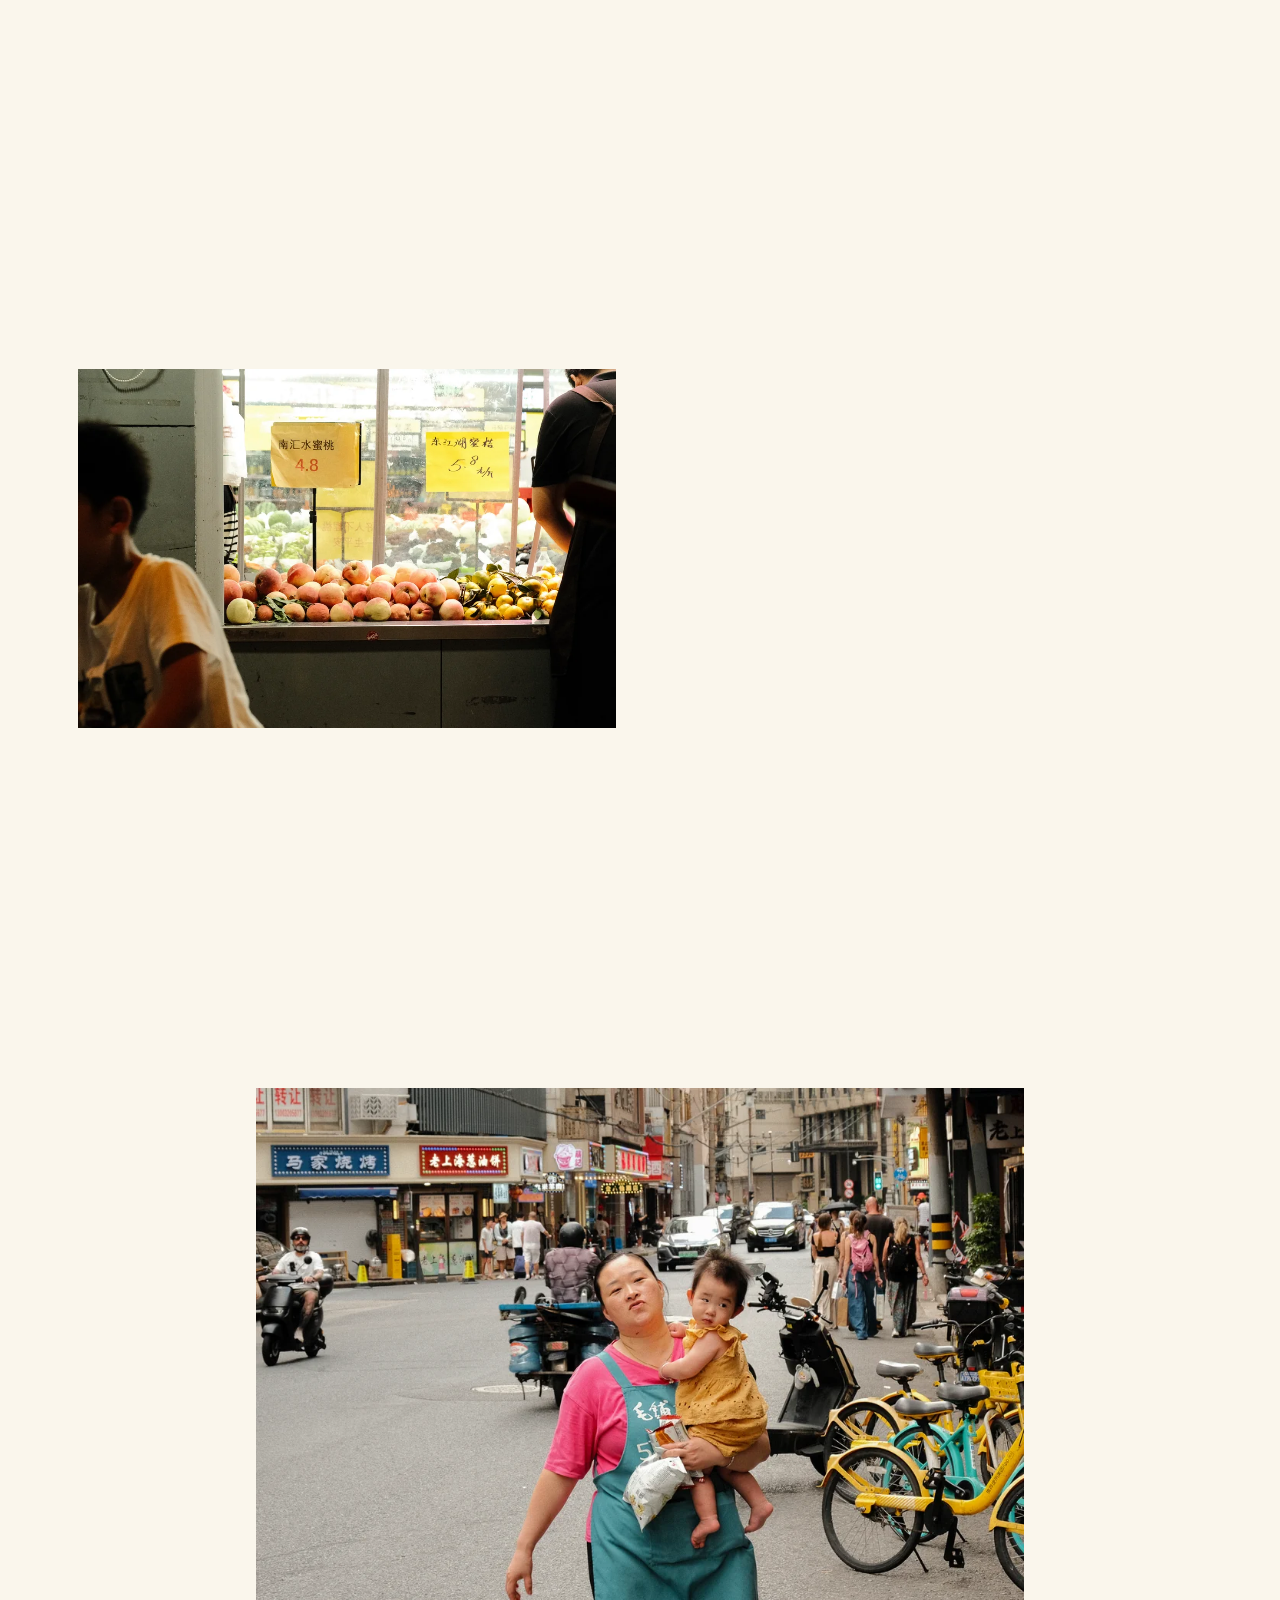
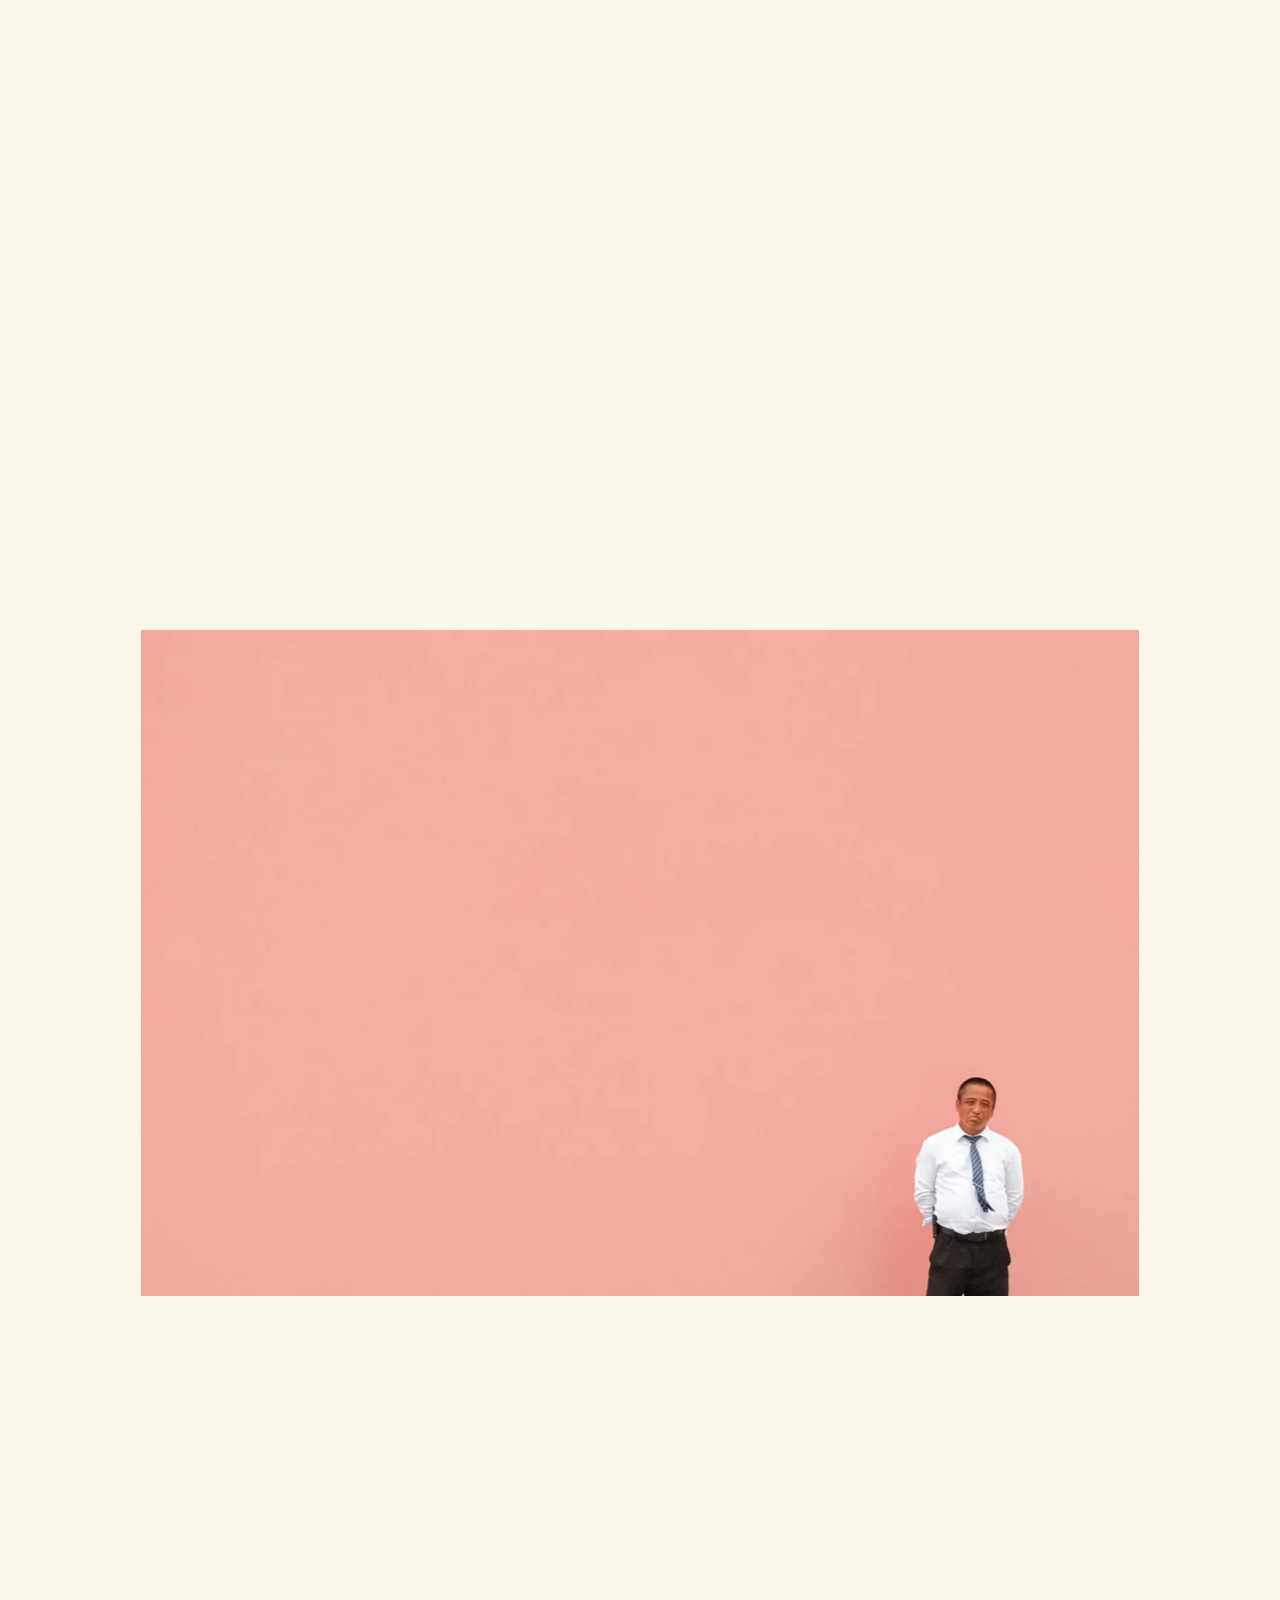
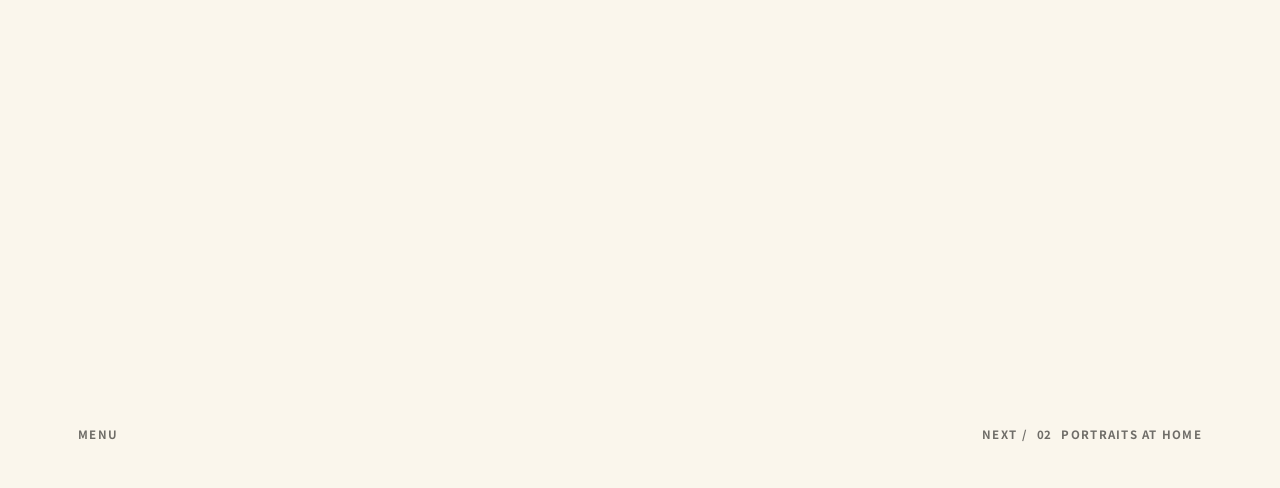
<file: envoi-1/china/index.html>
<!doctype html>
<html lang="fr">
<head>
<meta charset="utf-8">
<meta name="viewport" content="width=device-width, initial-scale=1, viewport-fit=cover">
<title>我真他妈喜欢中国 — Lucas Talarn</title>
<meta name="description" content="我真他妈喜欢中国 — photographies de Lucas Talarn, Chine.">
<link rel="canonical" href="https://denkidan.com/china/">
<meta property="og:type" content="article">
<meta property="og:title" content="我真他妈喜欢中国 — Lucas Talarn">
<meta property="og:url" content="https://denkidan.com/china/">
<meta property="og:image" content="https://denkidan.com/assets/img/china/og.jpg">
<meta name="twitter:card" content="summary_large_image">
<meta name="theme-color" content="#C4261E">
<link rel="icon" href="/favicon.svg" type="image/svg+xml">
<link rel="preload" href="/assets/fonts/denkidan-400.woff" as="font" type="font/woff" crossorigin>
<link rel="stylesheet" href="/assets/css/site.css">
</head>
<!-- Pour un nouveau projet : copier ce dossier, changer data-slug et le <title>. Le contenu vient de /assets/js/projects.js -->
<body class="papier page-projet" data-slug="china">

  <nav class="rail rail--g-haut ui" aria-label="Navigation">
    <a class="lnk v" href="/">Index</a>
    <span class="v" data-titre></span>
  </nav>

  <main>
    <div class="seq">
      <div data-sequence></div>
      <div class="fin" data-suivant></div>
    </div>
  </main>

  <noscript><p style="padding:24px">Ce site a besoin de JavaScript pour afficher les photographies. <a href="/">Retour</a></p></noscript>
  <script src="/assets/js/projects.js"></script>
  <script src="/assets/js/site.js"></script>
</body>
</html>
</file>
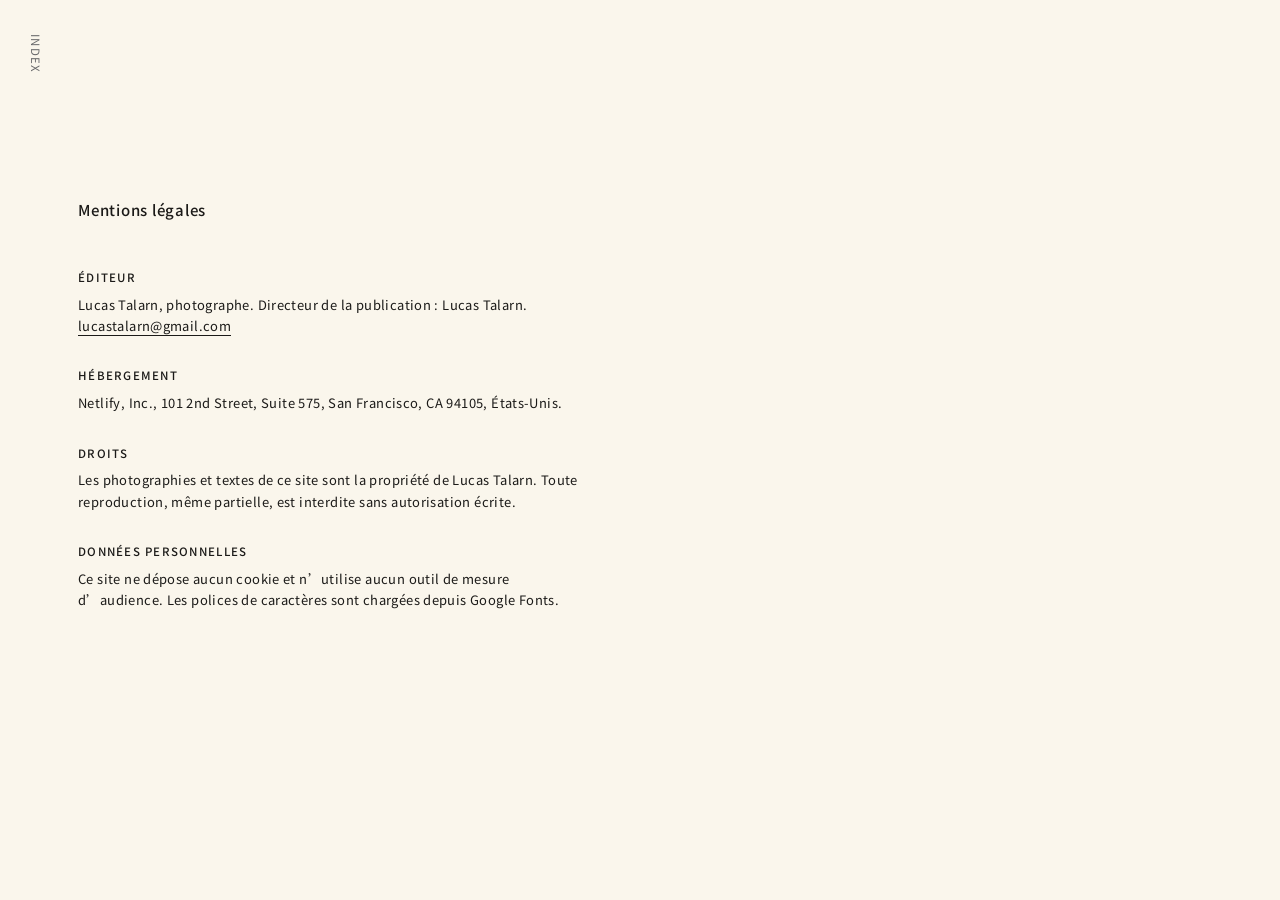
<file: envoi-1/mentions-legales/index.html>
<!doctype html>
<html lang="fr">
<head>
<meta charset="utf-8">
<meta name="viewport" content="width=device-width, initial-scale=1, viewport-fit=cover">
<title>Mentions légales — Lucas Talarn</title>
<meta name="robots" content="noindex">
<link rel="icon" href="/favicon.svg" type="image/svg+xml">
<link rel="preload" href="/assets/fonts/denkidan-400.woff" as="font" type="font/woff" crossorigin>
<link rel="stylesheet" href="/assets/css/site.css">
</head>
<body class="papier">
  <nav class="rail rail--g-haut" aria-label="Navigation">
    <a class="lnk v" href="/">Index</a>
  </nav>
  <main class="seq">
    <div class="texte-legal">
      <h1>Mentions légales</h1>
      <h2>Éditeur</h2>
      <p>Lucas Talarn, photographe. Directeur de la publication : Lucas Talarn.<br><a href="mailto:lucastalarn@gmail.com">lucastalarn@gmail.com</a></p>
      <!-- SI ACTIVITÉ PROFESSIONNELLE (micro-entreprise) : décommenter et remplir, puis supprimer cette ligne.
      <p>Entrepreneur individuel (EI) — SIREN : [000 000 000]<br>Adresse : [adresse de domiciliation]<br>Téléphone : [+33 …]</p>
      -->
      <!-- Hébergeur : ajouter son téléphone si exigé — voir netlify.com -->

      <h2>Hébergement</h2>
      <p>Netlify, Inc., 101 2nd Street, Suite 575, San Francisco, CA 94105, États-Unis.</p>
      <h2>Droits</h2>
      <p>Les photographies et textes de ce site sont la propriété de Lucas Talarn. Toute reproduction, même partielle, est interdite sans autorisation écrite.</p>
      <h2>Données personnelles</h2>
      <p>Ce site ne dépose aucun cookie et n’utilise aucun outil de mesure d’audience. Les polices de caractères sont chargées depuis Google Fonts.</p>
    </div>
  </main>
  <script src="/assets/js/projects.js"></script>
  <script src="/assets/js/site.js"></script>
</body>
</html>
</file>
<file: assets/css/site.css>
/* ==========================================================================
   denkidan.com — Lucas Talarn
   ========================================================================== */

/* Police auto-hébergée : Noto Sans SC (Noto Sans CJK SC), réduite aux caractères du site.
   Un caractère chinois absent s'affiche dans la police chinoise du système en attendant. */
@font-face { font-family: 'Denkidan'; src: url(/assets/fonts/denkidan-400.woff) format('woff'); font-weight: 400; font-display: swap; }
@font-face { font-family: 'Denkidan'; src: url(/assets/fonts/denkidan-500.woff) format('woff'); font-weight: 500; font-display: swap; }
@font-face { font-family: 'Denkidan'; src: url(/assets/fonts/denkidan-700.woff) format('woff'); font-weight: 700; font-display: swap; }

:root {
  --rouge: #C4261E;              /* rouge d'imprimerie, légèrement pigmentaire */
  --blanc: rgba(255, 255, 245, .9);
  --papier: #FAF6EC;             /* crème très clair */
  --encre: #1B1A18;
  --m: 28px;                     /* marge du cadre */
  --rail: 22px;                  /* largeur d'un texte vertical */
  --pv-w: clamp(120px, 11vw, 190px);
  --pv-dx: 2vw;                  /* variante B : léger décentrage. Mettre 0 pour la variante A */
  --pv-dy: -1vh;
  --txt: 11.5px;
  --track: .11em;
  --fade: 220ms;
  /* Zones protégées des téléphones (encoche, barre d'accueil) : 0 partout ailleurs */
  --sa-t: env(safe-area-inset-top, 0px); --sa-r: env(safe-area-inset-right, 0px);
  --sa-b: env(safe-area-inset-bottom, 0px); --sa-l: env(safe-area-inset-left, 0px);
  --seq-pad: calc(var(--m) * 2 + var(--rail) + max(var(--sa-l), var(--sa-r)));   /* marge latérale des séquences */
  --noir: #121211;
  --orange: #EC6A1E;             /* projet 02 : la teinte de la lumière des deux photos en couleur */
  --blanc-p: #F5F4F0;            /* projet 02 : blanc neutre, sans le jaune du crème */
  --ivoire: #F3F2EE;
  --gris: #8B8B87;
}

*, *::before, *::after { box-sizing: border-box; }
html { -webkit-text-size-adjust: 100%; }
body {
  margin: 0;
  font-family: 'Denkidan', 'PingFang SC', 'Hiragino Sans GB', 'Microsoft YaHei', 'Noto Sans CJK SC', system-ui, sans-serif;
  font-weight: 400;
  font-size: var(--txt);
  letter-spacing: .03em;
  text-transform: none;
  -webkit-font-smoothing: antialiased;
}
img { display: block; max-width: 100%; height: auto; }
a { color: inherit; text-decoration: none; cursor: pointer; }
a:focus-visible { outline: 1px solid currentColor; outline-offset: 5px; }
.zh { letter-spacing: .05em; text-transform: none; font-feature-settings: normal; }
.idx { text-combine-upright: all; -webkit-text-combine: horizontal; letter-spacing: 0; }
/* Capitales et interlettrage : seulement les rails et les étiquettes */
.rail, .lab, .fin { text-transform: uppercase; letter-spacing: var(--track); }
.rail .zh, .fin .zh { text-transform: none; letter-spacing: .05em; }
.sr { position: absolute; width: 1px; height: 1px; overflow: hidden; clip: rect(0 0 0 0); white-space: nowrap; }

/* Lien : opacité seule, pas de soulignement */
.lnk { opacity: .55; transition: opacity 160ms ease; }
.lnk:hover, .lnk:focus-visible, .lnk.is-on, .lnk[aria-current] { opacity: 1; }
.lnk[aria-current] { font-weight: 500; }

/* Texte vertical : CJK debout, latin couché, chiffres groupés debout */
.v { writing-mode: vertical-rl; white-space: nowrap; display: flex; align-items: center; gap: .9em; padding: 6px 0; block-size: max-content; inline-size: max-content; }
.v > * { flex-shrink: 0; }

/* ---------------- Cadre rouge (accueil, contact, 404) ---------------- */

body.rouge { background: var(--rouge); color: var(--blanc); height: 100svh; overflow: hidden; }
.grain { position: fixed; inset: 0; pointer-events: none; background: url(/assets/img/site/grain.png) 0 0 / 160px; mix-blend-mode: multiply; opacity: .22; z-index: 0; }

.rail { position: fixed; z-index: 3; display: flex; flex-direction: column; gap: 26px; }
.rail--g-haut { left: calc(var(--m) + var(--sa-l)); top: calc(var(--m) + var(--sa-t)); }
.rail--g-bas  { left: calc(var(--m) + var(--sa-l)); bottom: calc(var(--m) + var(--sa-b)); }
.rail--d-haut { right: calc(var(--m) + var(--sa-r)); top: calc(var(--m) + var(--sa-t)); }
.rail--d-bas  { right: calc(var(--m) + var(--sa-r)); bottom: calc(var(--m) + var(--sa-b)); }
.rail ul { list-style: none; margin: 0; padding: 0; display: flex; flex-direction: column; gap: 26px; }

.nom { opacity: .9; }

/* Menus des pages rouges (accueil, contact, 404) : plus gras et plus présents sur le rouge */
body.rouge .rail { font-weight: 700; }
body.rouge .lnk { opacity: .82; }
body.rouge .lnk:hover, body.rouge .lnk:focus-visible, body.rouge .lnk.is-on, body.rouge .lnk[aria-current] { opacity: 1; font-weight: 700; }

/* Aperçu central : deux calques pour le fondu croisé */
.apercu { position: fixed; inset: 0; z-index: 1; pointer-events: none; }
.apercu img {
  position: absolute; left: 50%; top: 50%;
  width: var(--pv-w); height: auto;
  transform: translate(calc(-50% + var(--pv-dx)), calc(-50% + var(--pv-dy)));
  opacity: 0; transition: opacity var(--fade) ease;
}
.apercu img.on { opacity: 1; }

/* Clic vers un projet : les textes disparaissent, l'image reste */
body.depart .rail, body.depart .bloc-centre { opacity: 0; transition: opacity 140ms ease; }

/* Contact : petit bloc à la place de l'image */
.bloc-centre {
  position: fixed; left: 50%; top: 50%; z-index: 2;
  transform: translate(calc(-50% + var(--pv-dx)), calc(-50% + var(--pv-dy)));
  width: max(var(--pv-w), 220px);
  display: flex; flex-direction: column; gap: 14px;
  text-transform: none; letter-spacing: .04em; font-size: 13px; line-height: 1.5;
}
.bloc-centre a { border-bottom: 1px solid rgba(255,255,245,.45); align-self: flex-start; }
.bloc-centre a:hover { border-bottom-color: currentColor; }
.bloc-centre .lab { text-transform: uppercase; letter-spacing: var(--track); font-size: var(--txt); opacity: .7; }
.bloc-centre h1.lab, .bloc-centre h2.lab { margin: 0; font-weight: inherit; }

/* Contact : la page défile (clavier du téléphone), le bloc reste centré sur ordinateur */
body.page-contact { height: auto; min-height: 100svh; overflow-x: hidden; overflow-y: auto; }
.page-contact .bloc-centre { position: relative; left: auto; top: auto; transform: none;
  width: min(400px, calc(100vw - 2 * var(--seq-pad))); min-height: 100svh; margin-inline: auto;
  justify-content: center; padding-block: 12svh; }
/* Formulaire : des lignes, pas des cases */
.contact-form { display: flex; flex-direction: column; gap: 20px; margin: 4px 0 6px; }
.contact-form[hidden] { display: none; }
.cf-champ { display: flex; flex-direction: column; gap: 4px; }
.contact-form .lab { opacity: .85; }
.cf-input { font: inherit; font-size: 14px; line-height: 1.5; letter-spacing: .02em; color: inherit; background: transparent;
  border: 0; border-bottom: 1px solid rgba(255, 255, 245, .45); border-radius: 0; padding: 6px 0 7px; width: 100%; outline: none; }
.cf-input:hover { border-bottom-color: rgba(255, 255, 245, .75); }
.cf-input:focus { border-bottom-color: currentColor; box-shadow: 0 1px 0 currentColor; }
textarea.cf-input { resize: vertical; min-height: 8.5em; }
.cf-input:-webkit-autofill { -webkit-text-fill-color: var(--blanc); box-shadow: inset 0 0 0 100px var(--rouge); caret-color: var(--blanc); }
.cf-envoyer { appearance: none; align-self: flex-start; margin-top: 4px; padding: 8px 0 5px; background: none; border: 0; border-bottom: 1px solid currentColor;
  border-radius: 0; color: inherit; font: inherit; font-size: var(--txt); font-weight: 700; text-transform: uppercase; letter-spacing: var(--track); cursor: pointer; }
.cf-envoyer:disabled { opacity: .6; cursor: default; }
.cf-envoyer:focus-visible { outline: 1px solid currentColor; outline-offset: 5px; }
.cf-etat { margin: 0; font-size: 13px; line-height: 1.5; outline: none; }
.cf-etat:empty { display: none; }
.cf-piege { position: absolute; left: -9999px; width: 1px; height: 1px; overflow: hidden; }

/* ---------------- Pages papier (projet, mentions) ---------------- */

body.papier { background: var(--papier); color: var(--encre); }
body.papier .rail { mix-blend-mode: difference; color: #fff; }
body.papier .rail .lnk { opacity: .6; }
body.papier .rail .lnk:hover, body.papier .rail .lnk:focus-visible, body.papier .rail [aria-current] { opacity: 1; }
.ui { opacity: 0; transition: opacity 200ms ease; }
.pret .ui { opacity: 1; }

/* La page projet ne déborde jamais à droite (lettrage coupé par le bord de l'écran) */
body.page-projet { overflow-x: hidden; }
.page-projet main { overflow-x: clip; }

.seq { padding-inline: var(--seq-pad); position: relative; }

/* Champ de couleur : bord à bord, le contenu garde la marge des séquences */
.champ { margin-inline: calc(-1 * var(--seq-pad)); padding-inline: var(--seq-pad); position: relative; display: flow-root; }
.champ-rouge { background: var(--rouge); }

/* Bascule : fin du champ rouge, lettrage à cheval sur la limite */
.b-bascule {
  position: relative; height: var(--h); background: var(--rouge);
  margin-inline: calc(-1 * var(--seq-pad));
}
.lettrage {
  position: absolute; left: var(--l); width: var(--w); max-width: none; height: auto;
  top: calc(var(--h) - var(--split) * var(--w) * var(--ratio));
  pointer-events: none; z-index: 1;
}
.lettrage-haut { clip-path: inset(0 0 calc(100% - var(--split) * 100%) 0); }
.lettrage-bas  { clip-path: inset(calc(var(--split) * 100%) 0 0 0); }

/* Repère documentaire en marge droite, à la hauteur du haut de l'image */
.meta { position: absolute; right: var(--m); writing-mode: vertical-rl; white-space: nowrap; font-size: 10.5px; letter-spacing: var(--track); text-transform: uppercase; opacity: .75; }
.champ-rouge .meta { color: var(--blanc); }

/* Menu au-dessus d'un champ de couleur : copie claire, coupée net à la limite (voir site.js) */
body.papier .rail.rail-clair { mix-blend-mode: normal; color: var(--blanc); }

/* ---------------- Blanc et orange (Portraits at home) ---------------- */

body.papier.fond-blanc { background: var(--blanc-p); }
.champ-orange { background: var(--orange); }
body.fond-blanc .nb { color: #77766F; }
body.papier .champ-orange .nb, body.papier .b-cheval .nb { color: var(--blanc); }
/* Photo à cheval : l'orange continue derrière elle jusqu'à --cheval de sa hauteur */
.b-cheval { position: relative; z-index: 0; }
.b-cheval .nb { right: calc(var(--m) - var(--seq-pad)); }   /* même marge que les autres numéros */
.b-cheval::before {
  content: ""; position: absolute; z-index: -1; background: var(--orange);
  left: calc(-1 * var(--seq-pad)); right: calc(-1 * var(--seq-pad));
  top: calc(-1 * var(--mt, 0px) - 1px); height: calc(var(--mt, 0px) + 1px + var(--cheval) * 100%);
}

/* Menu des pages projet : même graisse que l'accueil, projet ouvert à pleine opacité */
.page-projet .rail, .page-projet .fin { font-weight: 700; }
body.page-projet .rail .lnk, body.page-projet .fin .lnk { opacity: .62; }
body.page-projet .rail .lnk:hover, body.page-projet .rail .lnk:focus-visible, body.page-projet .rail .lnk[aria-current],
body.page-projet .fin .lnk:hover, body.page-projet .fin .lnk:focus-visible { opacity: 1; font-weight: 700; }
.b { margin: var(--mt, 0) 0 0; text-transform: none; letter-spacing: .04em; }
.b img { width: 100%; max-width: calc(88svh * var(--ar, 1.5)); }
.b.al-center img { margin-inline: auto; }
.b.al-right img { margin-left: auto; }
.b figcaption { padding-top: 8px; font-size: 11px; opacity: .65; }
.b.al-right figcaption { text-align: right; }

.s-xs { width: 18vw; } .s-s { width: 28vw; } .s-m { width: 42vw; } .s-l { width: 60vw; } .s-xl { width: 78vw; }
.al-left { margin-right: auto; }
.al-center { margin-left: auto; margin-right: auto; }
.al-right { margin-left: auto; }
.b-full { width: 100vw; margin-left: calc(-1 * var(--seq-pad)); }
.b-full img { max-width: none; }

.b-pair { display: grid; grid-template-columns: 1fr 1fr; }
.b-pair.gap-small { column-gap: 2vw; }
.b-pair.gap-large { column-gap: 8vw; }
.b-pair.va-start { align-items: start; } .b-pair.va-center { align-items: center; } .b-pair.va-end { align-items: end; }

.b-text { max-width: 420px; font-size: 13px; line-height: 1.6; }
.b-text p { margin: 0 0 1em; }

.info { max-width: 420px; margin: 40vh 0 0; text-transform: none; letter-spacing: .04em; font-size: 13px; line-height: 1.6; scroll-margin-top: 20vh; }
.info h2 { margin: 0 0 1.4em; font-size: 15px; font-weight: 500; letter-spacing: .05em; }
.info p { margin: 0 0 1em; }
.info a { border-bottom: 1px solid currentColor; }
.fin { display: flex; justify-content: space-between; align-items: baseline; gap: 24px; margin-top: 30vh; padding-bottom: calc(var(--m) + 8px + var(--sa-b)); }
.fin a { display: inline-flex; gap: .9em; align-items: baseline; padding: 10px 0; }

.texte-legal { max-width: 520px; padding: 22vh 0 18vh; text-transform: none; letter-spacing: .03em; font-size: 13px; line-height: 1.65; }
.texte-legal h1 { font-size: 15px; font-weight: 500; letter-spacing: .05em; margin: 0 0 3em; }
.texte-legal h2 { font-size: var(--txt); font-weight: 500; letter-spacing: var(--track); text-transform: uppercase; margin: 2.6em 0 .6em; }
.texte-legal p { margin: 0; }
.texte-legal a { border-bottom: 1px solid currentColor; }

/* ---------------- Thème noir (Portraits at home) ---------------- */

body.noir { background: var(--noir); color: var(--ivoire); }
body.noir .rail { color: var(--ivoire); }

/* Images réglées par la hauteur (--h) ou par la largeur (--w) */
.b.b-h img { width: min(calc(var(--h) * var(--ar)), 100%); max-width: none; height: auto; }
.b.b-w img { width: var(--w); max-width: none; height: auto; margin-left: calc((100% - var(--w)) / 2); }
.b-wv { width: var(--w); }
.b-pair.gap-tight { column-gap: 1vw; }

/* Numérotation grise en marge droite, à la hauteur du haut de l'image */
.nb { position: absolute; right: var(--m); writing-mode: vertical-rl; white-space: nowrap; font-size: var(--txt); letter-spacing: var(--track); color: var(--gris); font-variant-numeric: tabular-nums; }


/* ---------------- Edito : tirages sur papier, posés sur une table noire ---------------- */

body.edito { --fond-e: #0F0F0E; --texte-e: #E8E5DE; --gris-e: #8C8A85;
  --proof-paper: #EEEAE2; --proof-ink: #171715;
  --proof-top: 9px; --proof-side: 10px; --proof-bottom: 26px;   /* côtés fins, bas environ 2,5 fois plus profond */
  --proof-ombre: 0 1px 0 rgba(255, 255, 255, .025), 0 2px 8px rgba(0, 0, 0, .2);
  background: var(--fond-e); color: var(--texte-e); }
body.edito .rail { color: var(--texte-e); }
/* Le papier s'ajoute autour de la photo : la photo garde sa taille, le tirage est un peu plus grand */
body.edito .proof { background: var(--proof-paper); padding: var(--proof-top) var(--proof-side) var(--proof-bottom); position: relative; box-shadow: var(--proof-ombre); }
body.edito .proof img { display: block; outline: 0; }
/* Le numéro est imprimé dans la marge basse du papier */
body.edito .proof .nb { position: absolute; left: var(--proof-side); right: auto; top: auto; bottom: 8px; margin: 0; padding: 0; width: auto;
  writing-mode: horizontal-tb; font-size: 8px; line-height: 1; letter-spacing: .1em; color: var(--proof-ink); text-align: left; }
/* Image seule : le tirage prend la largeur de sa photo */
body.edito .b.b-h { width: fit-content; max-width: 100%; margin-inline: auto; }
body.edito .b.b-h img { width: calc(var(--h) * var(--ar)); max-width: 100%; }
/* Diptyque : chaque photo garde ses 31vw, les deux papiers restent séparés de 1vw */
body.edito .b-pair.gap-tight { width: calc(var(--w) + 4 * var(--proof-side)); column-gap: 1vw; }
body.edito .b-pair__img { margin: 0; }
body.edito .b-pair__img:focus-visible { outline: 1px solid var(--texte-e); outline-offset: 4px; }
body.edito .fin { margin-top: 26vh; }

/* Le tirage rapproché : un seul calque fixe, la page reste visible derrière */
.proof-preview { position: fixed; inset: 0; z-index: 50; display: grid; place-items: center; pointer-events: none;
  background: rgba(0, 0, 0, .12); opacity: 0; visibility: hidden; transition: opacity 120ms ease, visibility 0s linear 120ms; }
.proof-preview.is-on { opacity: 1; visibility: visible; transition: opacity 120ms ease; }
.proof-preview.par-toucher { pointer-events: auto; }
.proof-preview .proof { margin: 0; }
.proof-preview__photo { position: relative; }
.proof-preview__img { display: block; max-width: none; object-fit: contain; }
.proof-preview__old { position: absolute; inset: 0; width: 100%; height: 100%; max-width: none; object-fit: contain; }
.proof-preview__old.is-gone { opacity: 0; transition: opacity 120ms ease; }

/* ---------------- Téléphone : une autre composition ---------------- */

@media (max-width: 760px) {
  :root { --m: 18px; --pv-w: clamp(150px, 44vw, 230px); --pv-dx: 0px; --pv-dy: -3svh; --txt: 11px; }

  .v { writing-mode: horizontal-tb; padding: 5px 0; }
  .rail, .rail ul { gap: 4px; }
  .rail--g-haut { left: calc(var(--m) + var(--sa-l)); top: auto; bottom: calc(var(--m) + var(--sa-b)); }
  .rail--g-bas  { left: calc(var(--m) + var(--sa-l)); bottom: auto; top: calc(var(--m) + var(--sa-t)); }
  .rail--d-haut { right: calc(var(--m) + var(--sa-r)); top: calc(var(--m) + var(--sa-t)); }
  .rail--d-bas  { right: calc(var(--m) + var(--sa-r)); bottom: calc(var(--m) + var(--sa-b)); align-items: flex-end; }
  .idx { text-combine-upright: none; -webkit-text-combine: none; }

  :root { --seq-pad: calc(var(--m) + max(var(--sa-l), var(--sa-r))); }
  .lnk { opacity: .78; }
  .s-xs { width: 42vw; } .s-s { width: 56vw; } .s-m { width: 74vw; } .s-l, .s-xl { width: 100%; }
  .b { margin-top: calc(var(--mt, 0px) * .6); }
  .b-pair { grid-template-columns: 1fr; row-gap: 14vh; }
  .b-pair > :last-child { width: 72%; margin-left: auto; }
  .info { margin-top: 28vh; }
  .fin { margin-top: 22vh; }

  .lettrage { left: var(--lm); width: var(--wm); top: calc(var(--h) - var(--split) * var(--wm) * var(--ratio)); }
  .meta { right: 4px; font-size: 9.5px; }

  /* Portraits : images seules 76 à 88vw centrées, paires empilées et serrées, numéro au-dessus */
  .nb { position: static; display: block; writing-mode: horizontal-tb; text-align: right; padding-bottom: 6px; }
  .b.b-h img, .b.b-w img { width: var(--wm, 84vw); max-width: 100%; margin-inline: auto; }
  .b-h .nb, .b-w .nb { width: var(--wm, 84vw); max-width: 100%; margin-inline: auto; }
  .b.m-full img { width: 100vw; max-width: none; margin-left: calc(-1 * var(--seq-pad)); }
  .m-full .nb { width: auto; }
  .b-pair.gap-tight { width: var(--wm, 76vw); max-width: 100%; margin-inline: auto; row-gap: 2vh; }
  .b-pair.gap-tight > :last-child { width: auto; margin-left: 0; }
  /* à cheval : le numéro sort du flux pour que la limite tombe bien à --cheval de la photo */
  .b-cheval .nb { position: absolute; bottom: 100%; left: 0; right: 0; }
  .b-cheval::before { top: calc(-.6 * var(--mt, 0px) - 1px); height: calc(.6 * var(--mt, 0px) + 1px + var(--cheval) * 100%); }

  /* Projet : barre du haut horizontale */
  .page-projet .rail--g-haut { top: calc(var(--m) + var(--sa-t)); bottom: auto; flex-direction: row; gap: 18px; }
  .page-projet .rail--g-haut ul { flex-direction: row; gap: 18px; }
  .page-projet .rail--d-bas  { top: calc(var(--m) + var(--sa-t)); bottom: auto; }
}
/* Contact sur téléphone : le formulaire passe entre le nom (en haut) et les menus (en bas) */
@media (max-width: 760px) {
  .page-contact .bloc-centre { width: auto; min-height: 0; margin-inline: calc(var(--m) + var(--sa-l)); justify-content: flex-start; padding-block: 84px 170px; }
  .cf-input { font-size: 16px; }   /* 16 px : Safari iPhone ne zoome pas sur le champ */
}
/* Edito sur téléphone : papier réduit, images seules à 84 %, diptyques côte à côte (jamais empilés) */
@media (max-width: 760px) {
  body.edito { --proof-top: 7px; --proof-side: 7px; --proof-bottom: 20px; }
  body.edito .b.b-h img { width: var(--wm, 84vw); }
  body.edito .b-pair.gap-tight { grid-template-columns: 1fr 1fr; column-gap: 2vw; row-gap: 0; width: min(calc(84vw + 4 * var(--proof-side)), 100%); margin-inline: auto; }
  body.edito .b-pair.gap-tight > :last-child { width: auto; margin-left: 0; }
  body.edito .proof .nb { font-size: 7.5px; bottom: 6px; }
}
/* Téléphone : dans la barre d'un projet, les autres projets gardent seulement leur numéro */
@media (max-width: 760px) {
  .page-projet .rail--g-haut a:not([aria-current]) .idx ~ span { display: none; }
}

/* Téléphone à l'horizontale (écran bas) : les images gardent la mise en page ordinateur,
   seuls les menus passent à l'horizontale comme sur téléphone, sinon ils dépassent de l'écran */
@media (max-height: 500px) and (min-width: 761px) {
  :root { --m: 18px; --txt: 11px; }
  .v { writing-mode: horizontal-tb; padding: 5px 0; }
  .rail, .rail ul { gap: 4px; }
  .rail--g-haut { left: calc(var(--m) + var(--sa-l)); top: auto; bottom: calc(var(--m) + var(--sa-b)); }
  .rail--g-bas  { left: calc(var(--m) + var(--sa-l)); bottom: auto; top: calc(var(--m) + var(--sa-t)); }
  .rail--d-bas  { right: calc(var(--m) + var(--sa-r)); bottom: calc(var(--m) + var(--sa-b)); align-items: flex-end; }
  .idx { text-combine-upright: none; -webkit-text-combine: none; }
  .page-projet .rail--g-haut { top: calc(var(--m) + var(--sa-t)); bottom: auto; flex-direction: row; gap: 18px; }
  .page-projet .rail--g-haut ul { flex-direction: row; gap: 18px; }
  .page-projet .rail--d-bas  { top: calc(var(--m) + var(--sa-t)); bottom: auto; }
  .page-projet .rail--g-haut a:not([aria-current]) .idx ~ span { display: none; }
}

@media (prefers-reduced-motion: reduce) {
  *, *::before, *::after { transition-duration: 0ms !important; animation-duration: 0ms !important; }
}
</file>
